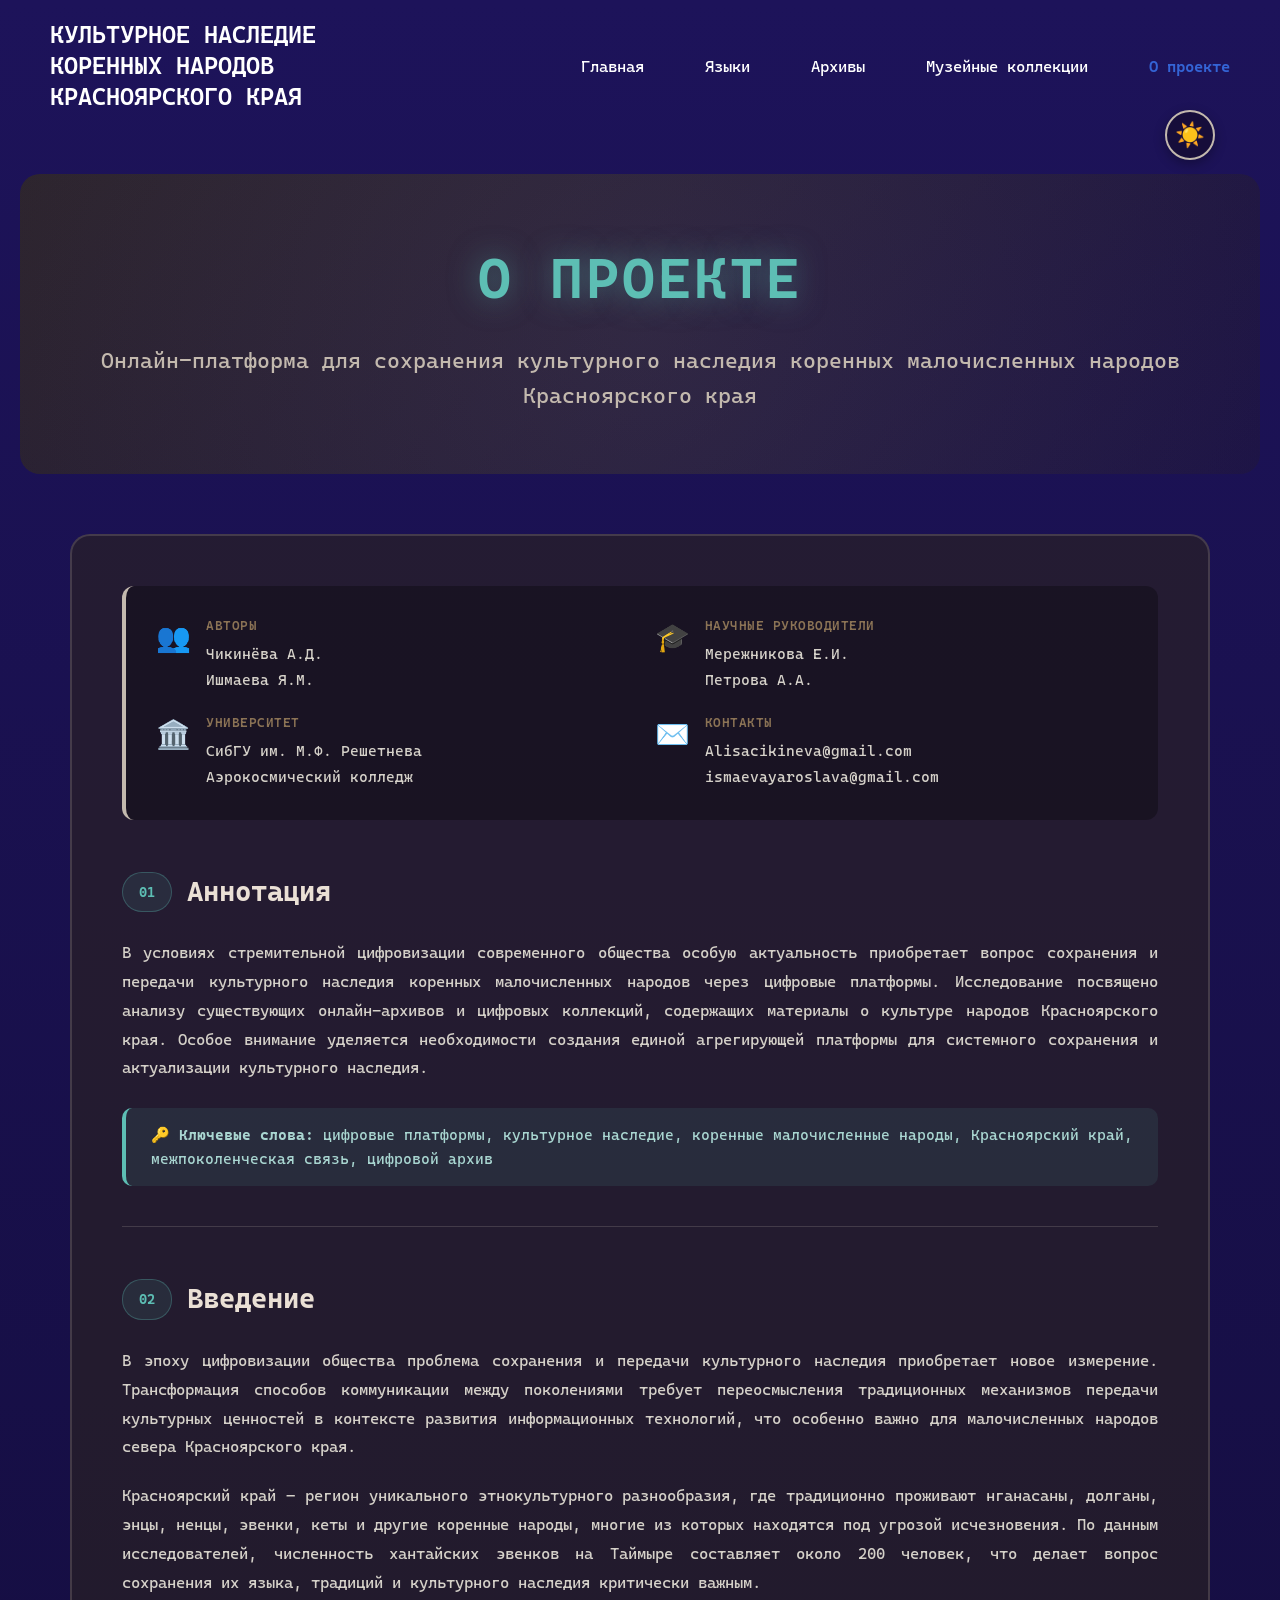
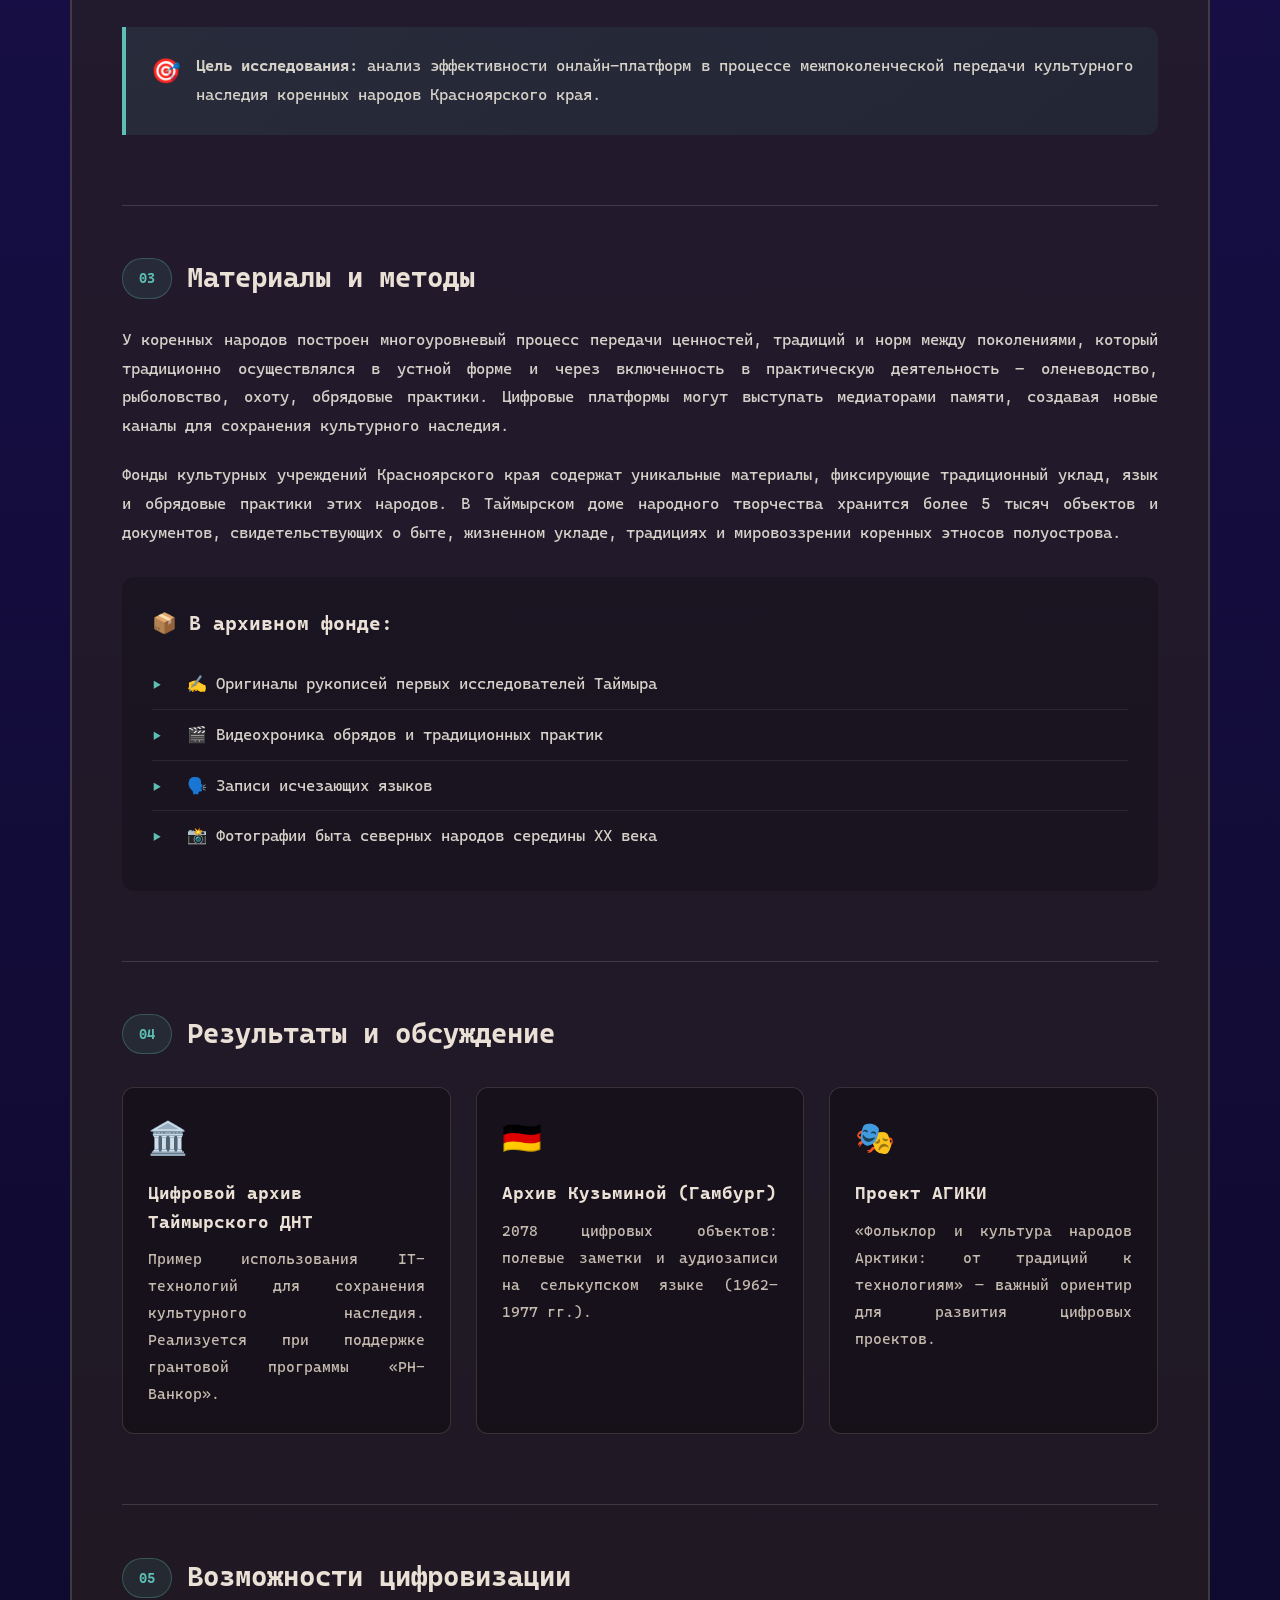
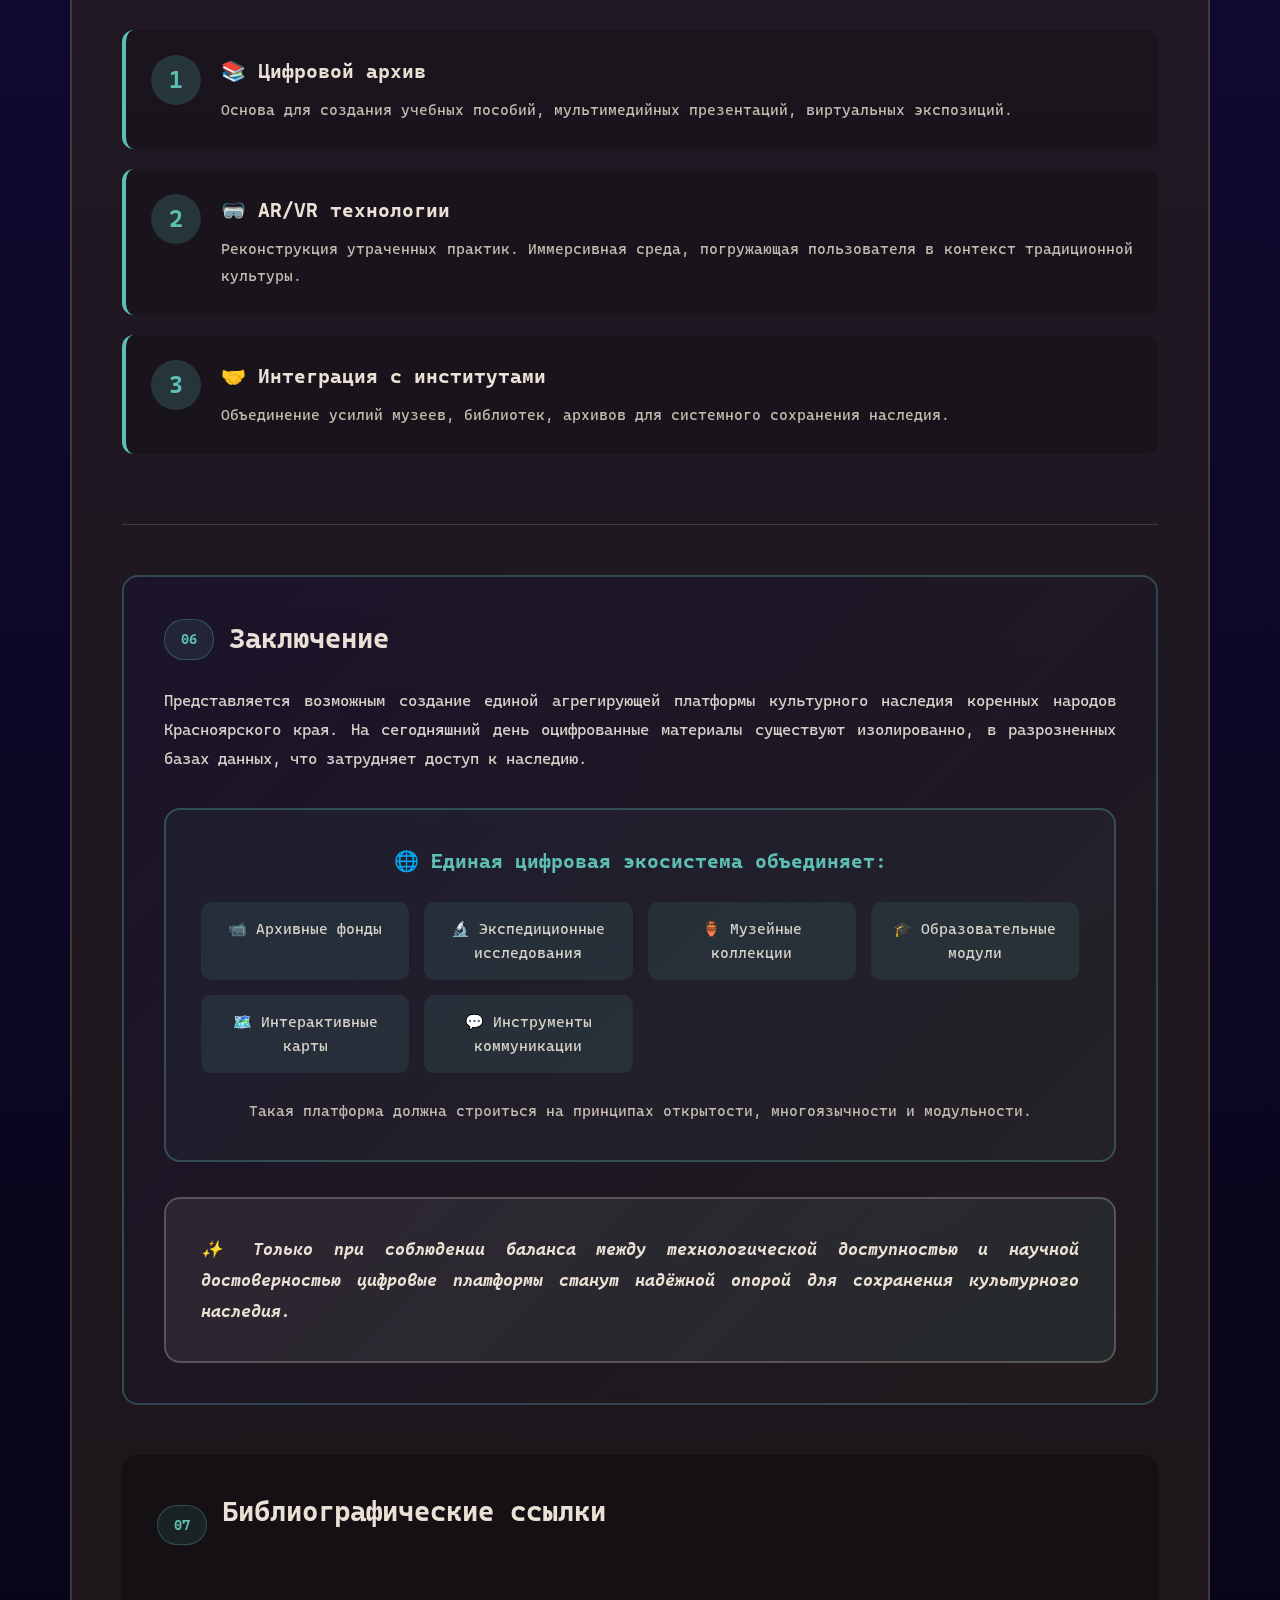
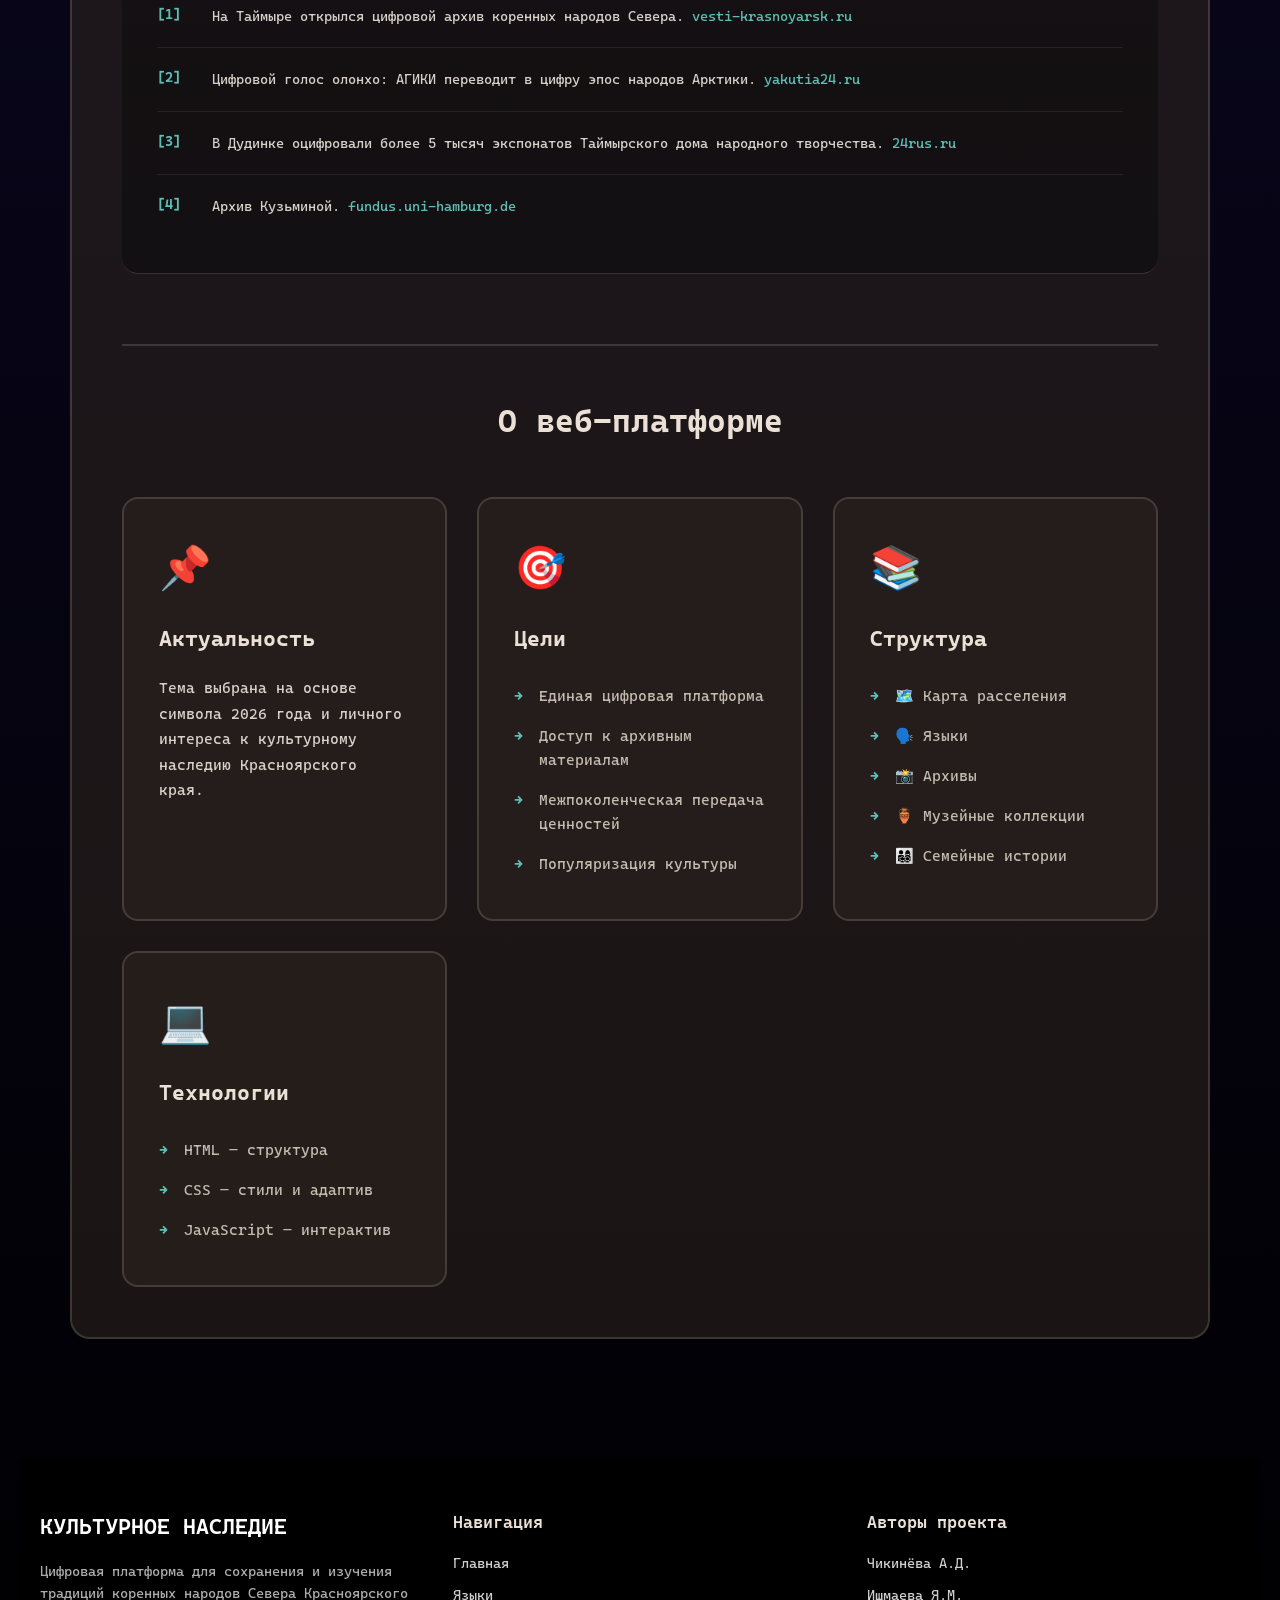
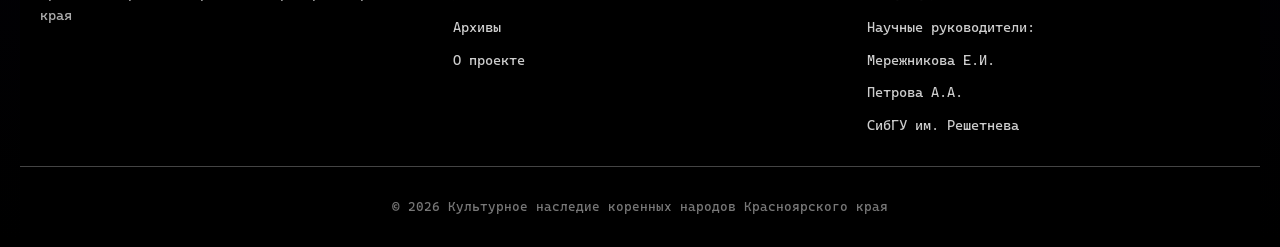
<file: about.html>
<!DOCTYPE html>
<html lang="ru">

<head>
    <meta charset="UTF-8">
    <meta name="viewport" content="width=device-width, initial-scale=1.0">
    <title>О проекте - Культурное наследие</title>
    <link rel="stylesheet" href="static/css/style.css">
    <link rel="stylesheet" href="static/css/about.css">
</head>

<body>
    <!-- Кнопка переключения темы -->
    <button class="theme-toggle" id="themeToggle" aria-label="Переключить тему">
        <span class="theme-icon">☀️</span>
    </button>

    <div class="wrapper">
        <div class="container">
            <!-- Шапка сайта -->
            <header>
                <div class="logo">
                    Культурное наследие<br>
                    коренных народов<br>
                    Красноярского края
                </div>
                <nav>
                    <ul>
                        <li><a href="index.html">Главная</a></li>
                        <li><a href="languages.html">Языки</a></li>
                        <li><a href="archives.html">Архивы</a></li>
                        <li><a href="museum.html">Музейные коллекции</a></li>
                        <li class="active"><a href="about.html">О проекте</a></li>
                    </ul>
                </nav>
            </header>

            <!-- Основной контент -->
            <main class="about-main">
                <!-- Заголовок с анимацией -->
                <section class="about-hero">
                    <h1 class="hero-title">
                        <span class="title-line highlight">О проекте</span>
                    </h1>
                    <p class="hero-subtitle">Онлайн-платформа для сохранения культурного наследия коренных малочисленных
                        народов Красноярского края</p>
                    <div class="hero-decoration"></div>
                </section>

                <!-- Контейнер со статьей -->
                <div class="article-container">
                    <article class="article-content">
                        <!-- Мета-информация с иконками -->
                        <div class="article-meta">
                            <div class="meta-row">
                                <div class="meta-item">
                                    <span class="meta-icon">👥</span>
                                    <div>
                                        <span class="meta-label">Авторы</span>
                                        <span class="meta-value">Чикинёва А.Д.<br>Ишмаева Я.М.</span>
                                    </div>
                                </div>
                                <div class="meta-item">
                                    <span class="meta-icon">🎓</span>
                                    <div>
                                        <span class="meta-label">Научные руководители</span>
                                        <span class="meta-value">Мережникова Е.И.<br>Петрова А.А.</span>
                                    </div>
                                </div>
                            </div>
                            <div class="meta-row">
                                <div class="meta-item">
                                    <span class="meta-icon">🏛️</span>
                                    <div>
                                        <span class="meta-label">Университет</span>
                                        <span class="meta-value">СибГУ им. М.Ф. Решетнева<br>Аэрокосмический
                                            колледж</span>
                                    </div>
                                </div>
                                <div class="meta-item">
                                    <span class="meta-icon">✉️</span>
                                    <div>
                                        <span class="meta-label">Контакты</span>
                                        <a href="mailto:Alisacikineva@gmail.com"
                                            class="meta-value">Alisacikineva@gmail.com</a>
                                        <a href="mailto:ismaevayaroslava@gmail.com"
                                            class="meta-value">ismaevayaroslava@gmail.com</a>
                                    </div>
                                </div>
                            </div>
                        </div>

                        <!-- Аннотация -->
                        <section class="article-section">
                            <div class="section-header">
                                <span class="section-number">01</span>
                                <h2>Аннотация</h2>
                            </div>
                            <p>В условиях стремительной цифровизации современного общества особую актуальность
                                приобретает вопрос сохранения и передачи культурного наследия коренных малочисленных
                                народов через цифровые платформы. Исследование посвящено анализу существующих
                                онлайн-архивов и цифровых коллекций, содержащих материалы о культуре народов
                                Красноярского края. Особое внимание уделяется необходимости создания единой агрегирующей
                                платформы для системного сохранения и актуализации культурного наследия.</p>

                            <div class="keywords">
                                <strong>🔑 Ключевые слова:</strong> цифровые платформы, культурное наследие, коренные
                                малочисленные народы, Красноярский край, межпоколенческая связь, цифровой архив
                            </div>
                        </section>

                        <!-- Введение -->
                        <section class="article-section">
                            <div class="section-header">
                                <span class="section-number">02</span>
                                <h2>Введение</h2>
                            </div>
                            <p>В эпоху цифровизации общества проблема сохранения и передачи культурного наследия
                                приобретает новое измерение. Трансформация способов коммуникации между поколениями
                                требует переосмысления традиционных механизмов передачи культурных ценностей в контексте
                                развития информационных технологий, что особенно важно для малочисленных народов севера
                                Красноярского края.</p>

                            <p>Красноярский край – регион уникального этнокультурного разнообразия, где традиционно
                                проживают нганасаны, долганы, энцы, ненцы, эвенки, кеты и другие коренные народы, многие
                                из которых находятся под угрозой исчезновения. По данным исследователей, численность
                                хантайских эвенков на Таймыре составляет около 200 человек, что делает вопрос сохранения
                                их языка, традиций и культурного наследия критически важным.</p>

                            <div class="highlight-box">
                                <span class="highlight-icon">🎯</span>
                                <p><strong>Цель исследования:</strong> анализ эффективности онлайн-платформ в процессе
                                    межпоколенческой передачи культурного наследия коренных народов Красноярского края.
                                </p>
                            </div>
                        </section>

                        <!-- Материалы и методы -->
                        <section class="article-section">
                            <div class="section-header">
                                <span class="section-number">03</span>
                                <h2>Материалы и методы</h2>
                            </div>
                            <p>У коренных народов построен многоуровневый процесс передачи ценностей, традиций и норм
                                между поколениями, который традиционно осуществлялся в устной форме и через включенность
                                в практическую деятельность – оленеводство, рыболовство, охоту, обрядовые практики.
                                Цифровые платформы могут выступать медиаторами памяти, создавая новые каналы для
                                сохранения культурного наследия.</p>

                            <p>Фонды культурных учреждений Красноярского края содержат уникальные материалы, фиксирующие
                                традиционный уклад, язык и обрядовые практики этих народов. В Таймырском доме народного
                                творчества хранится более 5 тысяч объектов и документов, свидетельствующих о быте,
                                жизненном укладе, традициях и мировоззрении коренных этносов полуострова.</p>

                            <div class="archive-list">
                                <h3>📦 В архивном фонде:</h3>
                                <ul>
                                    <li>✍️ Оригиналы рукописей первых исследователей Таймыра</li>
                                    <li>🎬 Видеохроника обрядов и традиционных практик</li>
                                    <li>🗣️ Записи исчезающих языков</li>
                                    <li>📸 Фотографии быта северных народов середины XX века</li>
                                </ul>
                            </div>
                        </section>

                        <!-- Результаты и обсуждение -->
                        <section class="article-section">
                            <div class="section-header">
                                <span class="section-number">04</span>
                                <h2>Результаты и обсуждение</h2>
                            </div>

                            <div class="examples-grid">
                                <div class="example-card">
                                    <div class="example-icon">🏛️</div>
                                    <h3>Цифровой архив Таймырского ДНТ</h3>
                                    <p>Пример использования IT-технологий для сохранения культурного наследия.
                                        Реализуется при поддержке грантовой программы «РН-Ванкор».</p>
                                </div>
                                <div class="example-card">
                                    <div class="example-icon">🇩🇪</div>
                                    <h3>Архив Кузьминой (Гамбург)</h3>
                                    <p>2078 цифровых объектов: полевые заметки и аудиозаписи на селькупском языке
                                        (1962–1977 гг.).</p>
                                </div>
                                <div class="example-card">
                                    <div class="example-icon">🎭</div>
                                    <h3>Проект АГИКИ</h3>
                                    <p>«Фольклор и культура народов Арктики: от традиций к технологиям» — важный
                                        ориентир для развития цифровых проектов.</p>
                                </div>
                            </div>
                        </section>

                        <!-- Возможности цифровизации -->
                        <section class="article-section">
                            <div class="section-header">
                                <span class="section-number">05</span>
                                <h2>Возможности цифровизации</h2>
                            </div>

                            <div class="opportunities-list">
                                <div class="opportunity-item">
                                    <div class="opportunity-number">1</div>
                                    <div class="opportunity-content">
                                        <h3>📚 Цифровой архив</h3>
                                        <p>Основа для создания учебных пособий, мультимедийных презентаций, виртуальных
                                            экспозиций.</p>
                                    </div>
                                </div>
                                <div class="opportunity-item">
                                    <div class="opportunity-number">2</div>
                                    <div class="opportunity-content">
                                        <h3>🥽 AR/VR технологии</h3>
                                        <p>Реконструкция утраченных практик. Иммерсивная среда, погружающая пользователя
                                            в контекст традиционной культуры.</p>
                                    </div>
                                </div>
                                <div class="opportunity-item">
                                    <div class="opportunity-number">3</div>
                                    <div class="opportunity-content">
                                        <h3>🤝 Интеграция с институтами</h3>
                                        <p>Объединение усилий музеев, библиотек, архивов для системного сохранения
                                            наследия.</p>
                                    </div>
                                </div>
                            </div>
                        </section>

                        <!-- Заключение -->
                        <section class="article-section conclusion">
                            <div class="section-header">
                                <span class="section-number">06</span>
                                <h2>Заключение</h2>
                            </div>

                            <p>Представляется возможным создание единой агрегирующей платформы культурного наследия
                                коренных народов Красноярского края. На сегодняшний день оцифрованные материалы
                                существуют изолированно, в разрозненных базах данных, что затрудняет доступ к наследию.
                            </p>

                            <div class="ecosystem-box">
                                <h3>🌐 Единая цифровая экосистема объединяет:</h3>
                                <div class="ecosystem-grid">
                                    <div class="ecosystem-item">📹 Архивные фонды</div>
                                    <div class="ecosystem-item">🔬 Экспедиционные исследования</div>
                                    <div class="ecosystem-item">🏺 Музейные коллекции</div>
                                    <div class="ecosystem-item">🎓 Образовательные модули</div>
                                    <div class="ecosystem-item">🗺️ Интерактивные карты</div>
                                    <div class="ecosystem-item">💬 Инструменты коммуникации</div>
                                </div>
                                <p>Такая платформа должна строиться на принципах открытости, многоязычности и
                                    модульности.</p>
                            </div>

                            <div class="final-thought">
                                <p><strong>✨ Только при соблюдении баланса между технологической доступностью и научной
                                        достоверностью цифровые платформы станут надёжной опорой для сохранения
                                        культурного наследия.</strong></p>
                            </div>
                        </section>

                        <!-- Библиография -->
                        <section class="article-section bibliography">
                            <div class="section-header">
                                <span class="section-number">07</span>
                                <h2>Библиографические ссылки</h2>
                            </div>
                            <ol>
                                <li>На Таймыре открылся цифровой архив коренных народов Севера. <a
                                        href="https://www.vesti-krasnoyarsk.ru/news/kyltyra/post-56971/"
                                        target="_blank">vesti-krasnoyarsk.ru</a></li>
                                <li>Цифровой голос олонхо: АГИКИ переводит в цифру эпос народов Арктики. <a
                                        href="https://www.yakutia24.ru/news/kultura/tsifrovoj-golos-olonkho-agiki-perevodit-v-tsifru-epos-narodov-arktiki"
                                        target="_blank">yakutia24.ru</a></li>
                                <li>В Дудинке оцифровали более 5 тысяч экспонатов Таймырского дома народного творчества.
                                    <a href="https://24rus.ru/news/economy/237227.html" target="_blank">24rus.ru</a>
                                </li>
                                <li>Архив Кузьминой. <a
                                        href="https://www.fundus.uni-hamburg.de/en/collections/kuzmina_archive?page=77"
                                        target="_blank">fundus.uni-hamburg.de</a></li>
                            </ol>
                        </section>

                        <!-- Информация о проекте -->
                        <section class="project-info">
                            <h2>О веб-платформе</h2>
                            <div class="info-cards">
                                <div class="info-card">
                                    <div class="info-icon">📌</div>
                                    <h3>Актуальность</h3>
                                    <p>Тема выбрана на основе символа 2026 года и личного интереса к культурному
                                        наследию Красноярского края.</p>
                                </div>
                                <div class="info-card">
                                    <div class="info-icon">🎯</div>
                                    <h3>Цели</h3>
                                    <ul>
                                        <li>Единая цифровая платформа</li>
                                        <li>Доступ к архивным материалам</li>
                                        <li>Межпоколенческая передача ценностей</li>
                                        <li>Популяризация культуры</li>
                                    </ul>
                                </div>
                                <div class="info-card">
                                    <div class="info-icon">📚</div>
                                    <h3>Структура</h3>
                                    <ul>
                                        <li>🗺️ Карта расселения</li>
                                        <li>🗣️ Языки</li>
                                        <li>📸 Архивы</li>
                                        <li>🏺 Музейные коллекции</li>
                                        <li>👨‍👩‍👧‍👦 Семейные истории</li>
                                    </ul>
                                </div>
                                <div class="info-card">
                                    <div class="info-icon">💻</div>
                                    <h3>Технологии</h3>
                                    <ul>
                                        <li>HTML — структура</li>
                                        <li>CSS — стили и адаптив</li>
                                        <li>JavaScript — интерактив</li>
                                    </ul>
                                </div>
                            </div>
                        </section>
                    </article>
                </div>
            </main>

            <!-- Подвал -->
            <footer>
                <div class="footer-content">
                    <div class="footer-block">
                        <div class="footer-logo">Культурное наследие</div>
                        <p>Цифровая платформа для сохранения и изучения традиций коренных народов Севера Красноярского
                            края</p>
                    </div>
                    <div class="footer-block">
                        <h4>Навигация</h4>
                        <ul>
                            <li><a href="index.html">Главная</a></li>
                            <li><a href="languages.html">Языки</a></li>
                            <li><a href="archives.html">Архивы</a></li>
                            <li><a href="about.html">О проекте</a></li>
                        </ul>
                    </div>
                    <div class="footer-block">
                        <h4>Авторы проекта</h4>
                        <ul>
                            <li>Чикинёва А.Д.</li>
                            <li>Ишмаева Я.М.</li>
                            <li>Научные руководители:</li>
                            <li>Мережникова Е.И.</li>
                            <li>Петрова А.А.</li>
                            <li>СибГУ им. Решетнева</li>
                        </ul>
                    </div>
                </div>
                <hr>
                <p class="copyright">© 2026 Культурное наследие коренных народов Красноярского края</p>
            </footer>
        </div>
    </div>

    <script>
        // АНИМАЦИЯ ПОЯВЛЕНИЯ ПРИ СКРОЛЛЕ
        document.addEventListener('DOMContentLoaded', function () {
            const observerOptions = {
                threshold: 0.1,
                rootMargin: '0px 0px -50px 0px'
            };

            const observer = new IntersectionObserver((entries) => {
                entries.forEach(entry => {
                    if (entry.isIntersecting) {
                        entry.target.style.opacity = '1';
                        entry.target.style.transform = 'translateY(0)';
                    }
                });
            }, observerOptions);

            document.querySelectorAll('.article-section, .info-card, .example-card, .opportunity-item').forEach((el, index) => {
                el.style.opacity = '0';
                el.style.transform = 'translateY(30px)';
                el.style.transition = `opacity 0.6s ease ${index * 0.1}s, transform 0.6s ease ${index * 0.1}s`;
                observer.observe(el);
            });

            // ПЕРЕКЛЮЧЕНИЕ ТЕМЫ
            const themeToggle = document.getElementById('themeToggle');
            const themeIcon = document.querySelector('.theme-icon');
            const body = document.body;

            const savedTheme = localStorage.getItem('theme');
            if (savedTheme === 'light') {
                body.classList.add('light-theme');
                if (themeIcon) themeIcon.textContent = '🌙';
            }

            if (themeToggle) {
                themeToggle.addEventListener('click', function () {
                    body.classList.toggle('light-theme');
                    if (body.classList.contains('light-theme')) {
                        if (themeIcon) themeIcon.textContent = '🌙';
                        localStorage.setItem('theme', 'light');
                    } else {
                        if (themeIcon) themeIcon.textContent = '☀️';
                        localStorage.setItem('theme', 'dark');
                    }
                });
            }
        });
    </script>
</body>

</html>
</file>
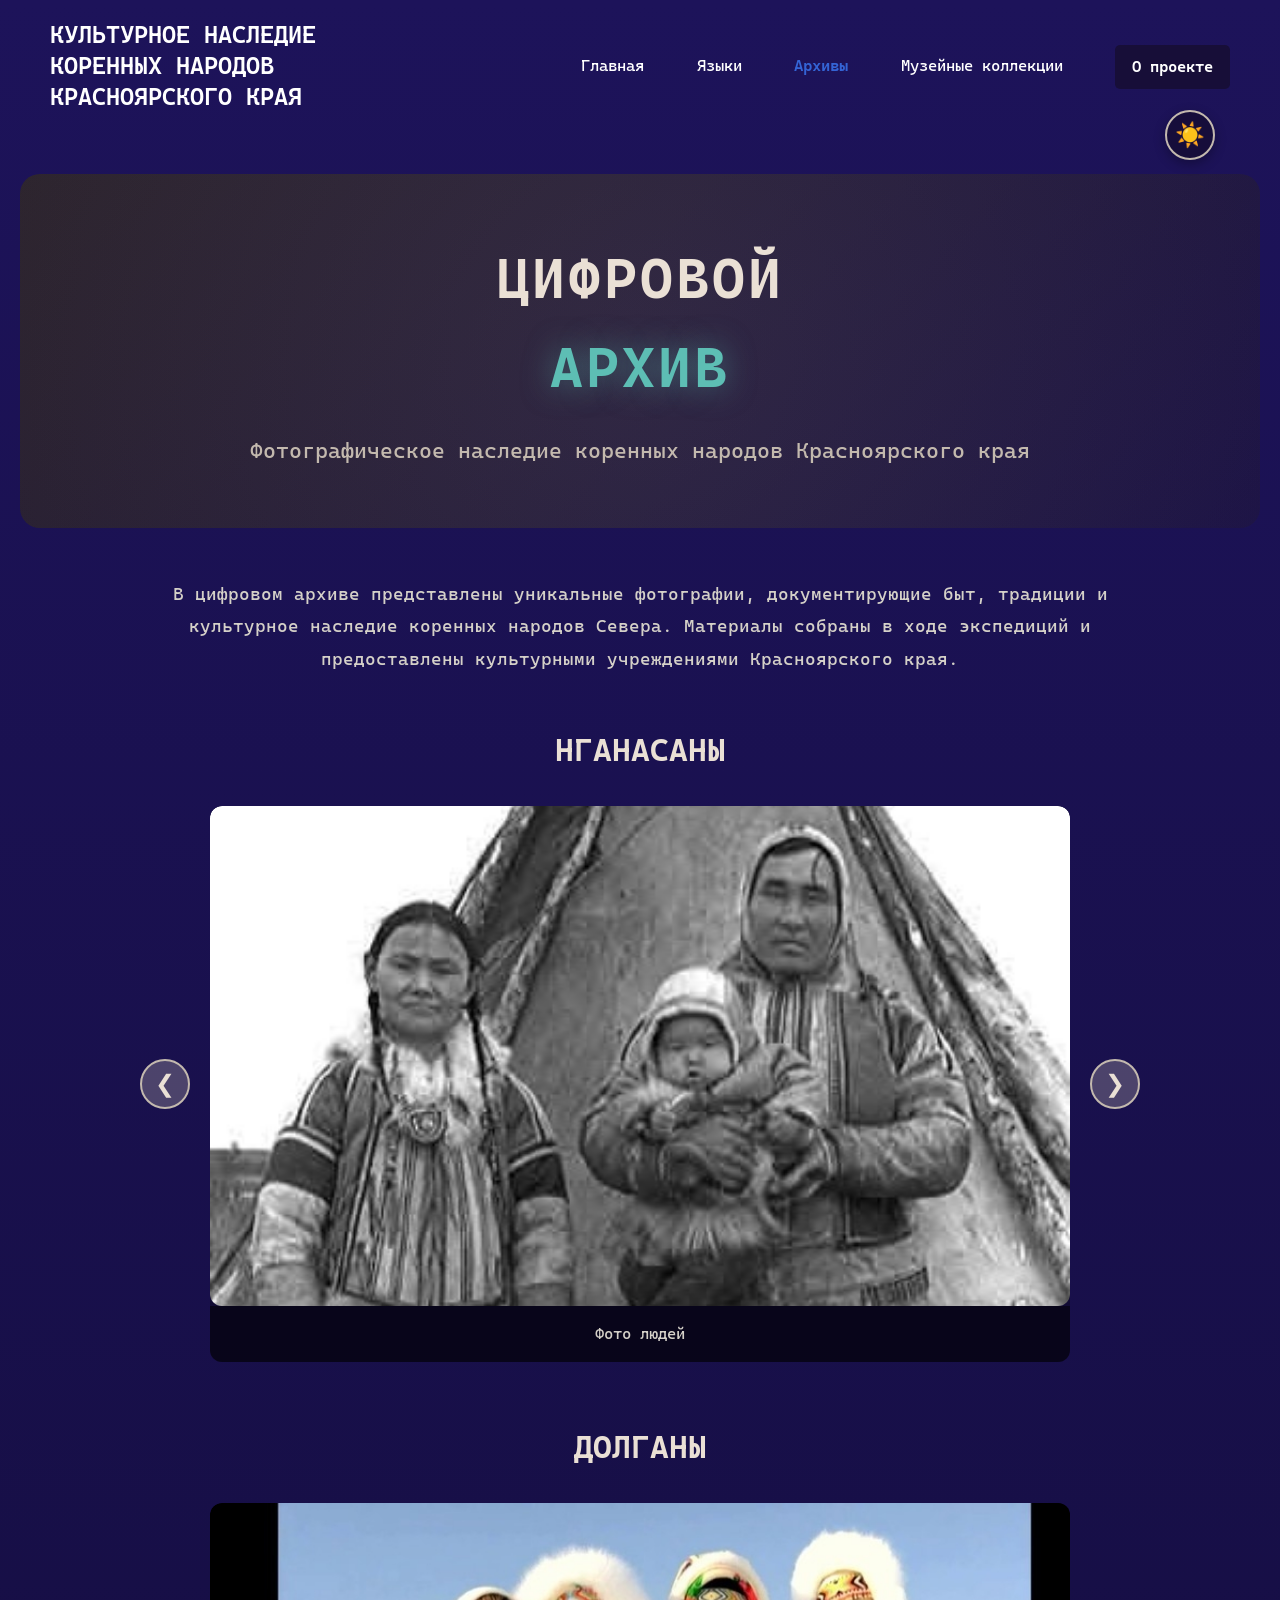
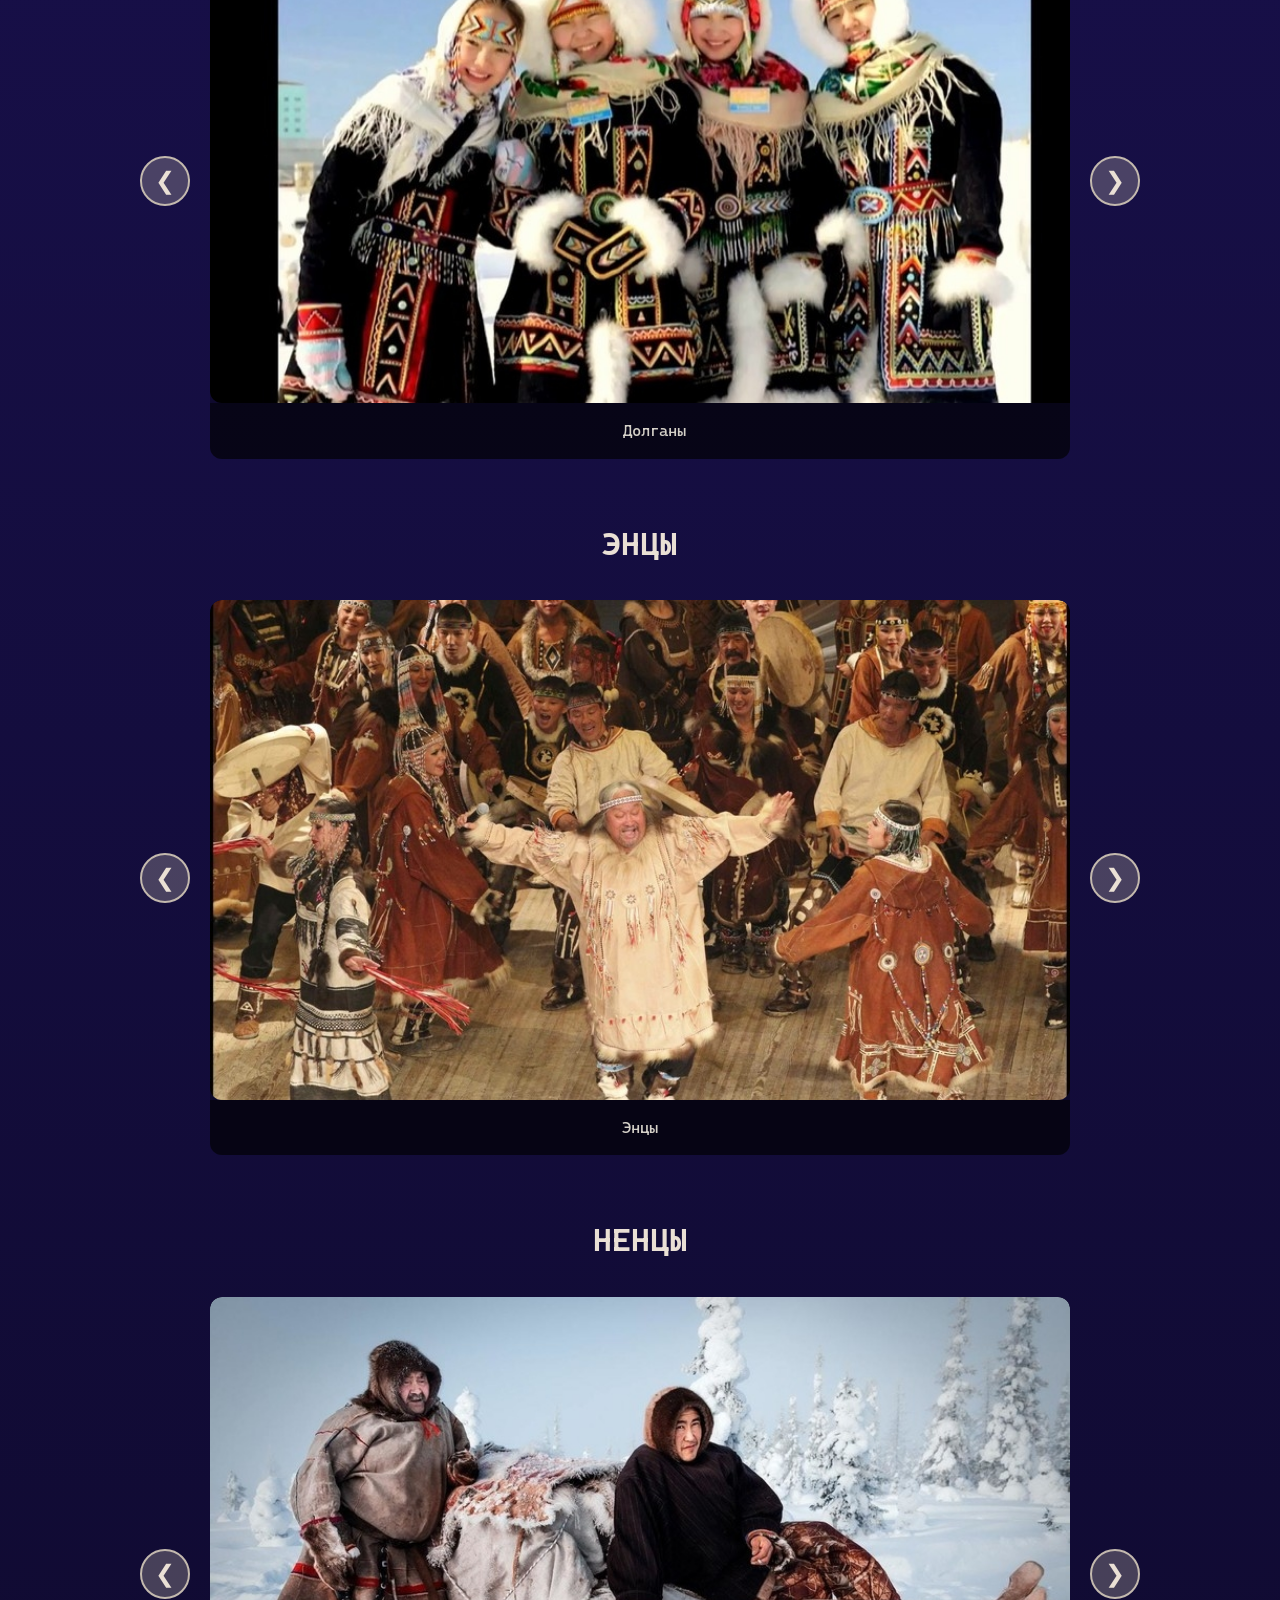
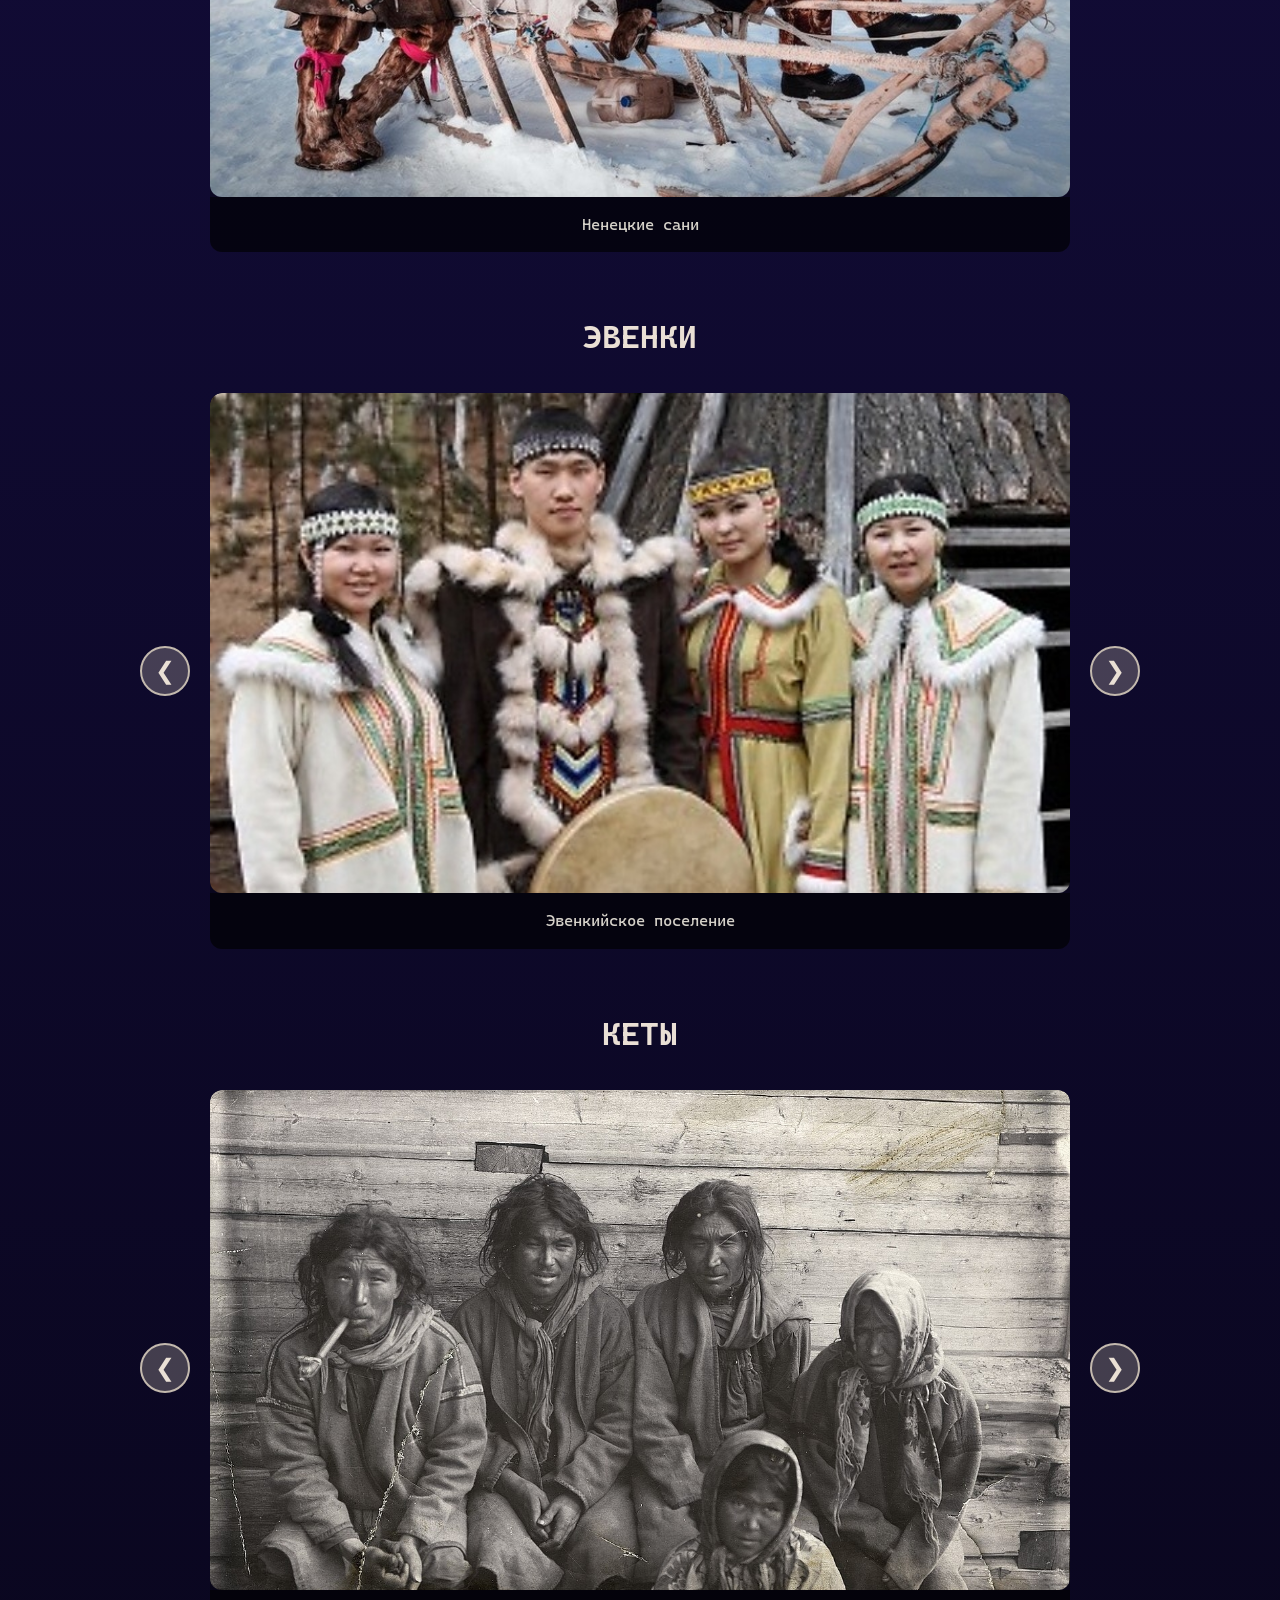
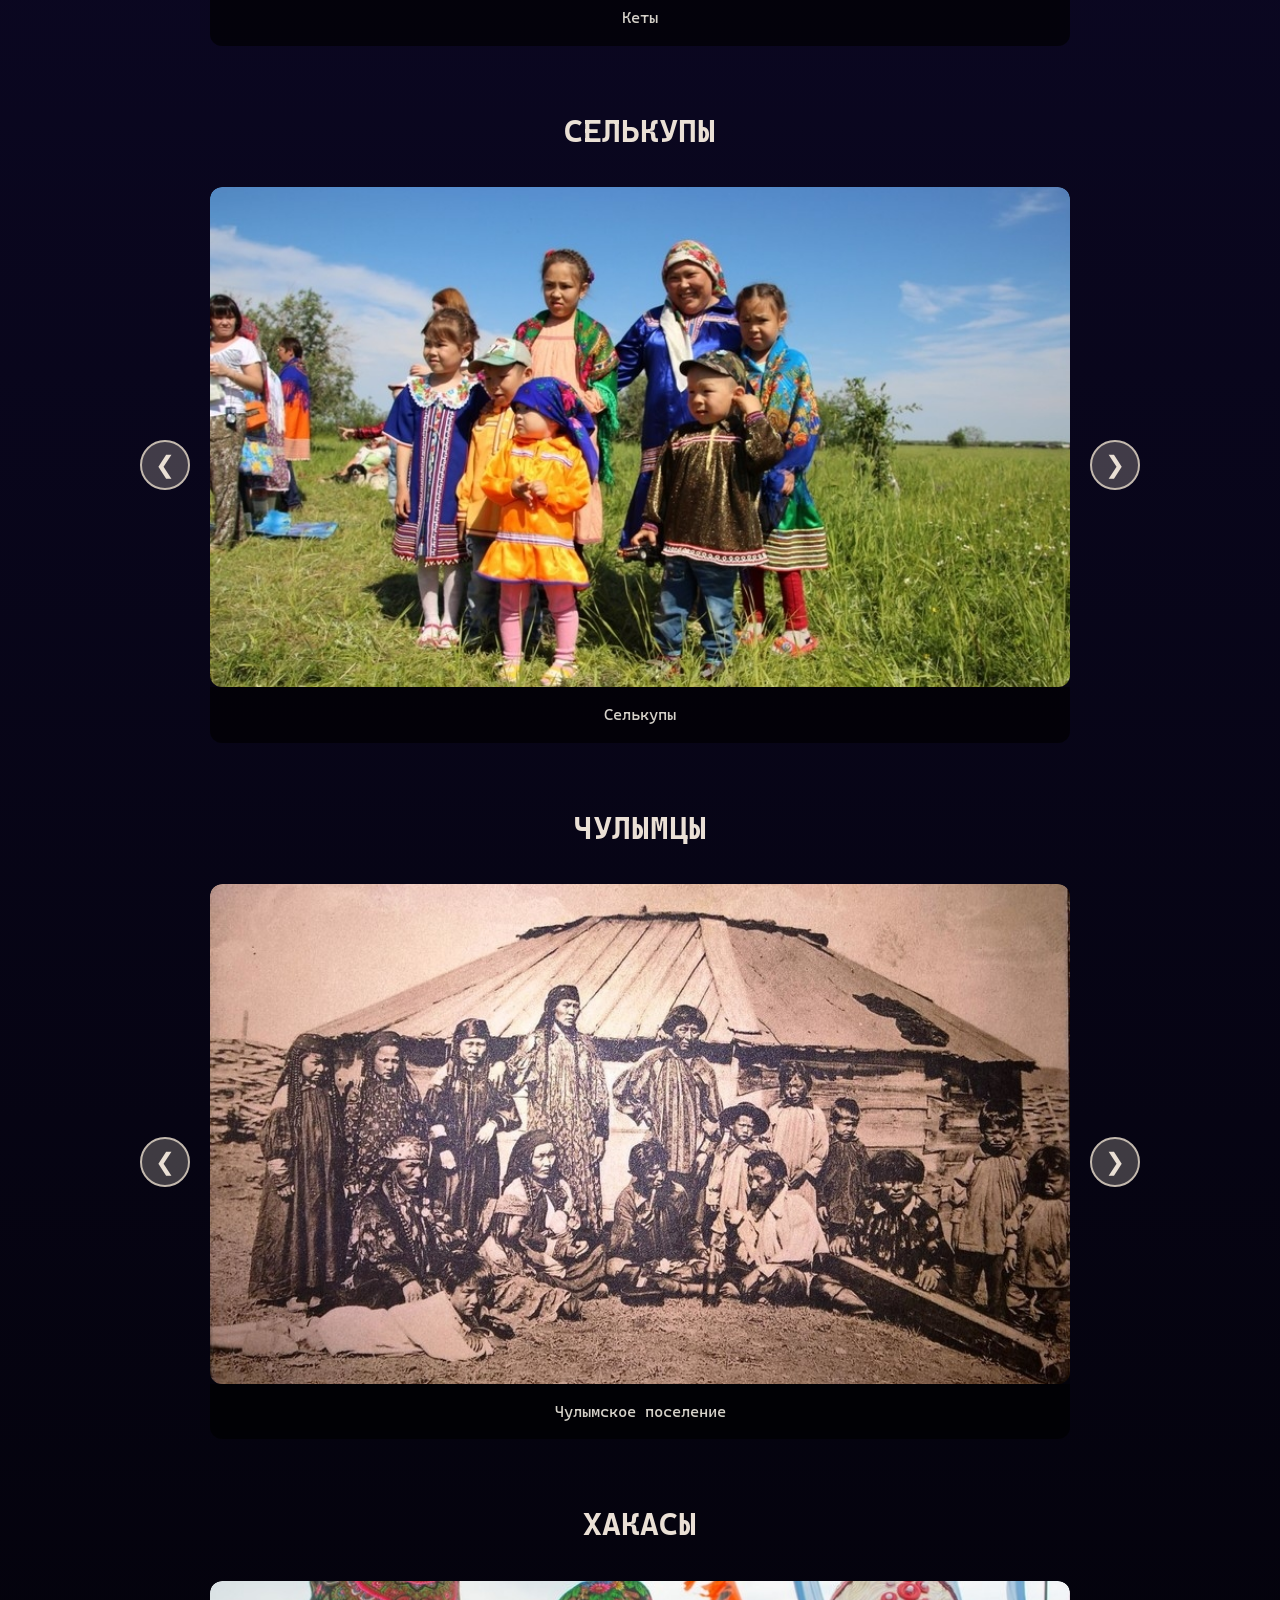
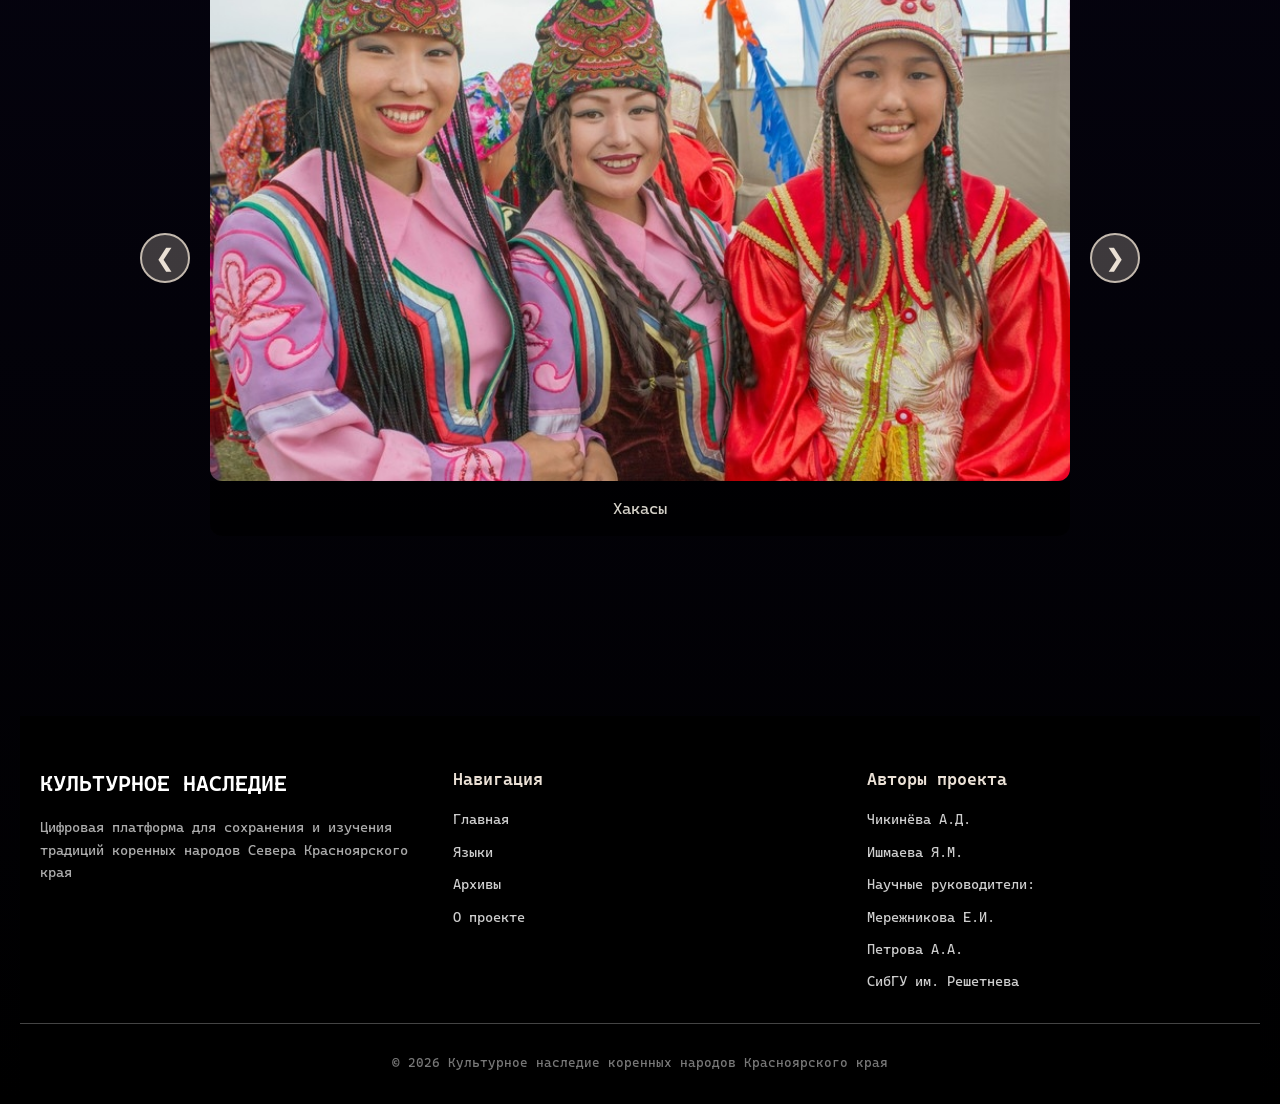
<file: archives.html>
<!DOCTYPE html>
<html lang="ru">

<head>
    <meta charset="UTF-8">
    <meta name="viewport" content="width=device-width, initial-scale=1.0">
    <title>Архивы - Культурное наследие</title>
    <link rel="stylesheet" href="static/css/style.css">
    <link rel="stylesheet" href="static/css/archives.css">
</head>

<body>
    <!-- Кнопка переключения темы -->
    <button class="theme-toggle" id="themeToggle" aria-label="Переключить тему">
        <span class="theme-icon">☀️</span>
    </button>

    <div class="wrapper">
        <div class="container">
            <!-- Шапка сайта -->
            <header>
                <div class="logo">
                    Культурное наследие<br>
                    коренных народов<br>
                    Красноярского края
                </div>
                <nav>
                    <ul>
                        <li><a href="index.html">Главная</a></li>
                        <li><a href="languages.html">Языки</a></li>
                        <li class="active"><a href="archives.html">Архивы</a></li>
                        <li><a href="museum.html">Музейные коллекции</a></li>
                        <li class="bth"><a href="about.html">О проекте</a></li>
                    </ul>
                </nav>
            </header>

            <!-- Основной контент -->
            <main class="archives-main">
                <!-- Заголовок с анимацией -->
                <section class="archives-hero">
                    <h1 class="hero-title">
                        <span class="title-line">Цифровой</span>
                        <span class="title-line highlight">архив</span>
                    </h1>
                    <p class="hero-subtitle">Фотографическое наследие коренных народов Красноярского края</p>
                </section>

                <section class="archives-intro">
                    <div class="intro-text">
                        <p>В цифровом архиве представлены уникальные фотографии, документирующие быт, традиции и
                            культурное наследие коренных народов Севера. Материалы собраны в ходе экспедиций и
                            предоставлены культурными учреждениями Красноярского края.</p>
                    </div>
                </section>

                <!-- Нганасаны -->
                <section class="people-carousel">
                    <h2>Нганасаны</h2>
                    <div class="carousel-container">
                        <button class="carousel-btn prev" data-carousel="nganasany">&#10094;</button>
                        <div class="carousel-wrapper">
                            <div class="carousel-track" id="nganasany-track">
                                <div class="carousel-slide">
                                    <img src="static/images/archives/nganasany/nganasany-1.jpg"
                                        alt="Нганасаны - фото 1">
                                    <p class="photo-caption">Фото людей</p>
                                </div>
                                <div class="carousel-slide">
                                    <img src="static/images/archives/nganasany/nganasany-2.jpg"
                                        alt="Нганасаны - фото 2">
                                    <p class="photo-caption">Нганасанские солнцезащитные очки</p>
                                </div>
                                <div class="carousel-slide">
                                    <img src="static/images/archives/nganasany/nganasany-3.jpg"
                                        alt="Нганасаны - фото 3">
                                    <p class="photo-caption">Нганасанская этно-фольклорная группа «Дентедиэ», 2018 год
                                    </p>
                                </div>
                            </div>
                        </div>
                        <button class="carousel-btn next" data-carousel="nganasany">&#10095;</button>
                    </div>
                </section>

                <!-- Долганы -->
                <section class="people-carousel">
                    <h2>Долганы</h2>
                    <div class="carousel-container">
                        <button class="carousel-btn prev" data-carousel="dolgany">&#10094;</button>
                        <div class="carousel-wrapper">
                            <div class="carousel-track" id="dolgany-track">
                                <div class="carousel-slide">
                                    <img src="static/images/archives/dolgany/dolgany-1.jpg" alt="Долганы - фото 1">
                                    <p class="photo-caption">Долганы</p>
                                </div>
                                <div class="carousel-slide">
                                    <img src="static/images/archives/dolgany/dolgany-2.jpg" alt="Долганы - фото 2">
                                    <p class="photo-caption">Национальная одежда долган</p>
                                </div>
                                <div class="carousel-slide">
                                    <img src="static/images/archives/dolgany/dolgany-3.jpg" alt="Долганы - фото 3">
                                    <p class="photo-caption">Традиционное блюдо</p>
                                </div>
                                <div class="carousel-slide">
                                    <img src="static/images/archives/dolgany/dolgany-4.jpg" alt="Долганы - фото 4">
                                    <p class="photo-caption">Рисунок национальной одежды</p>
                                </div>
                                <div class="carousel-slide">
                                    <img src="static/images/archives/dolgany/dolgany-5.jpg" alt="Долганы - фото 5">
                                    <p class="photo-caption">Долганская семья и дом</p>
                                </div>
                            </div>
                        </div>
                        <button class="carousel-btn next" data-carousel="dolgany">&#10095;</button>
                    </div>
                </section>

                <!-- Энцы -->
                <section class="people-carousel">
                    <h2>Энцы</h2>
                    <div class="carousel-container">
                        <button class="carousel-btn prev" data-carousel="entsy">&#10094;</button>
                        <div class="carousel-wrapper">
                            <div class="carousel-track" id="entsy-track">
                                <div class="carousel-slide">
                                    <img src="static/images/archives/entsy/entsy-1.jpg" alt="Энцы - фото 1">
                                    <p class="photo-caption">Энцы</p>
                                </div>
                                <div class="carousel-slide">
                                    <img src="static/images/archives/entsy/entsy-2.jpg" alt="Энцы - фото 2">
                                    <p class="photo-caption">Быт энцев</p>
                                </div>
                                <div class="carousel-slide">
                                    <img src="static/images/archives/entsy/entsy-3.jpg" alt="Энцы - фото 3">
                                    <p class="photo-caption">Быт энцев</p>
                                </div>
                                <div class="carousel-slide">
                                    <img src="static/images/archives/entsy/entsy-4.jpg" alt="Энцы - фото 4">
                                    <p class="photo-caption">Быт энцев</p>
                                </div>

                            </div>
                        </div>
                        <button class="carousel-btn next" data-carousel="entsy">&#10095;</button>
                    </div>
                </section>

                <!-- Ненцы -->
                <section class="people-carousel">
                    <h2>Ненцы</h2>
                    <div class="carousel-container">
                        <button class="carousel-btn prev" data-carousel="nentsy">&#10094;</button>
                        <div class="carousel-wrapper">
                            <div class="carousel-track" id="nentsy-track">
                                <div class="carousel-slide">
                                    <img src="static/images/archives/nentsy/nentsy-1.jpg" alt="Ненцы - фото 1">
                                    <p class="photo-caption">Ненецкие сани</p>
                                </div>
                                <div class="carousel-slide">
                                    <img src="static/images/archives/nentsy/nentsy-2.jpg" alt="Ненцы - фото 2">
                                    <p class="photo-caption">Старшее поколение</p>
                                </div>
                                <div class="carousel-slide">
                                    <img src="static/images/archives/nentsy/nentsy-3.jpg" alt="Ненцы - фото 3">
                                    <p class="photo-caption">Оленеводство</p>
                                </div>
                                <div class="carousel-slide">
                                    <img src="static/images/archives/nentsy/nentsy-4.jpg" alt="Ненцы - фото 4">
                                    <p class="photo-caption">Соревнования на оленях</p>
                                </div>
                                <div class="carousel-slide">
                                    <img src="static/images/archives/nentsy/nentsy-5.jpg" alt="Ненцы - фото 5">
                                    <p class="photo-caption">Дом ненцев</p>
                                </div>
                            </div>
                        </div>
                        <button class="carousel-btn next" data-carousel="nentsy">&#10095;</button>
                    </div>
                </section>

                <!-- Эвенки -->
                <section class="people-carousel">
                    <h2>Эвенки</h2>
                    <div class="carousel-container">
                        <button class="carousel-btn prev" data-carousel="evenki">&#10094;</button>
                        <div class="carousel-wrapper">
                            <div class="carousel-track" id="evenki-track">
                                <div class="carousel-slide">
                                    <img src="static/images/archives/evenki/evenki-1.jpg" alt="Эвенки - фото 1">
                                    <p class="photo-caption">Эвенкийское поселение</p>
                                </div>
                                <div class="carousel-slide">
                                    <img src="static/images/archives/evenki/evenki-2.jpg" alt="Эвенки - фото 2">
                                    <p class="photo-caption">Эвенки</p>
                                </div>
                                <div class="carousel-slide">
                                    <img src="static/images/archives/evenki/evenki-3.jpg" alt="Эвенки - фото 3">
                                    <p class="photo-caption">Традиционный костюм</p>
                                </div>
                                <div class="carousel-slide">
                                    <img src="static/images/archives/evenki/evenki-4.jpg" alt="Эвенки - фото 4">
                                    <p class="photo-caption">Оленеводство и быт</p>
                                </div>

                            </div>
                        </div>
                        <button class="carousel-btn next" data-carousel="evenki">&#10095;</button>
                    </div>
                </section>

                <!-- Кеты -->
                <section class="people-carousel">
                    <h2>Кеты</h2>
                    <div class="carousel-container">
                        <button class="carousel-btn prev" data-carousel="kety">&#10094;</button>
                        <div class="carousel-wrapper">
                            <div class="carousel-track" id="kety-track">
                                <div class="carousel-slide">
                                    <img src="static/images/archives/kety/kety-1.jpg" alt="Кеты - фото 1">
                                    <p class="photo-caption">Кеты</p>
                                </div>
                                <div class="carousel-slide">
                                    <img src="static/images/archives/kety/kety-2.jpg" alt="Кеты - фото 2">
                                </div>
                                <div class="carousel-slide">
                                    <img src="static/images/archives/kety/kety-3.jpg" alt="Кеты - фото 3">
                                    <p class="photo-caption">Традиционная одежда</p>
                                </div>
                                <div class="carousel-slide">
                                    <img src="static/images/archives/kety/kety-4.jpg" alt="Кеты - фото 4">
                                </div>
                                <div class="carousel-slide">
                                    <img src="static/images/archives/kety/kety-5.jpg" alt="Кеты - фото 5">
                                </div>
                                <div class="carousel-slide">
                                    <img src="static/images/archives/kety/kety-6.jpg" alt="Кеты - фото 6">
                                </div>
                                <div class="carousel-slide">
                                    <img src="static/images/archives/kety/kety-7.jpg" alt="Кеты - фото 7">
                                    <p class="photo-caption">Жилье</p>
                                </div>
                                <div class="carousel-slide">
                                    <img src="static/images/archives/kety/kety-8.jpg" alt="Кеты - фото 8">
                                </div>
                            </div>
                        </div>
                        <button class="carousel-btn next" data-carousel="kety">&#10095;</button>
                    </div>
                </section>

                <!-- Селькупы -->
                <section class="people-carousel">
                    <h2>Селькупы</h2>
                    <div class="carousel-container">
                        <button class="carousel-btn prev" data-carousel="selkupy">&#10094;</button>
                        <div class="carousel-wrapper">
                            <div class="carousel-track" id="selkupy-track">
                                <div class="carousel-slide">
                                    <img src="static/images/archives/selkupy/selkupy-1.jpg" alt="Селькупы - фото 1">
                                    <p class="photo-caption">Селькупы</p>
                                </div>
                                <div class="carousel-slide">
                                    <img src="static/images/archives/selkupy/selkupy-2.jpg" alt="Селькупы - фото 2">
                                    <p class="photo-caption">Национальные костюмы</p>
                                </div>
                                <div class="carousel-slide">
                                    <img src="static/images/archives/selkupy/selkupy-3.jpg" alt="Селькупы - фото 3">
                                    <p class="photo-caption">Дом</p>
                                </div>
                            
                            </div>
                        </div>
                        <button class="carousel-btn next" data-carousel="selkupy">&#10095;</button>
                    </div>
                </section>

                <!-- Чулымцы -->
                <section class="people-carousel">
                    <h2>Чулымцы</h2>
                    <div class="carousel-container">
                        <button class="carousel-btn prev" data-carousel="chulymtsy">&#10094;</button>
                        <div class="carousel-wrapper">
                            <div class="carousel-track" id="chulymtsy-track">
                                <div class="carousel-slide">
                                    <img src="static/images/archives/chulymtsy/chulymtsy-1.jpg" alt="Чулымцы - фото 1">
                                    <p class="photo-caption">Чулымское поселение</p>
                                </div>
                                <div class="carousel-slide">
                                    <img src="static/images/archives/chulymtsy/chulymtsy-2.jpg" alt="Чулымцы - фото 2">
                                    <p class="photo-caption">Традиционная одежда</p>
                                </div>
                                <div class="carousel-slide">
                                    <img src="static/images/archives/chulymtsy/chulymtsy-3.jpg" alt="Чулымцы - фото 3">
                                    <p class="photo-caption">Быт чулымцев</p>
                                </div>
                            </div>
                        </div>
                        <button class="carousel-btn next" data-carousel="chulymtsy">&#10095;</button>
                    </div>
                </section>

                <!-- Хакасы -->
                <section class="people-carousel">
                    <h2>Хакасы</h2>
                    <div class="carousel-container">
                        <button class="carousel-btn prev" data-carousel="khakases">&#10094;</button>
                        <div class="carousel-wrapper">
                            <div class="carousel-track" id="khakases-track">
                                <div class="carousel-slide">
                                    <img src="static/images/archives/khakases/khakases-1.jpg" alt="Хакасы - фото 1">
                                    <p class="photo-caption">Хакасы</p>
                                </div>
                                <div class="carousel-slide">
                                    <img src="static/images/archives/khakases/khakases-2.jpg" alt="Хакасы - фото 2">
                                    <p class="photo-caption">Национальный костюм</p>
                                </div>
                                <div class="carousel-slide">
                                    <img src="static/images/archives/khakases/khakases-3.jpg" alt="Хакасы - фото 3">
                                </div>
                                <div class="carousel-slide">
                                    <img src="static/images/archives/khakases/khakases-4.jpg" alt="Хакасы - фото 4">
                                    <p class="photo-caption">Традиционные жилье</p>
                                </div>
                                <div class="carousel-slide">
                                    <img src="static/images/archives/khakases/khakases-5.jpg" alt="Хакасы - фото 5">
                                    <p class="photo-caption">Культурное наследие</p>
                                </div>
                                <div class="carousel-slide">
                                    <img src="static/images/archives/khakases/khakases-6.jpg" alt="Хакасы - фото 6">
                                    <p class="photo-caption">Семья</p>
                                </div>
                            </div>
                        </div>
                        <button class="carousel-btn next" data-carousel="khakases">&#10095;</button>
                    </div>
                </section>

            </main>

            <!-- Подвал -->
            <footer>
                <div class="footer-content">
                    <div class="footer-block">
                        <div class="footer-logo">Культурное наследие</div>
                        <p>Цифровая платформа для сохранения и изучения традиций коренных народов Севера Красноярского
                            края</p>
                    </div>
                    <div class="footer-block">
                        <h4>Навигация</h4>
                        <ul>
                            <li><a href="index.html">Главная</a></li>
                            <li><a href="languages.html">Языки</a></li>
                            <li><a href="archives.html">Архивы</a></li>
                            <li><a href="about.html">О проекте</a></li>
                        </ul>
                    </div>
                    <div class="footer-block">
                        <h4>Авторы проекта</h4>
                        <ul>
                            <li>Чикинёва А.Д.</li>
                            <li>Ишмаева Я.М.</li>
                            <li>Научные руководители:</li>
                            <li>Мережникова Е.И.</li>
                            <li>Петрова А.А.</li>
                            <li>СибГУ им. Решетнева</li>
                        </ul>
                    </div>
                </div>
                <hr>
                <p class="copyright">© 2026 Культурное наследие коренных народов Красноярского края</p>
            </footer>
        </div>
    </div>

    <script>
        // ========================================
        // КАРУСЕЛИ ДЛЯ СТРАНИЦЫ АРХИВЫ
        // ========================================
        document.addEventListener('DOMContentLoaded', function () {
            // Инициализация всех каруселей
            const carousels = document.querySelectorAll('.carousel-container');

            carousels.forEach(carousel => {
                const track = carousel.querySelector('.carousel-track');
                const slides = carousel.querySelectorAll('.carousel-slide');
                const prevBtn = carousel.querySelector('.carousel-btn.prev');
                const nextBtn = carousel.querySelector('.carousel-btn.next');
                const counter = carousel.querySelector('.carousel-counter');

                let currentIndex = 0;
                const totalSlides = slides.length;

                // Обновление счетчика
                function updateCounter() {
                    if (counter) {
                        counter.textContent = `${currentIndex + 1} / ${totalSlides}`;
                    }
                }

                // Переход к слайду
                function goToSlide(index) {
                    if (index < 0) {
                        currentIndex = totalSlides - 1;
                    } else if (index >= totalSlides) {
                        currentIndex = 0;
                    } else {
                        currentIndex = index;
                    }

                    const offset = -currentIndex * 100;
                    track.style.transform = `translateX(${offset}%)`;
                    updateCounter();
                }

                // Следующий слайд
                function nextSlide() {
                    goToSlide(currentIndex + 1);
                }

                // Предыдущий слайд
                function prevSlide() {
                    goToSlide(currentIndex - 1);
                }

                // Обработчики событий
                if (nextBtn) {
                    nextBtn.addEventListener('click', function (e) {
                        e.preventDefault();
                        nextSlide();
                    });
                }

                if (prevBtn) {
                    prevBtn.addEventListener('click', function (e) {
                        e.preventDefault();
                        prevSlide();
                    });
                }

                // Инициализация счетчика
                updateCounter();
            });

            // ========================================
            // АНИМАЦИЯ ПОЯВЛЕНИЯ ПРИ СКРОЛЛЕ
            // ========================================
            const observerOptions = {
                threshold: 0.1,
                rootMargin: '0px 0px -50px 0px'
            };

            const observer = new IntersectionObserver((entries) => {
                entries.forEach(entry => {
                    if (entry.isIntersecting) {
                        entry.target.style.opacity = '1';
                        entry.target.style.transform = 'translateY(0)';
                    }
                });
            }, observerOptions);

            document.querySelectorAll('.people-carousel').forEach((carousel, index) => {
                carousel.style.opacity = '0';
                carousel.style.transform = 'translateY(30px)';
                carousel.style.transition = `opacity 0.6s ease ${index * 0.1}s, transform 0.6s ease ${index * 0.1}s`;
                observer.observe(carousel);
            });

            // ========================================
            // ПЕРЕКЛЮЧЕНИЕ ТЕМЫ
            // ========================================
            const themeToggle = document.getElementById('themeToggle');
            const themeIcon = document.querySelector('.theme-icon');
            const body = document.body;

            // Проверяем сохраненную тему
            const savedTheme = localStorage.getItem('theme');
            if (savedTheme === 'light') {
                body.classList.add('light-theme');
                if (themeIcon) {
                    themeIcon.textContent = '🌙';
                }
            }

            // Переключение темы
            if (themeToggle) {
                themeToggle.addEventListener('click', function () {
                    body.classList.toggle('light-theme');

                    if (body.classList.contains('light-theme')) {
                        if (themeIcon) {
                            themeIcon.textContent = '🌙';
                        }
                        localStorage.setItem('theme', 'light');
                    } else {
                        if (themeIcon) {
                            themeIcon.textContent = '☀️';
                        }
                        localStorage.setItem('theme', 'dark');
                    }
                });
            }
        });
    </script>
</body>

</html>
</file>
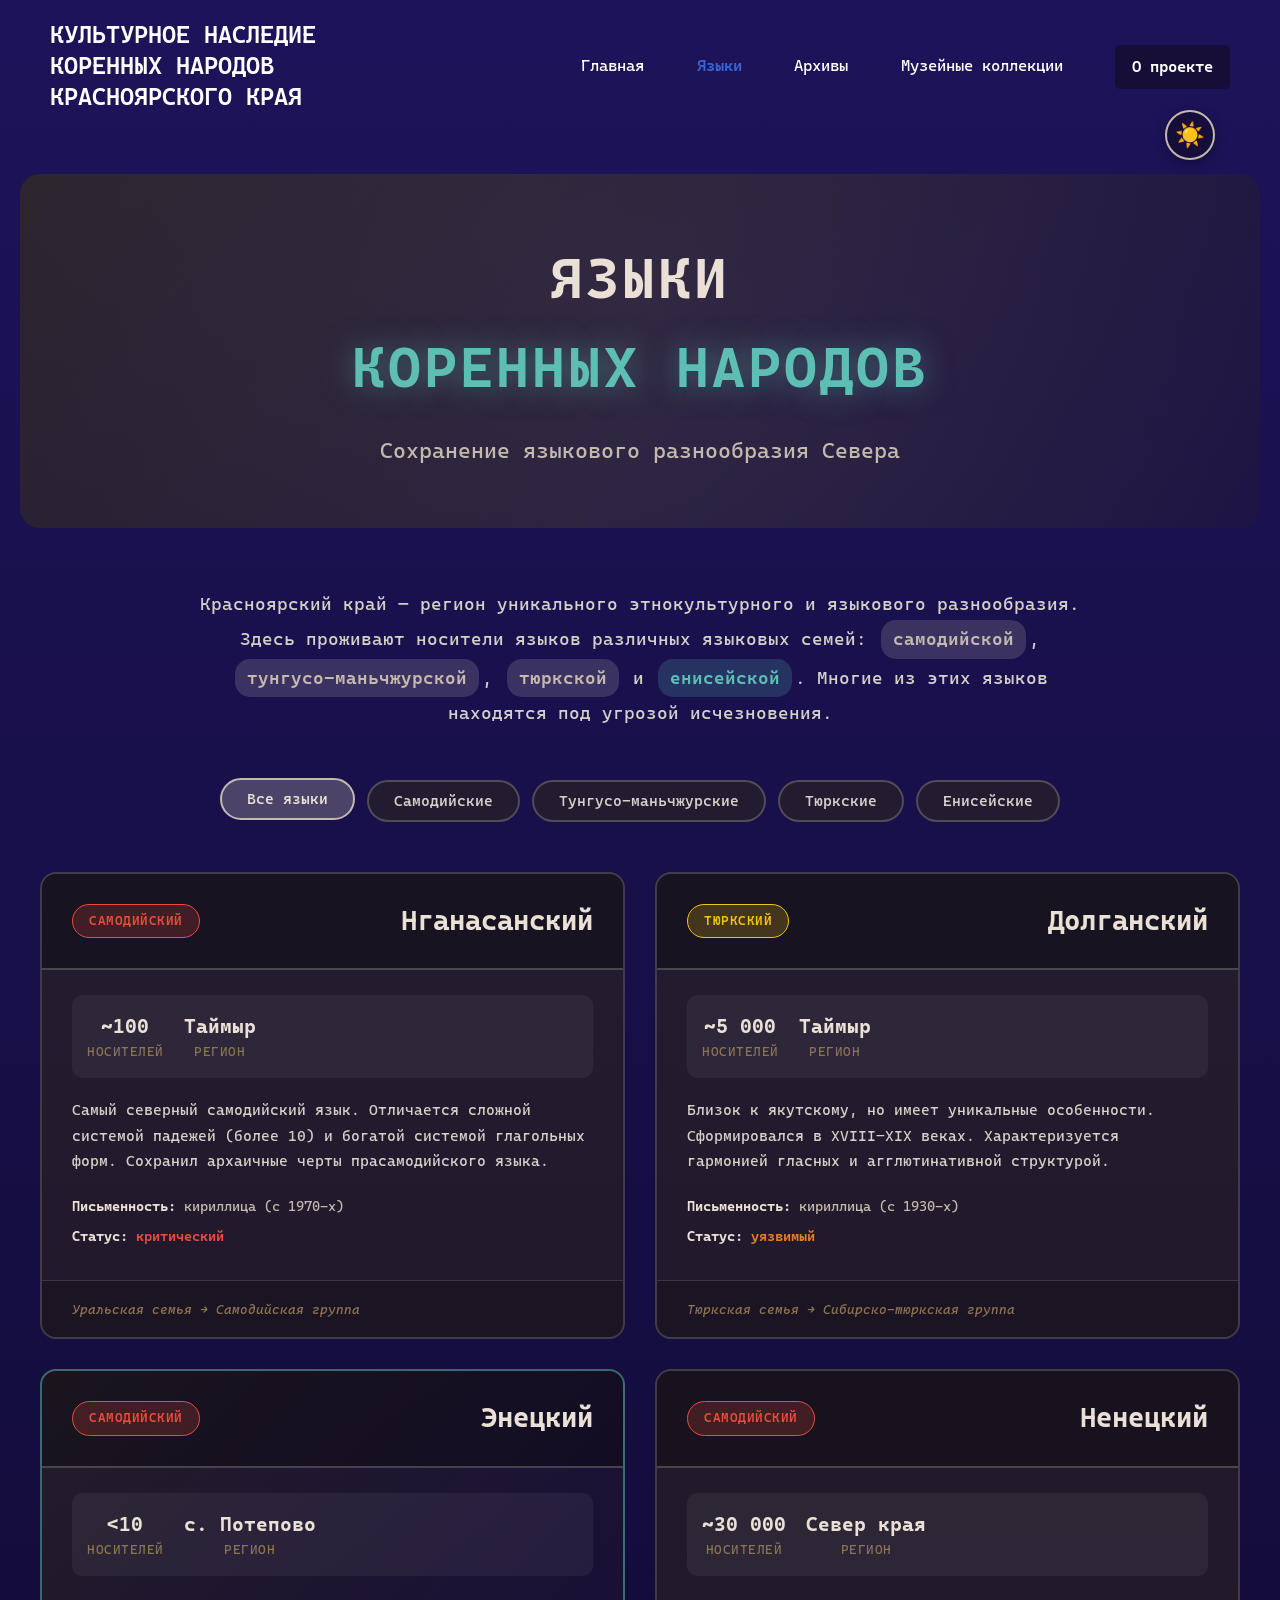
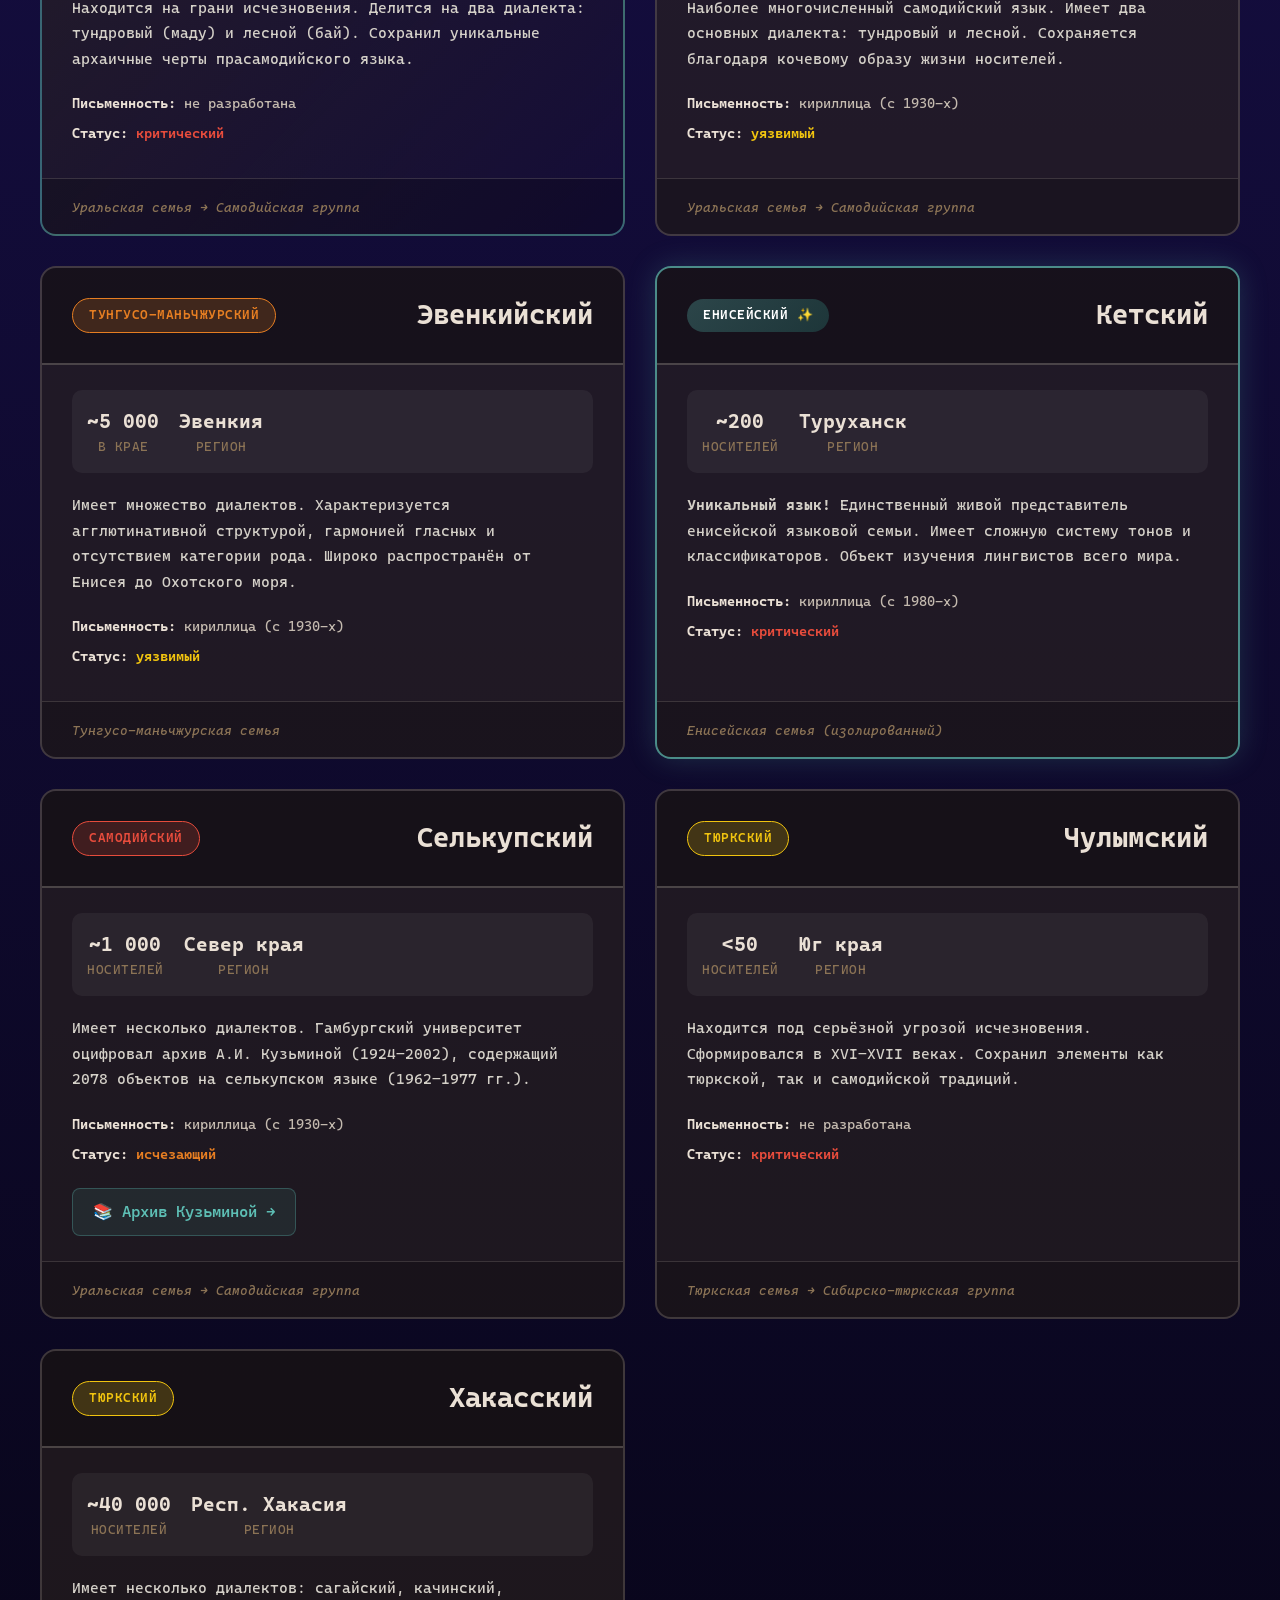
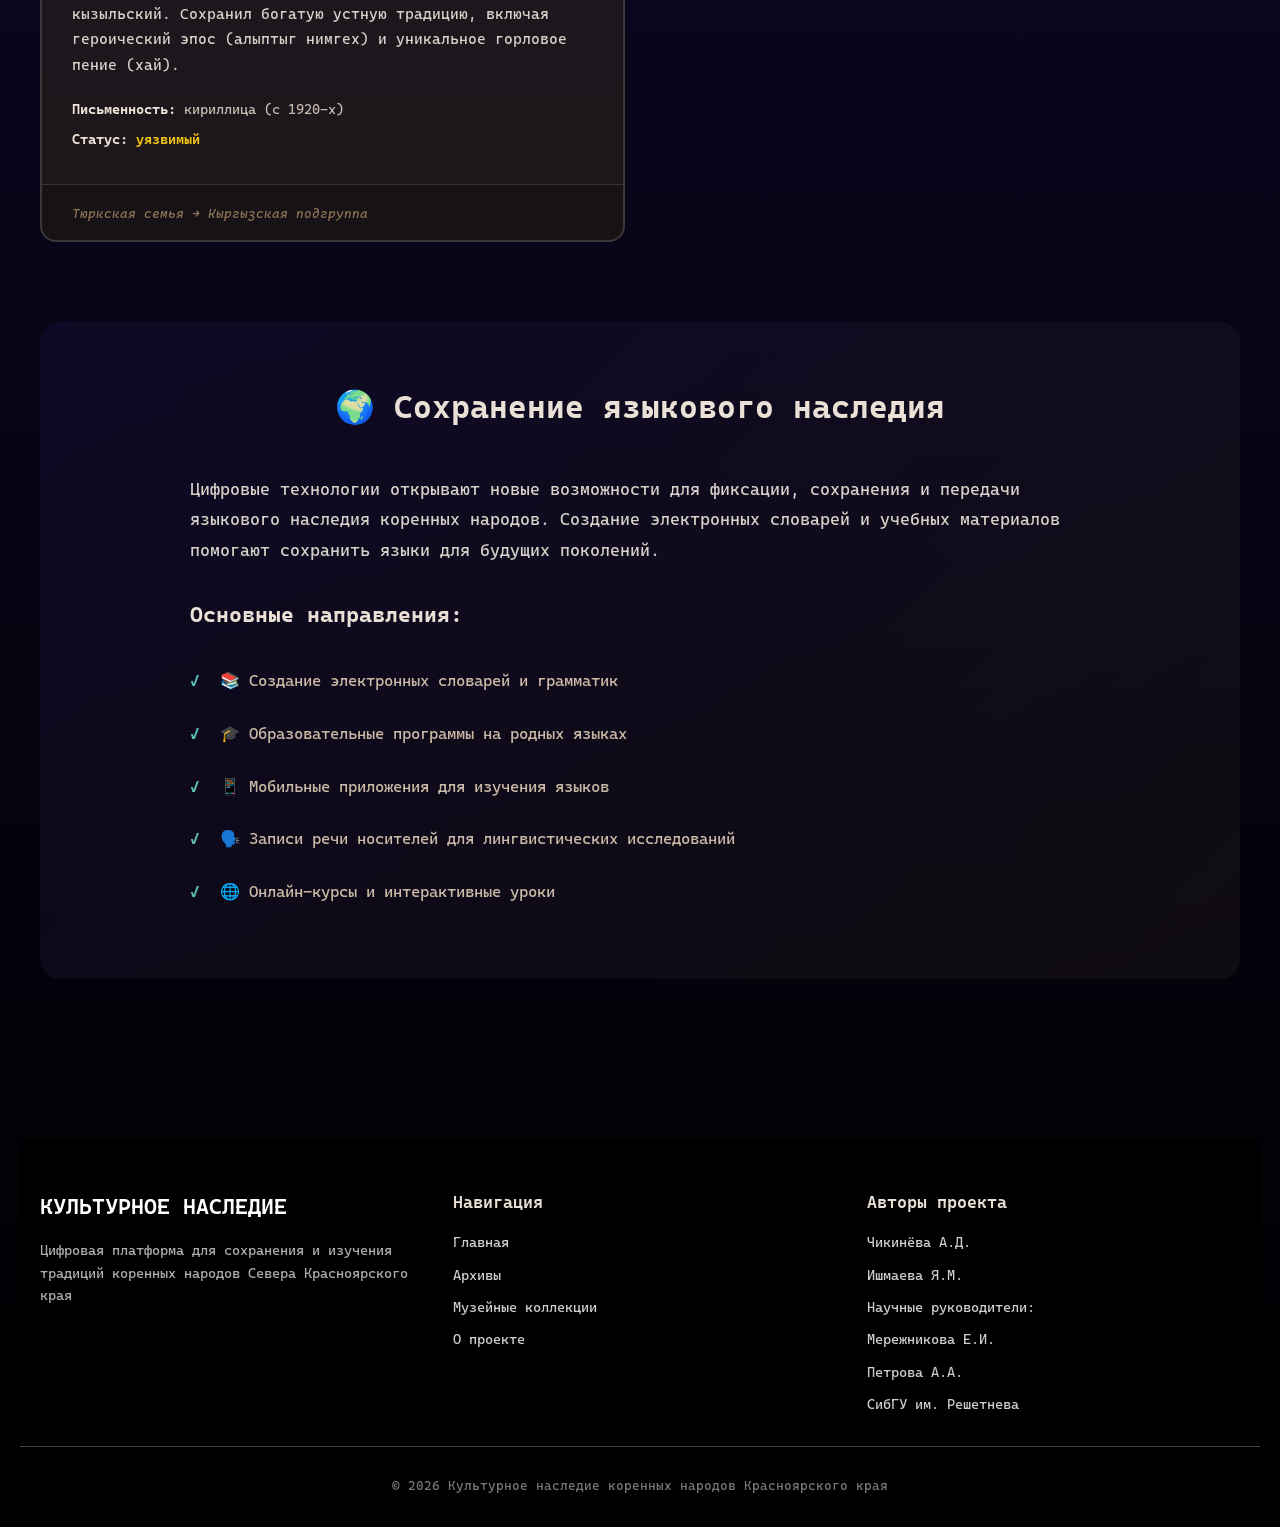
<file: languages.html>
<!DOCTYPE html>
<html lang="ru">

<head>
    <meta charset="UTF-8">
    <meta name="viewport" content="width=device-width, initial-scale=1.0">
    <title>Языки коренных народов - Культурное наследие</title>
    <link rel="stylesheet" href="static/css/style.css">
    <link rel="stylesheet" href="static/css/languages.css">
</head>

<body>
    <!-- Кнопка переключения темы -->
    <button class="theme-toggle" id="themeToggle" aria-label="Переключить тему">
        <span class="theme-icon">☀️</span>
    </button>

    <div class="wrapper">
        <div class="container">
            <!-- Шапка сайта -->
            <header>
                <div class="logo">
                    Культурное наследие<br>
                    коренных народов<br>
                    Красноярского края
                </div>
                <nav>
                    <ul>
                        <li><a href="index.html">Главная</a></li>
                        <li class="active"><a href="languages.html">Языки</a></li>
                        <li><a href="archives.html">Архивы</a></li>
                        <li><a href="museum.html">Музейные коллекции</a></li>
                        <li class="bth"><a href="about.html">О проекте</a></li>
                    </ul>
                </nav>
            </header>

            <!-- Основной контент -->
            <main class="languages-main">
                <!-- Заголовок с анимацией -->
                <section class="languages-hero">
                    <h1 class="hero-title">
                        <span class="title-line">Языки</span>
                        <span class="title-line highlight">коренных народов</span>
                    </h1>
                    <p class="hero-subtitle">Сохранение языкового разнообразия Севера</p>
                    <div class="hero-decoration"></div>
                </section>

                <!-- Вводный текст -->
                <section class="languages-intro">
                    <div class="intro-text">
                        <p>Красноярский край — регион уникального этнокультурного и языкового разнообразия.
                            Здесь проживают носители языков различных языковых семей: <span class="family-tag">самодийской</span>, 
                            <span class="family-tag">тунгусо-маньчжурской</span>, <span class="family-tag">тюркской</span>
                            и <span class="family-tag unique">енисейской</span>. Многие из этих языков находятся под угрозой исчезновения.</p>
                    </div>
                </section>

                <!-- Фильтр по языковым семьям -->
                <section class="languages-filter">
                    <button class="filter-btn active" data-filter="all">Все языки</button>
                    <button class="filter-btn" data-filter="samoyedic">Самодийские</button>
                    <button class="filter-btn" data-filter="tungusic">Тунгусо-маньчжурские</button>
                    <button class="filter-btn" data-filter="turkic">Тюркские</button>
                    <button class="filter-btn" data-filter="yeniseian">Енисейские</button>
                </section>

                <!-- Карточки языков -->
                <section class="languages-grid">
                    <!-- Нганасанский язык -->
                    <div class="language-card" data-family="samoyedic">
                        <div class="card-header">
                            <div class="language-badge samoyedic">Самодийский</div>
                            <h2>Нганасанский</h2>
                        </div>
                        <div class="card-body">
                            <div class="language-stats">
                                <div class="stat">
                                    <span class="stat-value">~100</span>
                                    <span class="stat-label">носителей</span>
                                </div>
                                <div class="stat">
                                    <span class="stat-value">Таймыр</span>
                                    <span class="stat-label">регион</span>
                                </div>
                            </div>
                            <p class="language-description">
                                Самый северный самодийский язык. Отличается сложной системой падежей (более 10) 
                                и богатой системой глагольных форм. Сохранил архаичные черты прасамодийского языка.
                            </p>
                            <div class="language-meta">
                                <p><strong>Письменность:</strong> кириллица (с 1970-х)</p>
                                <p><strong>Статус:</strong> <span class="status-critical">критический</span></p>
                            </div>
                        </div>
                        <div class="card-footer">
                            <span class="language-family">Уральская семья → Самодийская группа</span>
                        </div>
                    </div>

                    <!-- Долганский язык -->
                    <div class="language-card" data-family="turkic">
                        <div class="card-header">
                            <div class="language-badge turkic">Тюркский</div>
                            <h2>Долганский</h2>
                        </div>
                        <div class="card-body">
                            <div class="language-stats">
                                <div class="stat">
                                    <span class="stat-value">~5 000</span>
                                    <span class="stat-label">носителей</span>
                                </div>
                                <div class="stat">
                                    <span class="stat-value">Таймыр</span>
                                    <span class="stat-label">регион</span>
                                </div>
                            </div>
                            <p class="language-description">
                                Близок к якутскому, но имеет уникальные особенности. Сформировался в XVIII–XIX веках. 
                                Характеризуется гармонией гласных и агглютинативной структурой.
                            </p>
                            <div class="language-meta">
                                <p><strong>Письменность:</strong> кириллица (с 1930-х)</p>
                                <p><strong>Статус:</strong> <span class="status-endangered">уязвимый</span></p>
                            </div>
                        </div>
                        <div class="card-footer">
                            <span class="language-family">Тюркская семья → Сибирско-тюркская группа</span>
                        </div>
                    </div>

                    <!-- Энецкий язык -->
                    <div class="language-card featured" data-family="samoyedic">
                        <div class="card-header">
                            <div class="language-badge samoyedic">Самодийский</div>
                            <h2>Энецкий</h2>
                        </div>
                        <div class="card-body">
                            <div class="language-stats">
                                <div class="stat">
                                    <span class="stat-value">&lt;10</span>
                                    <span class="stat-label">носителей</span>
                                </div>
                                <div class="stat">
                                    <span class="stat-value">с. Потепово</span>
                                    <span class="stat-label">регион</span>
                                </div>
                            </div>
                            <p class="language-description">
                                Находится на грани исчезновения. Делится на два диалекта: тундровый (маду) и лесной (бай). 
                                Сохранил уникальные архаичные черты прасамодийского языка.
                            </p>
                            <div class="language-meta">
                                <p><strong>Письменность:</strong> не разработана</p>
                                <p><strong>Статус:</strong> <span class="status-critical">критический</span></p>
                            </div>
                        </div>
                        <div class="card-footer">
                            <span class="language-family">Уральская семья → Самодийская группа</span>
                        </div>
                    </div>

                    <!-- Ненецкий язык -->
                    <div class="language-card" data-family="samoyedic">
                        <div class="card-header">
                            <div class="language-badge samoyedic">Самодийский</div>
                            <h2>Ненецкий</h2>
                        </div>
                        <div class="card-body">
                            <div class="language-stats">
                                <div class="stat">
                                    <span class="stat-value">~30 000</span>
                                    <span class="stat-label">носителей</span>
                                </div>
                                <div class="stat">
                                    <span class="stat-value">Север края</span>
                                    <span class="stat-label">регион</span>
                                </div>
                            </div>
                            <p class="language-description">
                                Наиболее многочисленный самодийский язык. Имеет два основных диалекта: тундровый и лесной. 
                                Сохраняется благодаря кочевому образу жизни носителей.
                            </p>
                            <div class="language-meta">
                                <p><strong>Письменность:</strong> кириллица (с 1930-х)</p>
                                <p><strong>Статус:</strong> <span class="status-vulnerable">уязвимый</span></p>
                            </div>
                        </div>
                        <div class="card-footer">
                            <span class="language-family">Уральская семья → Самодийская группа</span>
                        </div>
                    </div>

                    <!-- Эвенкийский язык -->
                    <div class="language-card" data-family="tungusic">
                        <div class="card-header">
                            <div class="language-badge tungusic">Тунгусо-маньчжурский</div>
                            <h2>Эвенкийский</h2>
                        </div>
                        <div class="card-body">
                            <div class="language-stats">
                                <div class="stat">
                                    <span class="stat-value">~5 000</span>
                                    <span class="stat-label">в крае</span>
                                </div>
                                <div class="stat">
                                    <span class="stat-value">Эвенкия</span>
                                    <span class="stat-label">регион</span>
                                </div>
                            </div>
                            <p class="language-description">
                                Имеет множество диалектов. Характеризуется агглютинативной структурой, гармонией гласных 
                                и отсутствием категории рода. Широко распространён от Енисея до Охотского моря.
                            </p>
                            <div class="language-meta">
                                <p><strong>Письменность:</strong> кириллица (с 1930-х)</p>
                                <p><strong>Статус:</strong> <span class="status-vulnerable">уязвимый</span></p>
                            </div>
                        </div>
                        <div class="card-footer">
                            <span class="language-family">Тунгусо-маньчжурская семья</span>
                        </div>
                    </div>

                    <!-- Кетский язык -->
                    <div class="language-card unique" data-family="yeniseian">
                        <div class="card-header">
                            <div class="language-badge yeniseian unique">Енисейский ✨</div>
                            <h2>Кетский</h2>
                        </div>
                        <div class="card-body">
                            <div class="language-stats">
                                <div class="stat">
                                    <span class="stat-value">~200</span>
                                    <span class="stat-label">носителей</span>
                                </div>
                                <div class="stat">
                                    <span class="stat-value">Туруханск</span>
                                    <span class="stat-label">регион</span>
                                </div>
                            </div>
                            <p class="language-description">
                                <strong>Уникальный язык!</strong> Единственный живой представитель енисейской языковой семьи. 
                                Имеет сложную систему тонов и классификаторов. Объект изучения лингвистов всего мира.
                            </p>
                            <div class="language-meta">
                                <p><strong>Письменность:</strong> кириллица (с 1980-х)</p>
                                <p><strong>Статус:</strong> <span class="status-critical">критический</span></p>
                            </div>
                        </div>
                        <div class="card-footer">
                            <span class="language-family">Енисейская семья (изолированный)</span>
                        </div>
                    </div>

                    <!-- Селькупский язык -->
                    <div class="language-card" data-family="samoyedic">
                        <div class="card-header">
                            <div class="language-badge samoyedic">Самодийский</div>
                            <h2>Селькупский</h2>
                        </div>
                        <div class="card-body">
                            <div class="language-stats">
                                <div class="stat">
                                    <span class="stat-value">~1 000</span>
                                    <span class="stat-label">носителей</span>
                                </div>
                                <div class="stat">
                                    <span class="stat-value">Север края</span>
                                    <span class="stat-label">регион</span>
                                </div>
                            </div>
                            <p class="language-description">
                                Имеет несколько диалектов. Гамбургский университет оцифровал архив А.И. Кузьминой (1924–2002), 
                                содержащий 2078 объектов на селькупском языке (1962–1977 гг.).
                            </p>
                            <div class="language-meta">
                                <p><strong>Письменность:</strong> кириллица (с 1930-х)</p>
                                <p><strong>Статус:</strong> <span class="status-endangered">исчезающий</span></p>
                            </div>
                            <a href="https://www.fundus.uni-hamburg.de/en/collections/kuzmina_archive" target="_blank" class="archive-link">
                                📚 Архив Кузьминой →
                            </a>
                        </div>
                        <div class="card-footer">
                            <span class="language-family">Уральская семья → Самодийская группа</span>
                        </div>
                    </div>

                    <!-- Чулымский язык -->
                    <div class="language-card" data-family="turkic">
                        <div class="card-header">
                            <div class="language-badge turkic">Тюркский</div>
                            <h2>Чулымский</h2>
                        </div>
                        <div class="card-body">
                            <div class="language-stats">
                                <div class="stat">
                                    <span class="stat-value">&lt;50</span>
                                    <span class="stat-label">носителей</span>
                                </div>
                                <div class="stat">
                                    <span class="stat-value">Юг края</span>
                                    <span class="stat-label">регион</span>
                                </div>
                            </div>
                            <p class="language-description">
                                Находится под серьёзной угрозой исчезновения. Сформировался в XVI–XVII веках. 
                                Сохранил элементы как тюркской, так и самодийской традиций.
                            </p>
                            <div class="language-meta">
                                <p><strong>Письменность:</strong> не разработана</p>
                                <p><strong>Статус:</strong> <span class="status-critical">критический</span></p>
                            </div>
                        </div>
                        <div class="card-footer">
                            <span class="language-family">Тюркская семья → Сибирско-тюркская группа</span>
                        </div>
                    </div>

                    <!-- Хакасский язык -->
                    <div class="language-card" data-family="turkic">
                        <div class="card-header">
                            <div class="language-badge turkic">Тюркский</div>
                            <h2>Хакасский</h2>
                        </div>
                        <div class="card-body">
                            <div class="language-stats">
                                <div class="stat">
                                    <span class="stat-value">~40 000</span>
                                    <span class="stat-label">носителей</span>
                                </div>
                                <div class="stat">
                                    <span class="stat-value">Респ. Хакасия</span>
                                    <span class="stat-label">регион</span>
                                </div>
                            </div>
                            <p class="language-description">
                                Имеет несколько диалектов: сагайский, качинский, кызыльский. Сохранил богатую устную традицию, 
                                включая героический эпос (алыптыг нимгех) и уникальное горловое пение (хай).
                            </p>
                            <div class="language-meta">
                                <p><strong>Письменность:</strong> кириллица (с 1920-х)</p>
                                <p><strong>Статус:</strong> <span class="status-vulnerable">уязвимый</span></p>
                            </div>
                        </div>
                        <div class="card-footer">
                            <span class="language-family">Тюркская семья → Кыргызская подгруппа</span>
                        </div>
                    </div>
                </section>

                <!-- Секция о сохранении -->
                <section class="preservation-info">
                    <h2>🌍 Сохранение языкового наследия</h2>
                    <div class="preservation-content">
                        <div class="preservation-text">
                            <p>Цифровые технологии открывают новые возможности для фиксации, сохранения и передачи 
                            языкового наследия коренных народов. Создание электронных словарей и учебных материалов 
                            помогают сохранить языки для будущих поколений.</p>
                            
                            <h3>Основные направления:</h3>
                            <ul class="preservation-list">
                                <li>📚 Создание электронных словарей и грамматик</li>
                                <li>🎓 Образовательные программы на родных языках</li>
                                <li>📱 Мобильные приложения для изучения языков</li>
                                <li>🗣️ Записи речи носителей для лингвистических исследований</li>
                                <li>🌐 Онлайн-курсы и интерактивные уроки</li>
                            </ul>
                        </div>
                    </div>
                </section>
            </main>

            <!-- Подвал -->
            <footer>
                <div class="footer-content">
                    <div class="footer-block">
                        <div class="footer-logo">Культурное наследие</div>
                        <p>Цифровая платформа для сохранения и изучения традиций коренных народов Севера Красноярского края</p>
                    </div>
                    <div class="footer-block">
                        <h4>Навигация</h4>
                        <ul>
                            <li><a href="index.html">Главная</a></li>
                            <li><a href="archives.html">Архивы</a></li>
                            <li><a href="museum.html">Музейные коллекции</a></li>
                            <li><a href="about.html">О проекте</a></li>
                        </ul>
                    </div>
                    <div class="footer-block">
                        <h4>Авторы проекта</h4>
                        <ul>
                            <li>Чикинёва А.Д.</li>
                            <li>Ишмаева Я.М.</li>
                            <li>Научные руководители:</li>
                            <li>Мережникова Е.И.</li>
                            <li>Петрова А.А.</li>
                            <li>СибГУ им. Решетнева</li>
                        </ul>
                    </div>
                </div>
                <hr>
                <p class="copyright">© 2026 Культурное наследие коренных народов Красноярского края</p>
            </footer>
        </div>
    </div>

    <script>
        // ФИЛЬТР ЯЗЫКОВ ПО СЕМЬЯМ
        document.addEventListener('DOMContentLoaded', function() {
            const filterBtns = document.querySelectorAll('.filter-btn');
            const languageCards = document.querySelectorAll('.language-card');
            
            filterBtns.forEach(btn => {
                btn.addEventListener('click', function() {
                    // Убираем активный класс у всех кнопок
                    filterBtns.forEach(b => b.classList.remove('active'));
                    // Добавляем активный класс к нажатой
                    this.classList.add('active');
                    
                    const filter = this.getAttribute('data-filter');
                    
                    languageCards.forEach(card => {
                        if (filter === 'all' || card.getAttribute('data-family') === filter) {
                            card.style.display = 'block';
                            setTimeout(() => {
                                card.style.opacity = '1';
                                card.style.transform = 'translateY(0)';
                            }, 100);
                        } else {
                            card.style.opacity = '0';
                            card.style.transform = 'translateY(20px)';
                            setTimeout(() => {
                                card.style.display = 'none';
                            }, 300);
                        }
                    });
                });
            });
            
            // ПЕРЕКЛЮЧЕНИЕ ТЕМЫ
            const themeToggle = document.getElementById('themeToggle');
            const themeIcon = document.querySelector('.theme-icon');
            const body = document.body;

            const savedTheme = localStorage.getItem('theme');
            if (savedTheme === 'light') {
                body.classList.add('light-theme');
                if (themeIcon) themeIcon.textContent = '🌙';
            }

            if (themeToggle) {
                themeToggle.addEventListener('click', function() {
                    body.classList.toggle('light-theme');
                    if (body.classList.contains('light-theme')) {
                        if (themeIcon) themeIcon.textContent = '🌙';
                        localStorage.setItem('theme', 'light');
                    } else {
                        if (themeIcon) themeIcon.textContent = '☀️';
                        localStorage.setItem('theme', 'dark');
                    }
                });
            }
            
            // АНИМАЦИЯ ПОЯВЛЕНИЯ ПРИ СКРОЛЛЕ
            const observerOptions = {
                threshold: 0.1,
                rootMargin: '0px 0px -50px 0px'
            };

            const observer = new IntersectionObserver((entries) => {
                entries.forEach(entry => {
                    if (entry.isIntersecting) {
                        entry.target.style.opacity = '1';
                        entry.target.style.transform = 'translateY(0)';
                    }
                });
            }, observerOptions);

            document.querySelectorAll('.language-card').forEach((card, index) => {
                card.style.opacity = '0';
                card.style.transform = 'translateY(30px)';
                card.style.transition = `opacity 0.5s ease ${index * 0.1}s, transform 0.5s ease ${index * 0.1}s`;
                observer.observe(card);
            });
        });
    </script>
</body>

</html>
</file>
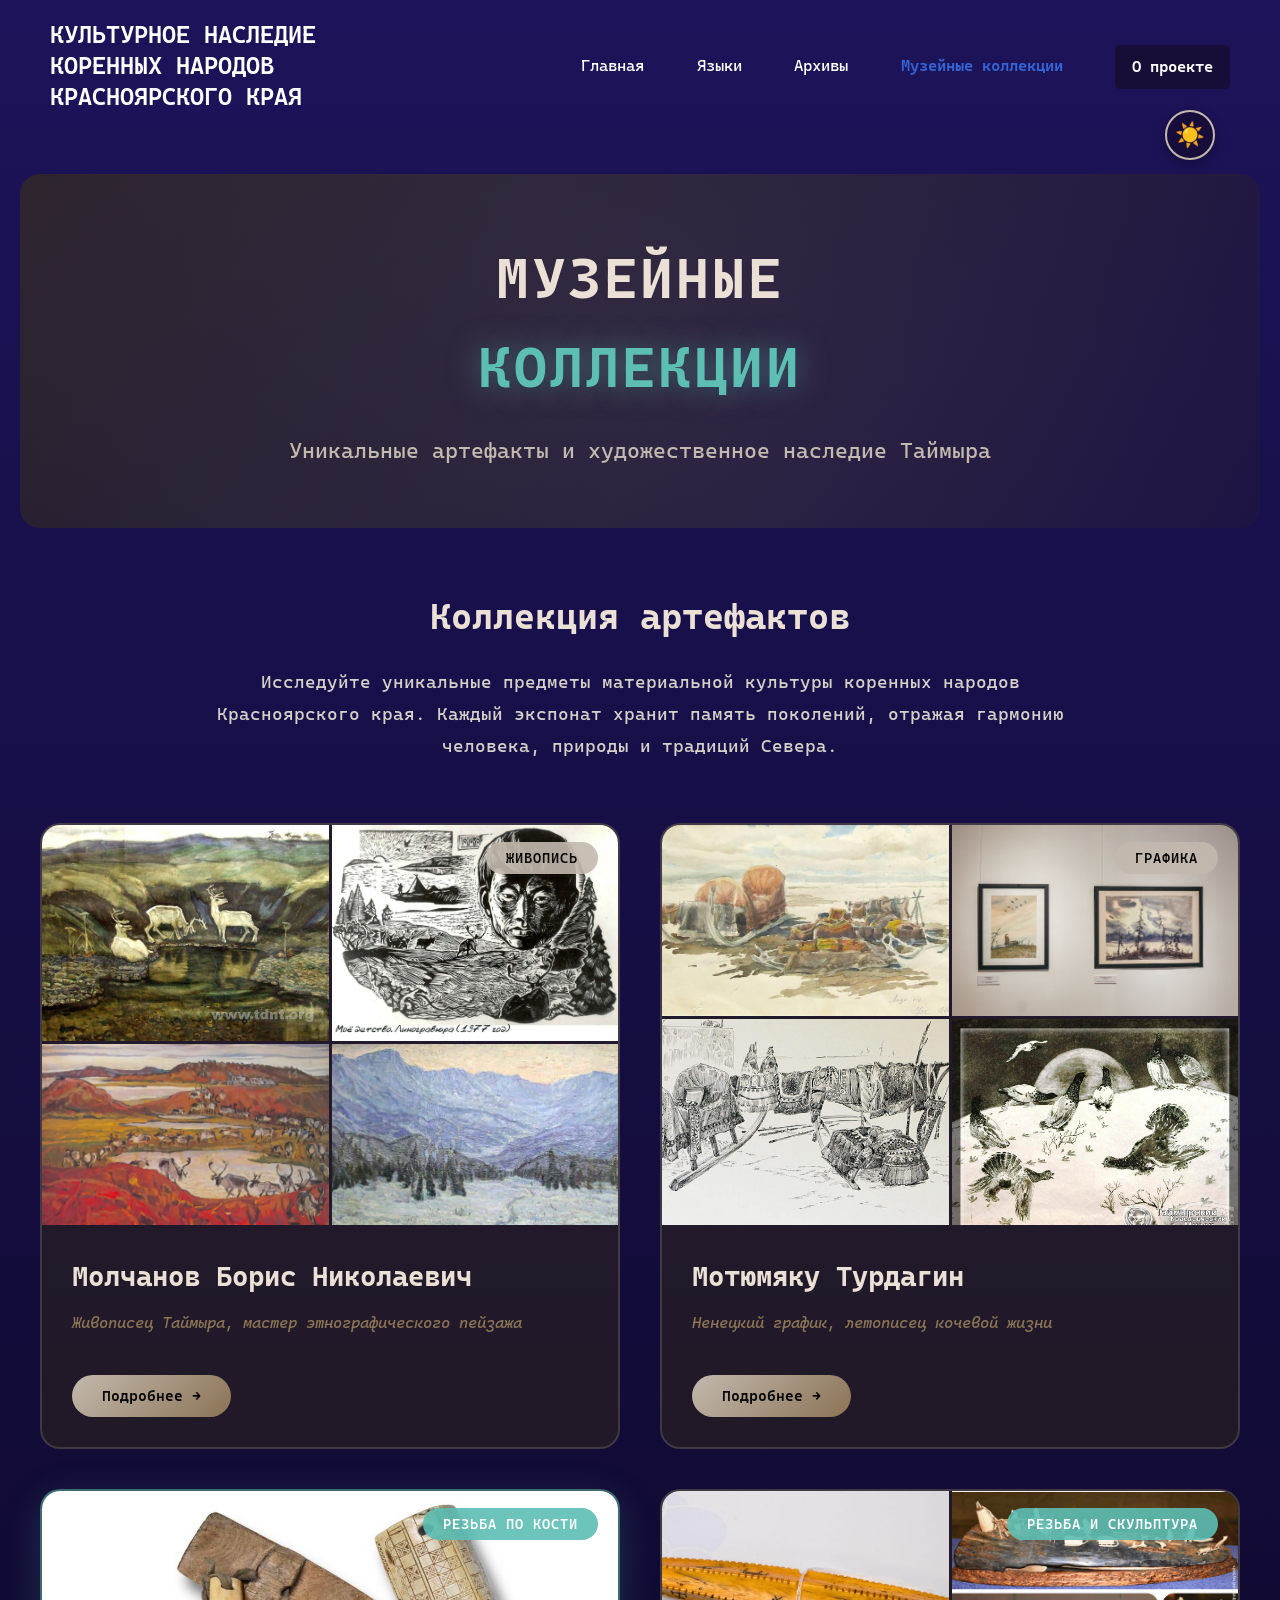
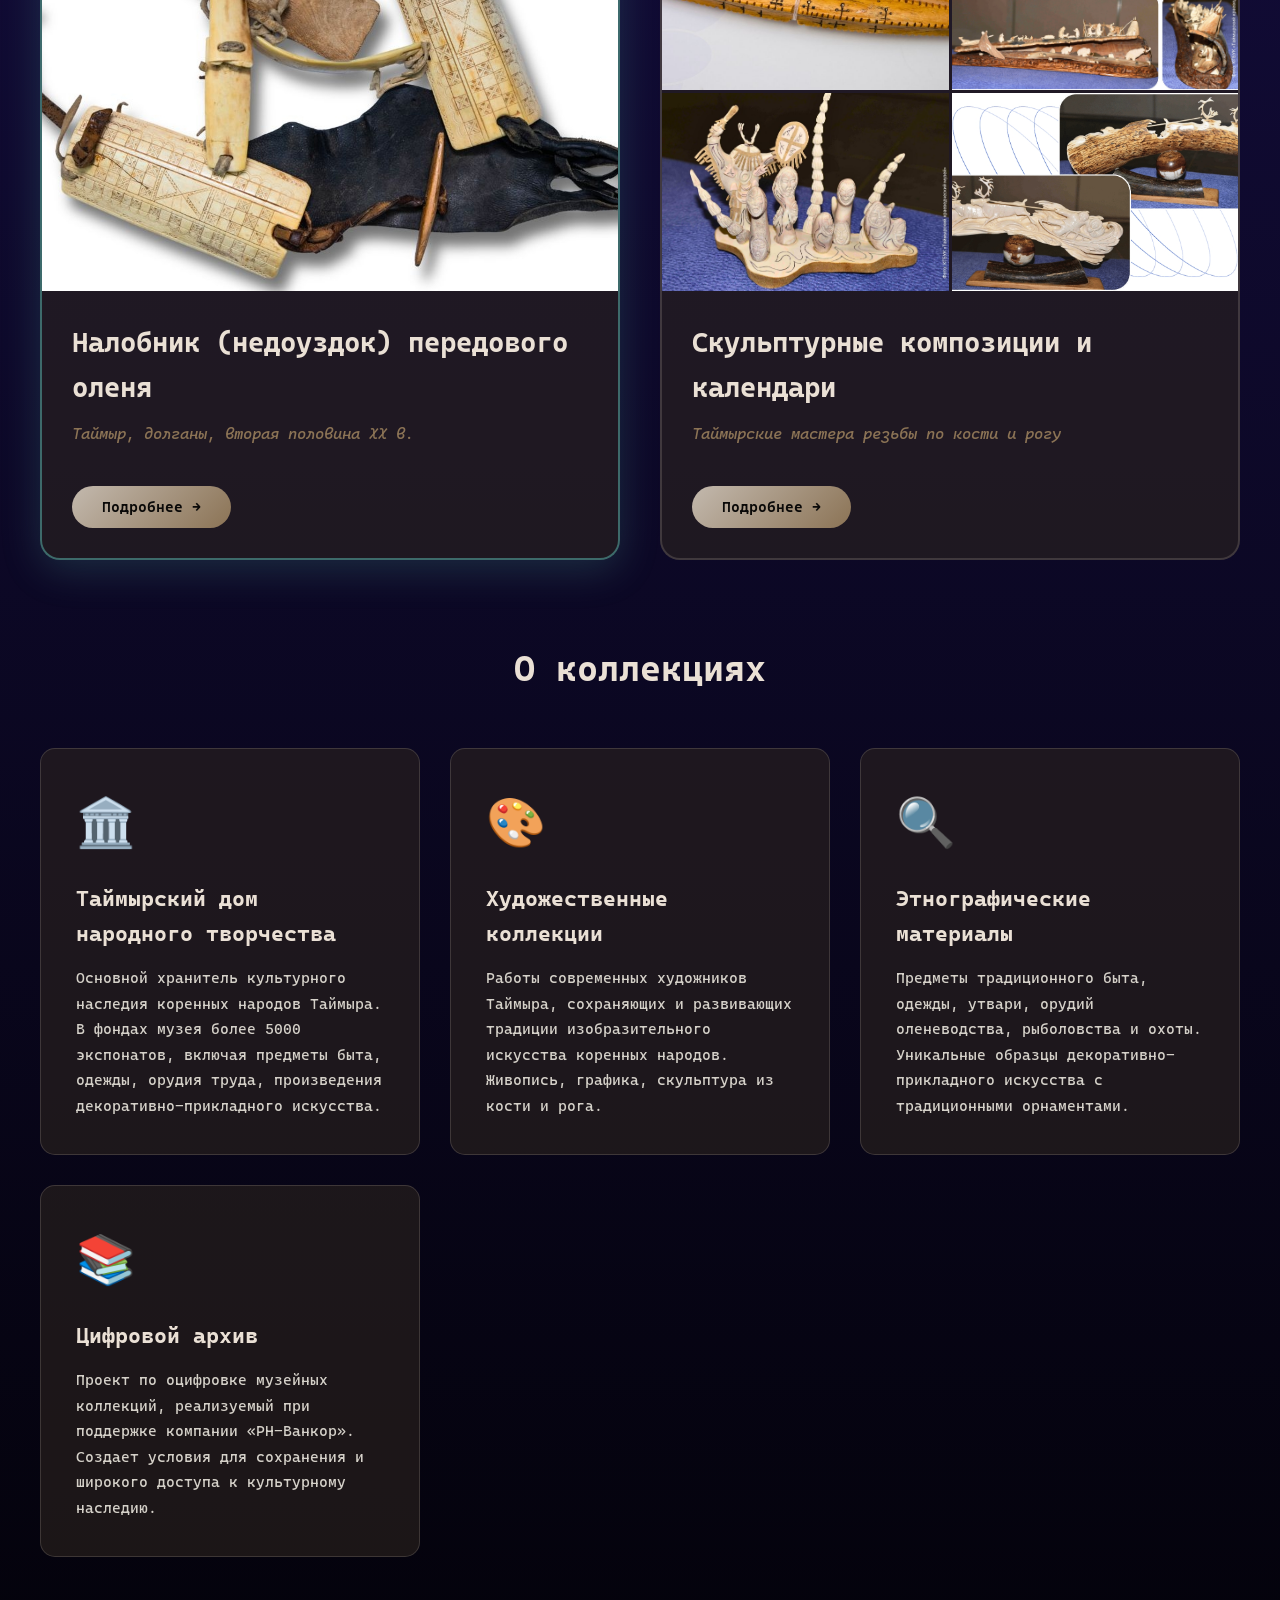
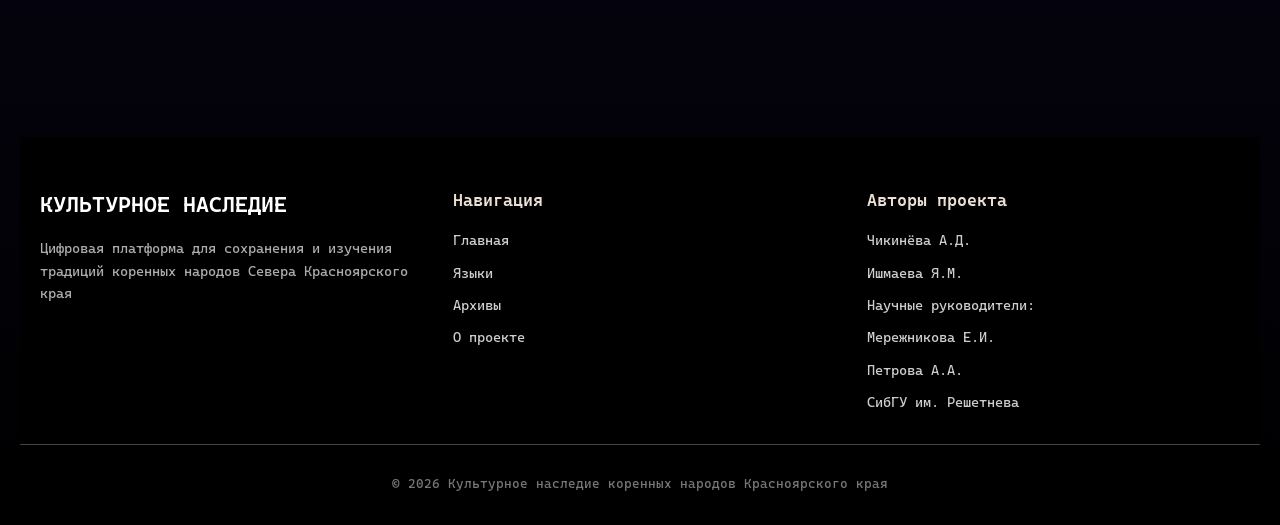
<file: museum.html>
<!DOCTYPE html>
<html lang="ru">

<head>
    <meta charset="UTF-8">
    <meta name="viewport" content="width=device-width, initial-scale=1.0">
    <title>Музейные коллекции - Культурное наследие</title>
    <link rel="stylesheet" href="static/css/style.css">
    <link rel="stylesheet" href="static/css/museum.css">
</head>

<body>
    <!-- Кнопка переключения темы -->
    <button class="theme-toggle" id="themeToggle" aria-label="Переключить тему">
        <span class="theme-icon">☀️</span>
    </button>

    <div class="wrapper">
        <div class="container">
            <!-- Шапка сайта -->
            <header>
                <div class="logo">
                    Культурное наследие<br>
                    коренных народов<br>
                    Красноярского края
                </div>
                <nav>
                    <ul>
                        <li><a href="index.html">Главная</a></li>
                        <li><a href="languages.html">Языки</a></li>
                        <li><a href="archives.html">Архивы</a></li>
                        <li class="active"><a href="museum.html">Музейные коллекции</a></li>
                        <li class="bth"><a href="about.html">О проекте</a></li>
                    </ul>
                </nav>
            </header>

            <!-- Основной контент -->
            <main class="museum-main">
                <!-- Заголовок с анимацией -->
                <section class="museum-hero">
                    <h1 class="hero-title">
                        <span class="title-line">Музейные</span>
                        <span class="title-line highlight">коллекции</span>
                    </h1>
                    <p class="hero-subtitle">Уникальные артефакты и художественное наследие Таймыра</p>
                </section>

                <!-- Интерактивная галерея -->
                <section class="gallery-section">
                    <div class="gallery-intro">
                        <h2>Коллекция артефактов</h2>
                        <p>Исследуйте уникальные предметы материальной культуры коренных народов Красноярского края.
                            Каждый экспонат хранит память поколений, отражая гармонию человека, природы и традиций
                            Севера.</p>
                    </div>

                    <!-- Галерея с карточками -->
                    <div class="museum-grid">
                        <!-- Карточка 1: Молчанов Борис Николаевич -->
                        <div class="museum-card" data-category="art">
                            <div class="card-image-wrapper">
                                <div class="image-grid">
                                    <img src="static/images/museum/molchanov-1.jpg" alt="Картина с оленями"
                                        class="gallery-img" onclick="openLightbox(this)">
                                    <img src="static/images/museum/molchanov-2.jpg" alt="Портрет" class="gallery-img"
                                        onclick="openLightbox(this)">
                                    <img src="static/images/museum/molchanov-3.jpg" alt="Пейзаж с оленями"
                                        class="gallery-img" onclick="openLightbox(this)">
                                    <img src="static/images/museum/molchanov-4.jpg" alt="Горный пейзаж"
                                        class="gallery-img" onclick="openLightbox(this)">
                                </div>
                                <div class="card-overlay">
                                    <span class="category-tag">Живопись</span>
                                </div>
                            </div>
                            <div class="card-content">
                                <h3>Молчанов Борис Николаевич</h3>
                                <p class="artist-info">Живописец Таймыра, мастер этнографического пейзажа</p>
                                <div class="expander">
                                    <p>Борис Николаевич Молчанов — выдающийся художник, посвятивший своё творчество
                                        документированию жизни и ландшафтов Таймыра. Его работы отличаются глубоким
                                        пониманием северной природы и духовной связи между коренными народами и их
                                        окружающей средой.</p>

                                    <div class="history-note">
                                        📜 <strong>Историческая справка:</strong> Творческий путь Молчанова начался в
                                        середине XX века, когда он переехал на Таймыр и погрузился в жизнь коренных
                                        общин. Его картины стали не только художественными произведениями, но и ценными
                                        этнографическими документами, зафиксировавшими уходящие традиции оленеводства и
                                        кочевья.
                                    </div>

                                    <div class="fact-box">
                                        💡 <strong>Интересный факт:</strong> Молчанов часто использовал натуральные
                                        пигменты, смешивая их с оленьим жиром и смолами лиственницы, что придавало его
                                        работам особую фактуру и долговечность, характерную для северных мастеров.
                                    </div>

                                    <ul class="artwork-list">
                                        <li>🦌 «Северные олени на водопое» (холст, масло)</li>
                                        <li>👤 «Портрет представителя коренного народа» (акварель)</li>
                                        <li>🏔️ «Таймырские горы на закате» (масло)</li>
                                        <li>🌅 «Стойбище в тундре» (смешанная техника)</li>
                                    </ul>
                                    <p class="materials"><strong>Период творчества:</strong> 1950–1990-е гг.</p>
                                    <p class="region"><strong>Место хранения:</strong> Таймырский краеведческий музей
                                    </p>
                                </div>
                                <button class="expand-btn">Подробнее →</button>
                            </div>
                        </div>

                        <!-- Карточка 2: Мотюмяку Турдагин -->
                        <div class="museum-card" data-category="art">
                            <div class="card-image-wrapper">
                                <div class="image-grid">
                                    <img src="static/images/museum/turdagin-1.jpg" alt="Чумы" class="gallery-img"
                                        onclick="openLightbox(this)">
                                    <img src="static/images/museum/turdagin-2.jpg" alt="Выставка" class="gallery-img"
                                        onclick="openLightbox(this)">
                                    <img src="static/images/museum/turdagin-3.jpg" alt="Оленеводческая сцена"
                                        class="gallery-img" onclick="openLightbox(this)">
                                    <img src="static/images/museum/turdagin-4.jpg" alt="Сцена из жизни"
                                        class="gallery-img" onclick="openLightbox(this)">
                                </div>
                                <div class="card-overlay">
                                    <span class="category-tag">Графика</span>
                                </div>
                            </div>
                            <div class="card-content">
                                <h3>Мотюмяку Турдагин</h3>
                                <p class="artist-info">Ненецкий график, летописец кочевой жизни</p>
                                <div class="expander">
                                    <p>Мотюмяку Турдагин — один из первых профессиональных художников из числа коренных
                                        народов Севера. Его графические работы отличаются документальной точностью и
                                        глубокой любовью к традиционному укладу ненецкого народа.</p>

                                    <div class="history-note">
                                        📜 <strong>Происхождение и путь:</strong> Родился в семье оленеводов на Ямале, с
                                        детства наблюдал за жизнью стойбищ. В 1930-е годы поступил в художественное
                                        училище, но вернулся на родину, чтобы запечатлеть исчезающий мир тундры. Его
                                        работы выставлялись в Москве, Ленинграде и за рубежом.
                                    </div>

                                    <div class="fact-box">
                                        💡 <strong>Интересный факт:</strong> Турдагин создал уникальную серию зарисовок
                                        «Оленья упряжка в движении», где с анатомической точностью передал пластику
                                        оленей и динамику кочёвки. Эти работы до сих пор используются учёными при
                                        изучении традиционных методов транспорта.
                                    </div>

                                    <ul class="artwork-list">
                                        <li>⛺ «Чумы на весенней стоянке» (тушь, перо)</li>
                                        <li>🎨 «Выставка в Дудинке, 1968 г.» (фотографическая фиксация)</li>
                                        <li>🦌 «Перекочёвка через реку» (карандаш, акварель)</li>
                                        <li>🏕️ «Семейный очаг» (смешанная техника)</li>
                                    </ul>
                                    <p class="materials"><strong>Техники:</strong> Тушь, перо, карандаш, акварель</p>
                                    <p class="period"><strong>Активный период:</strong> 1930–1970-е гг.</p>
                                </div>
                                <button class="expand-btn">Подробнее →</button>
                            </div>
                        </div>

                        <!-- Карточка 3: Налобник оленя -->
                        <div class="museum-card featured" data-category="crafts">
                            <div class="card-image-wrapper">
                                <div class="main-image">
                                    <img src="static/images/museum/olenenok-1.jpg" alt="Налобник оленя"
                                        class="gallery-img main" onclick="openLightbox(this)">
                                </div>
                                <div class="card-overlay">
                                    <span class="category-tag featured-tag">Резьба по кости</span>
                                </div>
                            </div>
                            <div class="card-content">
                                <h3>Налобник (недоуздок) передового оленя</h3>
                                <p class="artifact-info">Таймыр, долганы, вторая половина XX в.</p>
                                <div class="expander">
                                    <p>Уникальный предмет упряжи передового оленя, выполненный в технике сквозной и
                                        рельефной резьбы. Передовой олень (нарта) занимал особое положение в стаде: он
                                        задавал ритм движения, знал маршруты кочёвок и обладал высоким статусом среди
                                        сородичей.</p>

                                    <div class="history-note">
                                        📜 <strong>Культурное значение:</strong> У долган и ненцев передовой олень часто
                                        получал имя, участвовал в праздниках и считался духовным проводником стада.
                                        Налобник не только украшал животное, но и выполнял обережную функцию, защищая от
                                        злых духов тундры.
                                    </div>

                                    <div class="fact-box">
                                        💡 <strong>Технология изготовления:</strong> Основа вырезана из бивня мамонта,
                                        найденного в вечной мерзлоте. Кожа сыромятная выделывалась вручную с
                                        использованием мозговой ткани и дыма. Ровдуга (замша) пропитывалась оленьим
                                        жиром для влагостойкости. Каждый узор имел символическое значение: спирали
                                        обозначали путь, ромбы — плодородие, волны — реки Таймыра.
                                    </div>

                                    <ul class="artwork-list">
                                        <li>🦴 Кость мамонта (основа)</li>
                                        <li>🌲 Дерево лиственницы (вставки)</li>
                                        <li>🐾 Кожа сыромятная (ремни)</li>
                                        <li>🎨 Ровдуга (декоративные накладки)</li>
                                        <li>🧵 Оленьи сухожилия (нити)</li>
                                    </ul>
                                    <p class="materials"><strong>Размеры:</strong> 45 × 12 × 8 см</p>
                                    <p class="technique"><strong>Техника:</strong> Резьба, гравировка, плетение</p>
                                    <p class="region"><strong>Место создания:</strong> Посёлок Хатанга, Таймыр</p>
                                </div>
                                <button class="expand-btn">Подробнее →</button>
                            </div>
                        </div>

                        <!-- Карточка 4: Список экспонатов с фото -->
                        <div class="museum-card" data-category="sculpture">
                            <div class="card-image-wrapper">
                                <div class="image-grid">
                                    <img src="static/images/museum/paskaal-kalendar.jpg"
                                        alt="Долганский календарь Паскаал" class="gallery-img"
                                        onclick="openLightbox(this)">
                                    <img src="static/images/museum/kirgizov-taimyr.jpg" alt="Киргизов Н.М. — Таймыр"
                                        class="gallery-img" onclick="openLightbox(this)">
                                    <img src="static/images/museum/molchanov-kamlanie.jpg"
                                        alt="Молчанов Б.Б. — Камлание шамана" class="gallery-img"
                                        onclick="openLightbox(this)">
                                    <img src="static/images/museum/taranec-krylya.jpg" alt="Таранец В.С. — Крылья любви"
                                        class="gallery-img" onclick="openLightbox(this)">
                                </div>
                                <div class="card-overlay">
                                    <span class="category-tag featured-tag">Резьба и скульптура</span>
                                </div>
                            </div>
                            <div class="card-content">
                                <h3>Скульптурные композиции и календари</h3>
                                <p class="artist-info">Таймырские мастера резьбы по кости и рогу</p>
                                <div class="expander">
                                    <div class="exhibit-item">
                                        <h4>🎨 Киргизов Н.М. — «Таймыр»</h4>
                                        <p>Композиция, посвященная природе и жизни Таймыра. Художественная интерпретация
                                            северного края через призму традиционного искусства.</p>
                                        <p><strong>Материалы:</strong> Дерево, кость мамонта</p>
                                        <p><strong>Год:</strong> 2013</p>
                                        <p><strong>Регион:</strong> Таймыр</p>
                                    </div>

                                    <div class="exhibit-item">
                                        <h4>💫 Таранец В.С. — «Крылья любви»</h4>
                                        <p>Романтическая композиция, символизирующая любовь и верность. Выполнена в
                                            технике резьбы по кости с использованием оникса.</p>
                                        <p><strong>Материалы:</strong> Бивень мамонта, оникс, дерево</p>
                                        <p><strong>Техника:</strong> Резьба</p>
                                        <p><strong>Год:</strong> 2016</p>
                                        <p><strong>Регион:</strong> Таймыр</p>
                                    </div>

                                    <div class="exhibit-item">
                                        <h4>🔮 Молчанов Б.Б. — «Камлание шамана»</h4>
                                        <p>Скульптурная композиция, изображающая шаманский обряд. Детальная проработка
                                            элементов ритуала и атрибутики шамана.</p>
                                        <p><strong>Материал:</strong> Рог оленя</p>
                                        <p><strong>Техника:</strong> Резьба по рогу</p>
                                        <p><strong>Год:</strong> 2009</p>
                                        <p><strong>Регион:</strong> Таймыр</p>
                                    </div>

                                    <div class="exhibit-item featured-item">
                                        <h4>📅 Паскаал (долганский календарь)</h4>
                                        <p>Традиционный долганский календарь, вырезанный на бивне мамонта. Уникальный
                                            памятник материальной культуры, отражающий систему временных представлений
                                            долган. Гравировка включает обозначения месяцев, природных явлений и важных
                                            событий.</p>
                                        <p><strong>Материал:</strong> Бивень мамонта</p>
                                        <p><strong>Техника:</strong> Резьба, гравировка</p>
                                        <p><strong>Период:</strong> Конец XIX - XX вв.</p>
                                        <p><strong>Регион:</strong> Таймыр</p>
                                        <p><strong>Народ:</strong> Долганы</p>
                                    </div>
                                </div>
                                <button class="expand-btn">Подробнее →</button>
                            </div>
                        </div>
                    </div>
                </section>

                <!-- Дополнительная информация -->
                <section class="museum-info">
                    <h2>О коллекциях</h2>
                    <div class="info-cards">
                        <div class="info-card">
                            <div class="info-icon">🏛️</div>
                            <h3>Таймырский дом народного творчества</h3>
                            <p>Основной хранитель культурного наследия коренных народов Таймыра.
                                В фондах музея более 5000 экспонатов, включая предметы быта, одежды,
                                орудия труда, произведения декоративно-прикладного искусства.</p>
                        </div>

                        <div class="info-card">
                            <div class="info-icon">🎨</div>
                            <h3>Художественные коллекции</h3>
                            <p>Работы современных художников Таймыра, сохраняющих и развивающих
                                традиции изобразительного искусства коренных народов. Живопись, графика,
                                скульптура из кости и рога.</p>
                        </div>

                        <div class="info-card">
                            <div class="info-icon">🔍</div>
                            <h3>Этнографические материалы</h3>
                            <p>Предметы традиционного быта, одежды, утвари, орудий оленеводства,
                                рыболовства и охоты. Уникальные образцы декоративно-прикладного искусства
                                с традиционными орнаментами.</p>
                        </div>

                        <div class="info-card">
                            <div class="info-icon">📚</div>
                            <h3>Цифровой архив</h3>
                            <p>Проект по оцифровке музейных коллекций, реализуемый при поддержке
                                компании «РН-Ванкор». Создает условия для сохранения и широкого доступа
                                к культурному наследию.</p>
                        </div>
                    </div>
                </section>
            </main>

            <!-- Подвал -->
            <footer>
                <div class="footer-content">
                    <div class="footer-block">
                        <div class="footer-logo">Культурное наследие</div>
                        <p>Цифровая платформа для сохранения и изучения традиций коренных народов Севера Красноярского
                            края</p>
                    </div>
                    <div class="footer-block">
                        <h4>Навигация</h4>
                        <ul>
                            <li><a href="index.html">Главная</a></li>
                            <li><a href="languages.html">Языки</a></li>
                            <li><a href="archives.html">Архивы</a></li>
                            <li><a href="about.html">О проекте</a></li>
                        </ul>
                    </div>
                    <div class="footer-block">
                        <h4>Авторы проекта</h4>
                        <ul>
                            <li>Чикинёва А.Д.</li>
                            <li>Ишмаева Я.М.</li>
                            <li>Научные руководители:</li>
                            <li>Мережникова Е.И.</li>
                            <li>Петрова А.А.</li>
                            <li>СибГУ им. Решетнева</li>
                        </ul>
                    </div>
                </div>
                <hr>
                <p class="copyright">© 2026 Культурное наследие коренных народов Красноярского края</p>
            </footer>
        </div>
    </div>

    <div id="lightbox" class="lightbox" onclick="closeLightbox()">
        <span class="lightbox-close">&times;</span>
        <img class="lightbox-content" id="lightbox-img">
    </div>

    <script>
        // РАСШИРЕНИЕ КАРТОЧЕК
        document.addEventListener('DOMContentLoaded', function () {
            const expandBtns = document.querySelectorAll('.expand-btn');

            expandBtns.forEach(btn => {
                btn.addEventListener('click', function () {
                    const card = this.closest('.museum-card');
                    const expander = card.querySelector('.expander');

                    card.classList.toggle('expanded');

                    if (card.classList.contains('expanded')) {
                        this.textContent = 'Свернуть ←';
                        expander.style.maxHeight = expander.scrollHeight + 'px';
                    } else {
                        this.textContent = 'Подробнее →';
                        expander.style.maxHeight = '0';
                    }
                });
            });

            // (ПРОСМОТР ФОТО)
            window.openLightbox = function (img) {
                const lightbox = document.getElementById('lightbox');
                const lightboxImg = document.getElementById('lightbox-img');
                lightbox.style.display = 'flex';
                lightboxImg.src = img.src;
                document.body.style.overflow = 'hidden';
            };

            window.closeLightbox = function () {
                document.getElementById('lightbox').style.display = 'none';
                document.body.style.overflow = 'auto';
            };

            // АНИМАЦИЯ ПОЯВЛЕНИЯ ПРИ СКРОЛЛЕ
            const observerOptions = {
                threshold: 0.1,
                rootMargin: '0px 0px -50px 0px'
            };

            const observer = new IntersectionObserver((entries) => {
                entries.forEach(entry => {
                    if (entry.isIntersecting) {
                        entry.target.style.opacity = '1';
                        entry.target.style.transform = 'translateY(0)';
                    }
                });
            }, observerOptions);

            document.querySelectorAll('.museum-card, .info-card').forEach(card => {
                card.style.opacity = '0';
                card.style.transform = 'translateY(30px)';
                card.style.transition = 'opacity 0.6s ease, transform 0.6s ease';
                observer.observe(card);
            });

            // ПЕРЕКЛЮЧЕНИЕ ТЕМЫ
            const themeToggle = document.getElementById('themeToggle');
            const themeIcon = document.querySelector('.theme-icon');
            const body = document.body;

            const savedTheme = localStorage.getItem('theme');
            if (savedTheme === 'light') {
                body.classList.add('light-theme');
                if (themeIcon) themeIcon.textContent = '🌙';
            }

            if (themeToggle) {
                themeToggle.addEventListener('click', function () {
                    body.classList.toggle('light-theme');
                    if (body.classList.contains('light-theme')) {
                        if (themeIcon) themeIcon.textContent = '🌙';
                        localStorage.setItem('theme', 'light');
                    } else {
                        if (themeIcon) themeIcon.textContent = '☀️';
                        localStorage.setItem('theme', 'dark');
                    }
                });
            }
        });
    </script>
</body>

</html>
</file>
<file: static/css/style.css>
@import url('https://fonts.googleapis.com/css2?family=Cascadia+Mono:ital,wght@0,200..700;1,200..700&display=swap');

/*    ОБЩИЕ СТИЛИ */
* {
    margin: 0;
    padding: 0;
    box-sizing: border-box;
}

body {
    font-family: 'Cascadia Mono', monospace;
    font-weight: 400;
    color: #fff;
    font-size: 16px;
    background: #0A0908;
    line-height: 1.6;
}

a {
    text-decoration: none;
    color: #ffffff;
    transition: color 0.3s ease;
}

a:hover {
    color: #EAE0D5;
}

.img {
    max-width: 100%;
}

/* ОСНОВНАЯ ОБЕРТКА САЙТА */
.wrapper {
    display: flex;
    flex-wrap: wrap;
    background: linear-gradient(180deg, rgb(29, 19, 90) 0%, rgb(0, 0, 0) 100%);
    width: 100%;
    min-height: 100vh;
}

.container {
    width: 100%;
    margin: 0 auto;

}

/* ШАПКА САЙТА */
header {
    padding: 35px 0;
    display: flex;
    justify-content: space-between;
    align-items: center;
    padding: 20px 30px;
}

header .logo {
    text-transform: uppercase;
    font-size: 24px;
    font-weight: 650;
    color: #ffffff;
    line-height: 1.3;
}

header nav {
    width: 55%;
}

header nav ul {
    list-style: none;
    display: flex;
    justify-content: space-between;
    gap: 25px;

    flex-wrap: wrap;
}

header nav ul li {
    display: inline-block;
}

header nav ul li a {
    color: #fff;
    padding: 8px 0;
    display: block;
}

/* Активный пункт меню */
header nav ul li.active a {
    color: #3464d5;
    font-weight: 600;
}

header nav ul li.active::after {
    display: none;

}

/* Эффект при наведении */
header nav ul li:not(.active):not(.bth) a:hover {
    color: #EAE0D5;
}

/* Кнопка "О проекте" */
header nav ul li.bth a {
    background: #170e38;
    color: #ffffff;
    padding: 9px 17px;
    border-radius: 5px;
    transition: all 500ms ease;
    font-weight: 600;
}

header nav ul li.bth a:hover {
    background: #6a635c;
    color: #fff;
}

/* КАРТА */
.map-main {
    padding: 40px 0 40px;
    display: flex;
    gap: 30px;
    align-items: flex-start;
}

/* Боковая панель с фильтрами */
.filters {
    width: 250px;
    background: rgba(255, 255, 255, 0.05);
    padding: 25px;
    border-radius: 8px;
    border: 1px solid rgba(255, 255, 255, 0.1);
    margin-left: 30px;
    /* ДОБАВЛЕНО: отступ слева 10px */
}

.filter-group {
    margin-bottom: 25px;
}

.filter-group:last-child {
    margin-bottom: 0;
}

.filter-group label {
    display: block;
    margin-bottom: 12px;
    font-weight: 600;
    color: #EAE0D5;
    font-size: 14px;
}

.filter-select {
    width: 100%;
    padding: 12px;
    background: #1a1814;
    color: #fff;
    border: 1px solid #c3b9ae;
    border-radius: 5px;
    font-family: inherit;
    cursor: pointer;
    outline: none;
    font-size: 14px;
}

.filter-select:focus {
    border-color: #EAE0D5;
}

/* КОНТЕЙНЕР КАРТЫ */
.map-wrapper {
    flex: 1;
    width: 100%;
    display: flex;
    justify-content: center;
}

.map-container {
    position: relative;
    width: 700px;
    height: 1500px;
    background: rgba(0, 0, 0, 0.3);
    border-radius: 12px;
    padding: 60px;
    border: 1px solid rgba(255, 255, 255, 0.08);
    overflow: hidden;
}

.krai-map-image {
    width: 100%;
    height: 100%;
    object-fit: contain;
    display: block;
    border-radius: 8px;
}

/* МАРКЕРЫ НА КАРТЕ */
.marker {
    position: absolute;
    cursor: pointer;
    z-index: 10;
    transition: all 0.4s ease;
}

.marker-pulse {
    position: absolute;
    top: 50%;
    left: 50%;
    transform: translate(-50%, -50%);
    width: 70px;
    height: 70px;
    border-radius: 50%;
    background: rgba(231, 76, 60, 0.5);
    animation: pulse 2.5s infinite ease-out;
    pointer-events: none;
}

@keyframes pulse {
    0% {
        width: 70px;
        height: 70px;
        opacity: 0.5;
    }

    50% {
        width: 100px;
        height: 100px;
        opacity: 0.2;
    }

    100% {
        width: 70px;
        height: 70px;
        opacity: 0.5;
    }
}

.marker-dot {
    position: absolute;
    top: 50%;
    left: 50%;
    transform: translate(-50%, -50%);
    width: 28px;
    height: 28px;
    border-radius: 50%;
    background: #e74c3c;
    border: 4px solid #fff;
    transition: all 0.4s ease;
}

.marker:hover .marker-dot {
    background: #ff6b6b;
    border-color: #EAE0D5;
    box-shadow: 0 0 25px rgba(255, 107, 107, 0.8);
}

.marker:hover .marker-pulse {
    background: rgba(255, 107, 107, 0.4);
}

.marker-label {
    position: absolute;
    top: 50%;
    left: 45px;
    transform: translateY(-50%);
    color: #fff;
    font-size: 16px;
    font-weight: 600;
    white-space: nowrap;
    text-shadow: 0 2px 4px rgba(0, 0, 0, 0.9);
    pointer-events: none;
    transition: color 0.3s ease;
}

.marker:hover .marker-label {
    color: #EAE0D5;
}

/* МОДАЛЬНОЕ ОКНО */
.modal {
    display: none;
    position: fixed;
    top: 0;
    left: 0;
    width: 100%;
    height: 100%;
    background: rgba(0, 0, 0, 0.75);
    z-index: 1000;
    justify-content: center;
    align-items: center;
    backdrop-filter: blur(4px);
}

.modal-content {
    background: #1c1915;
    width: 90%;
    max-width: 700px;
    max-height: 80vh;
    overflow-y: auto;
    padding: 35px;
    border-radius: 10px;
    position: relative;
    border: 1px solid #c3b9ae;
    box-shadow: 0 10px 30px rgba(0, 0, 0, 0.5);
    animation: modalOpen 0.3s ease;
}

@keyframes modalOpen {
    from {
        opacity: 0;
        transform: translateY(20px);
    }

    to {
        opacity: 1;
        transform: translateY(0);
    }
}

.close {
    position: absolute;
    top: 15px;
    right: 20px;
    font-size: 28px;
    cursor: pointer;
    color: #aaa;
    transition: color 0.2s;
}

.close:hover {
    color: #fff;
}

.modal-content h2 {
    color: #EAE0D5;
    font-size: 28px;
    margin-bottom: 15px;
}

.modal-divider {
    height: 2px;
    background: #c3b9ae;
    margin: 15px 0 20px;
    border-radius: 2px;
}

#modalBody {
    color: #d4d0c8;
    font-size: 15px;
    line-height: 1.8;
}

#modalBody h3 {
    color: #EAE0D5;
    margin: 20px 0 10px;
    font-size: 18px;
}

#modalBody p {
    margin-bottom: 15px;
}

#modalBody ul {
    margin: 10px 0;
    padding-left: 20px;
}

#modalBody li {
    margin-bottom: 8px;
}

.modal-footer {
    margin-top: 25px;
    text-align: center;
}

.modal-hint {
    color: #888;
    font-size: 13px;
}

/* подвал */
footer {
    background: #000000;
    padding: 50px 0 30px;
    margin-top: 40px;
    width: 100%;
    position: relative;
    left: 0;
    right: 0;
}

.footer-content {
    display: flex;
    justify-content: space-between;
    gap: 40px;
    max-width: 1427px;
    margin: 0 auto;
    padding: 0 20px;
}

.footer-block {
    flex: 1;
}

.footer-logo {
    text-transform: uppercase;
    font-size: 22px;
    font-weight: 650;
    color: #ffffff;
    margin-bottom: 15px;
}

.footer-block p {
    color: #aaa;
    font-size: 14px;
    line-height: 1.6;
}

.footer-block h4 {
    font-weight: 600;
    font-size: 17px;
    margin-bottom: 15px;
    color: #EAE0D5;
}

.footer-block ul {
    list-style: none;
}

.footer-block ul li {
    margin-top: 10px;
    opacity: 0.8;
    font-size: 14px;
}

footer hr {
    margin: 30px 0;
    border: 0;
    height: 0.6px;
    background-color: #444;
    width: 100%;
    /* НА ВЕСЬ ПОДВАЛ */
    max-width: 1427px;
    margin-left: auto;
    margin-right: auto;
}

.copyright {
    text-align: center;
    color: #777;
    font-size: 13px;
}

/* АДАПТИВНОСТЬ */

@media (max-width: 1427px) {
    .container {
        width: 100%;
        padding: 0 20px;
    }
}

@media (max-width: 1200px) {
    header nav {
        width: 60%;
    }

    .map-main {
        flex-direction: column;
    }

    .filters {
        width: 100%;
    }
}

@media (max-width: 992px) {
    header {
        padding: 25px 0;
    }

    header .logo {
        font-size: 20px;
    }

    header nav {
        width: 100%;
        margin-top: 20px;
    }

    header nav ul {
        flex-direction: column;
        align-items: center;
        gap: 15px;
    }

    .footer-content {
        flex-direction: column;
        gap: 30px;
    }

    .map-container {
        height: 1050px;
        padding: 45px;
    }
}

@media (max-width: 768px) {
    .modal-content {
        padding: 25px;
        width: 95%;
    }

    .modal-content h2 {
        font-size: 22px;
    }

    .map-container {
        height: 900px;
        padding: 30px;
    }

    .marker-label {
        font-size: 13px;
        left: 40px;
    }

    .marker-pulse {
        width: 50px;
        height: 50px;
    }

    .marker-dot {
        width: 20px;
        height: 20px;
    }
}

@media (max-width: 576px) {
    header .logo {
        font-size: 18px;
    }

    .filters {
        padding: 15px;
    }

    .map-wrapper {
        padding: 15px;
    }

    .map-container {
        height: 750px;
        padding: 23px;
    }

    .marker-pulse {
        width: 40px;
        height: 40px;
    }

    .marker-dot {
        width: 16px;
        height: 16px;
    }

    .marker-label {
        font-size: 12px;
        left: 35px;
    }
}

/* ПЕРЕКЛЮЧАТЕЛЬ ТЕМЫ */
.theme-toggle {
    position: fixed;
    top: 110px;
    right: 65px;
    width: 50px;
    height: 50px;
    border-radius: 50%;
    border: 2px solid #c3b9ae;
    background: rgba(23, 14, 56, 0.9);
    color: #fff;
    font-size: 24px;
    cursor: pointer;
    z-index: 9999;
    transition: all 0.3s ease;
    display: flex;
    align-items: center;
    justify-content: center;
    box-shadow: 0 4px 12px rgba(0, 0, 0, 0.3);
}

.theme-toggle:hover {
    transform: scale(1.1) rotate(15deg);
    box-shadow: 0 6px 16px rgba(0, 0, 0, 0.4);
}

/* СВЕТЛАЯ ТЕМА */
body.light-theme {
    background: #F5F1E8;
    color: #2C241F;
}

body.light-theme .wrapper {
    background: linear-gradient(180deg, rgb(245, 241, 232) 0%, rgb(230, 220, 205) 100%);
}

body.light-theme header {
    background: rgba(255, 255, 255, 0.95);
    box-shadow: 0 2px 10px rgba(0, 0, 0, 0.1);
}

body.light-theme header .logo {
    color: #2C241F;
}

body.light-theme header nav ul li a {
    color: #2C241F;
}

body.light-theme header nav ul li.active a {
    color: #ff8c00;
}

body.light-theme header nav ul li:not(.active):not(.bth) a:hover {
    color: #8B7355;
}

body.light-theme header nav ul li.bth a {
    background: #8B7355;
    color: #F5F1E8;
}

body.light-theme header nav ul li.bth a:hover {
    background: #5D4E3D;
}

body.light-theme .filters {
    background: rgba(255, 255, 255, 0.9);
    border: 1px solid rgba(139, 115, 85, 0.2);
}

body.light-theme .filter-group label {
    color: #8B7355;
}

body.light-theme .filter-select {
    background: #FAF7F0;
    color: #2C241F;
    border: 1px solid #c3b9ae;
}

body.light-theme .map-container {
    background: rgba(130, 186, 133, 0.6);
    border: 1px solid rgba(139, 115, 85, 0.2);
}

body.light-theme .marker-label {
    color: #2C241F;
    text-shadow: 0 1px 3px rgba(255, 255, 255, 0.9);
}

body.light-theme .marker:hover .marker-label {
    color: #8B7355;
}

body.light-theme .modal-content {
    background: #FAF7F0;
    border: 1px solid #c3b9ae;
    color: #2C241F;
}

body.light-theme .modal-content h2 {
    color: #8B7355;
}

body.light-theme #modalBody {
    color: #5D4E3D;
}

body.light-theme #modalBody h3 {
    color: #8B7355;
}

body.light-theme footer {
    background: #2C241F;
}

body.light-theme footer .footer-logo {
    color: #F5F1E8;
}

body.light-theme footer .footer-block p {
    color: #C9B8A5;
}

body.light-theme footer .footer-block h4 {
    color: #E0D5C5;
}

body.light-theme footer .footer-block ul li {
    color: #C9B8A5;
}

body.light-theme footer hr {
    background-color: #5D4E3D;
}

body.light-theme footer .copyright {
    color: #8B7D6B;
}

body.light-theme .theme-toggle {
    background: rgba(139, 115, 85, 0.9);
    border-color: #5D4E3D;
    color: #F5F1E8;
}

/* Адаптивность для кнопки темы */
@media (max-width: 768px) {
    .theme-toggle {
        top: 15px;
        right: 15px;
        width: 45px;
        height: 45px;
        font-size: 20px;
    }
}
</file>
<file: static/css/about.css>
/*  СТРАНИЦА "О ПРОЕКТЕ" - ОБНОВЛЁННЫЙ ДИЗАЙН */

.about-main {
    padding: 40px 0 80px;
}

.about-hero {
    text-align: center;
    margin-bottom: 60px;
    padding: 60px 20px;
    background: linear-gradient(135deg, rgba(44, 36, 31, 0.8) 0%, rgba(23, 14, 56, 0.6) 100%);
    border-radius: 20px;
    position: relative;
    overflow: hidden;
}

.about-hero::before {
    content: '';
    position: absolute;
    top: -50%;
    left: -50%;
    width: 200%;
    height: 200%;
    background: radial-gradient(circle, rgba(195, 185, 174, 0.1) 0%, transparent 70%);
    animation: pulse 8s ease-in-out infinite;
}

@keyframes pulse {

    0%,
    100% {
        transform: scale(1);
        opacity: 0.5;
    }

    50% {
        transform: scale(1.1);
        opacity: 0.8;
    }
}

.hero-title {
    position: relative;
    z-index: 1;
    margin-bottom: 20px;
}

.title-line {
    display: block;
    font-size: 56px;
    font-weight: 700;
    color: #EAE0D5;
    text-transform: uppercase;
    letter-spacing: 3px;
    animation: fadeInUp 1s ease;
}

.title-line.highlight {
    color: #5dbeb4;
    text-shadow: 0 0 30px rgba(93, 190, 180, 0.5);
}

@keyframes fadeInUp {
    from {
        opacity: 0;
        transform: translateY(30px);
    }

    to {
        opacity: 1;
        transform: translateY(0);
    }
}

.hero-subtitle {
    position: relative;
    z-index: 1;
    font-size: 22px;
    color: #c3b9ae;
    font-weight: 400;
    animation: fadeInUp 1s ease 0.3s both;
}

.hero-decoration {
    position: absolute;
    bottom: -20px;
    left: 50%;
    transform: translateX(-50%);
    width: 100px;
    height: 4px;
    background: linear-gradient(90deg, transparent, #5dbeb4, transparent);
    border-radius: 2px;
}

/* Контейнер статьи */
.article-container {
    max-width: 1200px;
    margin: 0 auto;
    padding: 0 30px;
}

.article-content {
    background: rgba(44, 36, 31, 0.6);
    border-radius: 20px;
    padding: 50px;
    border: 2px solid rgba(195, 185, 174, 0.2);
}

/* Мета-информация */
.article-meta {
    margin-bottom: 50px;
    padding: 30px;
    background: rgba(0, 0, 0, 0.3);
    border-radius: 12px;
    border-left: 4px solid #c3b9ae;
}

.meta-row {
    display: grid;
    grid-template-columns: repeat(auto-fit, minmax(250px, 1fr));
    gap: 25px;
    margin-bottom: 20px;
}

.meta-row:last-child {
    margin-bottom: 0;
}

.meta-item {
    display: flex;
    align-items: flex-start;
    gap: 15px;
}

.meta-icon {
    font-size: 28px;
    flex-shrink: 0;
}

.meta-label {
    display: block;
    font-size: 13px;
    color: #8b7355;
    font-weight: 600;
    text-transform: uppercase;
    letter-spacing: 0.5px;
    margin-bottom: 5px;
}

.meta-value {
    font-size: 15px;
    color: #d4d0c8;
    line-height: 1.5;
}

.meta-value a {
    display: block;
    color: #5dbeb4;
    text-decoration: none;
    transition: color 0.3s ease;
}

.meta-value a:hover {
    color: #7dd3c9;
}

/* Секции статьи */
.article-section {
    margin-bottom: 50px;
    padding-bottom: 40px;
    border-bottom: 1px solid rgba(195, 185, 174, 0.2);
}

.article-section:last-child {
    border-bottom: none;
    margin-bottom: 0;
    padding-bottom: 0;
}

.section-header {
    display: flex;
    align-items: center;
    gap: 15px;
    margin-bottom: 25px;
}

.section-number {
    font-size: 14px;
    font-weight: 700;
    color: #5dbeb4;
    background: rgba(93, 190, 180, 0.1);
    padding: 8px 16px;
    border-radius: 20px;
    border: 1px solid rgba(93, 190, 180, 0.3);
}

.article-section h2 {
    color: #EAE0D5;
    font-size: 28px;
    margin: 0;
}

.article-section p {
    color: #d4d0c8;
    font-size: 16px;
    line-height: 1.8;
    margin-bottom: 20px;
    text-align: justify;
}

/* Выделенные блоки */
.highlight-box {
    background: linear-gradient(135deg, rgba(93, 190, 180, 0.1) 0%, rgba(46, 139, 127, 0.1) 100%);
    border-left: 4px solid #5dbeb4;
    padding: 25px;
    margin: 30px 0;
    border-radius: 0 12px 12px 0;
    display: flex;
    align-items: flex-start;
    gap: 15px;
}

.highlight-icon {
    font-size: 24px;
    flex-shrink: 0;
}

.highlight-box p {
    margin: 0;
    font-size: 16px;
}

/* Ключевые слова */
.keywords {
    background: rgba(93, 190, 180, 0.1);
    padding: 15px 25px;
    border-radius: 10px;
    margin-top: 25px;
    font-size: 15px;
    color: #a8d5d0;
    border-left: 4px solid #5dbeb4;
}

/* Список архива */
.archive-list {
    background: rgba(0, 0, 0, 0.2);
    padding: 30px;
    border-radius: 12px;
    margin: 30px 0;
}

.archive-list h3 {
    color: #EAE0D5;
    font-size: 20px;
    margin: 0 0 20px 0;
}

.archive-list ul {
    list-style: none;
    padding: 0;
    margin: 0;
}

.archive-list li {
    padding: 12px 0 12px 35px;
    position: relative;
    color: #d4d0c8;
    font-size: 16px;
    line-height: 1.6;
    border-bottom: 1px solid rgba(195, 185, 174, 0.1);
}

.archive-list li:last-child {
    border-bottom: none;
}

.archive-list li::before {
    content: '▸';
    position: absolute;
    left: 0;
    color: #5dbeb4;
    font-weight: bold;
    font-size: 18px;
}

/* Сетка примеров */
.examples-grid {
    display: grid;
    grid-template-columns: repeat(auto-fit, minmax(300px, 1fr));
    gap: 25px;
    margin: 30px 0;
}

.example-card {
    background: rgba(0, 0, 0, 0.3);
    padding: 25px;
    border-radius: 12px;
    border: 1px solid rgba(195, 185, 174, 0.2);
    transition: all 0.3s ease;
}

.example-card:hover {
    transform: translateY(-5px);
    border-color: rgba(93, 190, 180, 0.4);
    box-shadow: 0 10px 30px rgba(0, 0, 0, 0.3);
}

.example-icon {
    font-size: 32px;
    margin-bottom: 15px;
}

.example-card h3 {
    color: #EAE0D5;
    font-size: 18px;
    margin: 0 0 10px 0;
}

.example-card p {
    margin: 0;
    font-size: 15px;
    color: #c3b9ae;
}

/* Список возможностей */
.opportunities-list {
    margin: 30px 0;
}

.opportunity-item {
    display: flex;
    gap: 20px;
    padding: 25px;
    background: rgba(0, 0, 0, 0.2);
    border-radius: 12px;
    margin-bottom: 20px;
    border-left: 4px solid #5dbeb4;
    transition: all 0.3s ease;
}

.opportunity-item:hover {
    background: rgba(93, 190, 180, 0.1);
    transform: translateX(5px);
}

.opportunity-item:last-child {
    margin-bottom: 0;
}

.opportunity-number {
    font-size: 24px;
    font-weight: 700;
    color: #5dbeb4;
    background: rgba(93, 190, 180, 0.2);
    width: 50px;
    height: 50px;
    border-radius: 50%;
    display: flex;
    align-items: center;
    justify-content: center;
    flex-shrink: 0;
}

.opportunity-content h3 {
    color: #EAE0D5;
    font-size: 20px;
    margin: 0 0 10px 0;
}

.opportunity-content p {
    margin: 0;
    font-size: 15px;
    color: #c3b9ae;
}

/* Заключение */
.conclusion {
    background: linear-gradient(135deg, rgba(23, 14, 56, 0.4) 0%, rgba(44, 36, 31, 0.3) 100%);
    padding: 40px;
    border-radius: 16px;
    border: 2px solid rgba(93, 190, 180, 0.3);
}

/* Экосистема */
.ecosystem-box {
    background: rgba(93, 190, 180, 0.05);
    border: 2px solid rgba(93, 190, 180, 0.3);
    border-radius: 16px;
    padding: 35px;
    margin: 35px 0;
}

.ecosystem-box h3 {
    color: #5dbeb4;
    font-size: 20px;
    margin: 0 0 25px 0;
    text-align: center;
}

.ecosystem-grid {
    display: grid;
    grid-template-columns: repeat(auto-fit, minmax(200px, 1fr));
    gap: 15px;
    margin-bottom: 25px;
}

.ecosystem-item {
    background: rgba(93, 190, 180, 0.1);
    padding: 15px 20px;
    border-radius: 10px;
    text-align: center;
    font-size: 15px;
    color: #d4d0c8;
    transition: all 0.3s ease;
}

.ecosystem-item:hover {
    background: rgba(93, 190, 180, 0.2);
    transform: translateY(-3px);
}

.ecosystem-box p {
    margin: 0;
    text-align: center;
    font-size: 15px;
    color: #c3b9ae;
}

/* Финальная мысль */
.final-thought {
    background: linear-gradient(135deg, rgba(195, 185, 174, 0.1) 0%, rgba(93, 190, 180, 0.1) 100%);
    border: 2px solid rgba(195, 185, 174, 0.3);
    border-radius: 16px;
    padding: 35px;
    margin: 35px 0 0 0;
    text-align: center;
}

.final-thought p {
    margin: 0;
    font-size: 17px;
    font-style: italic;
    color: #EAE0D5;
}

/* Библиография */
.bibliography {
    background: rgba(0, 0, 0, 0.3);
    padding: 35px;
    border-radius: 16px;
}

.bibliography h2 {
    color: #EAE0D5;
    margin-bottom: 25px;
}

.bibliography ol {
    list-style: none;
    counter-reset: biblio;
    padding: 0;
    margin: 0;
}

.bibliography li {
    counter-increment: biblio;
    padding: 20px 0 20px 55px;
    position: relative;
    color: #d4d0c8;
    font-size: 14px;
    line-height: 1.6;
    border-bottom: 1px solid rgba(195, 185, 174, 0.1);
}

.bibliography li:last-child {
    border-bottom: none;
}

.bibliography li::before {
    content: "[" counter(biblio) "]";
    position: absolute;
    left: 0;
    top: 18px;
    color: #5dbeb4;
    font-weight: bold;
    font-size: 14px;
}

.bibliography a {
    color: #5dbeb4;
    text-decoration: none;
    word-break: break-all;
    transition: color 0.3s ease;
}

.bibliography a:hover {
    color: #7dd3c9;
    text-decoration: underline;
}

/* Информация о проекте */
.project-info {
    margin-top: 70px;
    padding-top: 50px;
    border-top: 2px solid rgba(195, 185, 174, 0.2);
}

.project-info h2 {
    text-align: center;
    color: #EAE0D5;
    font-size: 32px;
    margin-bottom: 50px;
}

.info-cards {
    display: grid;
    grid-template-columns: repeat(auto-fit, minmax(280px, 1fr));
    gap: 30px;
}

.info-card {
    background: rgba(44, 36, 31, 0.6);
    padding: 35px;
    border-radius: 16px;
    border: 2px solid rgba(195, 185, 174, 0.2);
    transition: all 0.4s ease;
}

.info-card:hover {
    transform: translateY(-8px);
    box-shadow: 0 20px 50px rgba(0, 0, 0, 0.4);
    border-color: rgba(195, 185, 174, 0.5);
}

.info-icon {
    font-size: 42px;
    margin-bottom: 20px;
}

.info-card h3 {
    color: #EAE0D5;
    font-size: 22px;
    margin-bottom: 20px;
}

.info-card p {
    color: #d4d0c8;
    font-size: 15px;
    line-height: 1.7;
    margin: 0 0 15px 0;
}

.info-card ul {
    list-style: none;
    padding: 0;
    margin: 0;
}

.info-card li {
    color: #c3b9ae;
    font-size: 15px;
    padding: 8px 0;
    padding-left: 25px;
    position: relative;
}

.info-card li::before {
    content: '→';
    position: absolute;
    left: 0;
    color: #5dbeb4;
    font-weight: bold;
}

/* Светлая тема */
body.light-theme .about-hero {
    background: linear-gradient(135deg, rgba(139, 115, 85, 0.1) 0%, rgba(139, 115, 85, 0.2) 100%);
}

body.light-theme .title-line {
    color: #8B7355;
}

body.light-theme .title-line.highlight {
    color: #2E8B7F;
    text-shadow: 0 0 30px rgba(46, 139, 127, 0.3);
}

body.light-theme .hero-subtitle {
    color: #5D4E3D;
}

body.light-theme .article-content {
    background: rgba(250, 247, 240, 0.9);
    border-color: rgba(139, 115, 85, 0.2);
}

body.light-theme .article-meta {
    background: rgba(139, 115, 85, 0.1);
    border-left-color: #8B7355;
}

body.light-theme .meta-label {
    color: #8B7355;
}

body.light-theme .meta-value {
    color: #5D4E3D;
}

body.light-theme .article-section h2 {
    color: #8B7355;
}

body.light-theme .article-section p {
    color: #5D4E3D;
}

body.light-theme .highlight-box {
    background: linear-gradient(135deg, rgba(46, 139, 127, 0.1) 0%, rgba(46, 139, 127, 0.05) 100%);
    border-left-color: #2E8B7F;
}

body.light-theme .keywords {
    background: rgba(46, 139, 127, 0.1);
    color: #2E8B7F;
    border-left-color: #2E8B7F;
}

body.light-theme .archive-list {
    background: rgba(139, 115, 85, 0.05);
}

body.light-theme .archive-list h3 {
    color: #8B7355;
}

body.light-theme .archive-list li {
    color: #5D4E3D;
    border-bottom-color: rgba(139, 115, 85, 0.1);
}

body.light-theme .archive-list li::before {
    color: #2E8B7F;
}

body.light-theme .example-card {
    background: rgba(139, 115, 85, 0.05);
    border-color: rgba(139, 115, 85, 0.2);
}

body.light-theme .example-card h3 {
    color: #8B7355;
}

body.light-theme .example-card p {
    color: #5D4E3D;
}

body.light-theme .opportunity-item {
    background: rgba(139, 115, 85, 0.05);
    border-left-color: #2E8B7F;
}

body.light-theme .opportunity-item:hover {
    background: rgba(46, 139, 127, 0.1);
}

body.light-theme .opportunity-number {
    background: rgba(46, 139, 127, 0.2);
    color: #2E8B7F;
}

body.light-theme .opportunity-content h3 {
    color: #8B7355;
}

body.light-theme .opportunity-content p {
    color: #5D4E3D;
}

body.light-theme .conclusion {
    background: linear-gradient(135deg, rgba(139, 115, 85, 0.1) 0%, rgba(139, 115, 85, 0.05) 100%);
    border-color: rgba(46, 139, 127, 0.3);
}

body.light-theme .ecosystem-box {
    background: rgba(46, 139, 127, 0.05);
    border-color: rgba(46, 139, 127, 0.3);
}

body.light-theme .ecosystem-box h3 {
    color: #2E8B7F;
}

body.light-theme .ecosystem-item {
    background: rgba(46, 139, 127, 0.1);
    color: #5D4E3D;
}

body.light-theme .ecosystem-item:hover {
    background: rgba(46, 139, 127, 0.2);
}

body.light-theme .final-thought {
    background: linear-gradient(135deg, rgba(139, 115, 85, 0.1) 0%, rgba(46, 139, 127, 0.1) 100%);
    border-color: rgba(139, 115, 85, 0.3);
}

body.light-theme .final-thought p {
    color: #8B7355;
}

body.light-theme .bibliography {
    background: rgba(139, 115, 85, 0.1);
}

body.light-theme .bibliography h2 {
    color: #8B7355;
}

body.light-theme .bibliography li {
    color: #5D4E3D;
    border-bottom-color: rgba(139, 115, 85, 0.1);
}

body.light-theme .bibliography li::before {
    color: #2E8B7F;
}

body.light-theme .bibliography a {
    color: #2E8B7F;
}

body.light-theme .info-card {
    background: rgba(250, 247, 240, 0.9);
    border-color: rgba(139, 115, 85, 0.2);
}

body.light-theme .info-card h3 {
    color: #8B7355;
}

body.light-theme .info-card p {
    color: #5D4E3D;
}

body.light-theme .info-card li {
    color: #5D4E3D;
}

body.light-theme .info-card li::before {
    color: #2E8B7F;
}

/* Адаптивность */
@media (max-width: 992px) {
    .article-container {
        padding: 0 20px;
    }

    .article-content {
        padding: 35px 25px;
    }

    .meta-row {
        grid-template-columns: 1fr;
    }

    .examples-grid {
        grid-template-columns: 1fr;
    }

    .ecosystem-grid {
        grid-template-columns: repeat(2, 1fr);
    }

    .info-cards {
        grid-template-columns: 1fr;
    }

    .article-section h2 {
        font-size: 24px;
    }
}

@media (max-width: 768px) {
    .title-line {
        font-size: 42px;
    }

    .hero-subtitle {
        font-size: 18px;
    }

    .article-content {
        padding: 30px 20px;
    }

    .section-header {
        flex-direction: column;
        align-items: flex-start;
        gap: 10px;
    }

    .section-number {
        font-size: 13px;
        padding: 6px 14px;
    }

    .article-section h2 {
        font-size: 22px;
    }

    .article-section p {
        font-size: 15px;
    }

    .opportunity-item {
        flex-direction: column;
        text-align: center;
    }

    .opportunity-number {
        margin: 0 auto;
    }

    .ecosystem-grid {
        grid-template-columns: 1fr;
    }

    .project-info h2 {
        font-size: 26px;
    }

    .info-card {
        padding: 25px;
    }
}

@media (max-width: 576px) {
    .title-line {
        font-size: 32px;
    }

    .hero-subtitle {
        font-size: 16px;
    }

    .article-content {
        padding: 25px 15px;
    }

    .article-meta {
        padding: 20px;
    }

    .meta-icon {
        font-size: 24px;
    }

    .meta-value {
        font-size: 14px;
    }

    .article-section {
        padding-bottom: 30px;
    }

    .highlight-box,
    .archive-list,
    .ecosystem-box,
    .final-thought,
    .bibliography {
        padding: 25px 20px;
    }

    .section-number {
        font-size: 12px;
        padding: 5px 12px;
    }

    .article-section h2 {
        font-size: 20px;
    }

    .opportunity-number {
        width: 45px;
        height: 45px;
        font-size: 20px;
    }

    .info-icon {
        font-size: 36px;
    }
}
</file>
<file: static/css/archives.css>
/* ========================================
   СТРАНИЦА АРХИВЫ
   ======================================== */

.archives-main {
    padding: 40px 0 80px;
}

/* Герой секция с анимацией */
.archives-hero {
    text-align: center;
    margin-bottom: 50px;
    padding: 60px 20px;
    background: linear-gradient(135deg, rgba(44, 36, 31, 0.8) 0%, rgba(23, 14, 56, 0.6) 100%);
    border-radius: 20px;
    position: relative;
    overflow: hidden;
}

.archives-hero::before {
    content: '';
    position: absolute;
    top: -50%;
    left: -50%;
    width: 200%;
    height: 200%;
    background: radial-gradient(circle, rgba(195, 185, 174, 0.1) 0%, transparent 70%);
    animation: pulse 8s ease-in-out infinite;
}

@keyframes pulse {
    0%, 100% { transform: scale(1); opacity: 0.5; }
    50% { transform: scale(1.1); opacity: 0.8; }
}

.hero-title {
    position: relative;
    z-index: 1;
    margin-bottom: 20px;
}

.title-line {
    display: block;
    font-size: 56px;
    font-weight: 700;
    color: #EAE0D5;
    text-transform: uppercase;
    letter-spacing: 3px;
    animation: fadeInUp 1s ease;
}

.title-line.highlight {
    color: #5dbeb4;
    text-shadow: 0 0 30px rgba(93, 190, 180, 0.5);
}

@keyframes fadeInUp {
    from {
        opacity: 0;
        transform: translateY(30px);
    }
    to {
        opacity: 1;
        transform: translateY(0);
    }
}

.hero-subtitle {
    position: relative;
    z-index: 1;
    font-size: 22px;
    color: #c3b9ae;
    font-weight: 400;
    animation: fadeInUp 1s ease 0.3s both;
}

/* Вводный текст */
.archives-intro {
    margin-bottom: 50px;
    padding: 0 20px;
}

.intro-text {
    max-width: 1000px;
    margin: 0 auto;
    font-size: 18px;
    line-height: 1.8;
    color: #d4d0c8;
    text-align: center;
}

/* Карусель для каждого народа */
.people-carousel {
    margin-bottom: 60px;
    padding: 0 20px;
}

.people-carousel h2 {
    color: #EAE0D5;
    font-size: 32px;
    margin-bottom: 30px;
    text-align: center;
    text-transform: uppercase;
}

/* Контейнер карусели */
.carousel-container {
    position: relative;
    max-width: 1000px;
    margin: 0 auto;
    display: flex;
    align-items: center;
    gap: 20px;
}

.carousel-wrapper {
    flex: 1;
    overflow: hidden;
    border-radius: 12px;
    background: rgba(0, 0, 0, 0.3);
}

.carousel-track {
    display: flex;
    transition: transform 0.5s ease;
}

.carousel-slide {
    min-width: 100%;
    flex-shrink: 0;
}

.carousel-slide img {
    width: 100%;
    height: 500px;
    object-fit: cover;
    display: block;
    border-radius: 12px;
}

.photo-caption {
    padding: 15px;
    text-align: center;
    color: #d4d0c8;
    font-size: 16px;
    background: rgba(0, 0, 0, 0.5);
    margin: 0;
}

/* Кнопки навигации */
.carousel-btn {
    background: rgba(195, 185, 174, 0.3);
    border: 2px solid #c3b9ae;
    color: #EAE0D5;
    width: 50px;
    height: 50px;
    border-radius: 50%;
    cursor: pointer;
    font-size: 24px;
    display: flex;
    align-items: center;
    justify-content: center;
    transition: all 0.3s ease;
    flex-shrink: 0;
}

.carousel-btn:hover {
    background: rgba(195, 185, 174, 0.6);
    transform: scale(1.1);
}

.carousel-btn:active {
    transform: scale(0.95);
}

/* Счетчик слайдов */
.carousel-counter {
    text-align: center;
    margin-top: 15px;
    color: #c3b9ae;
    font-size: 16px;
    font-weight: 600;
}

/* ========================================
   СВЕТЛАЯ ТЕМА ДЛЯ АРХИВОВ
   ======================================== */

body.light-theme .archives-hero {
    background: linear-gradient(135deg, rgba(139, 115, 85, 0.1) 0%, rgba(139, 115, 85, 0.2) 100%);
}

body.light-theme .title-line {
    color: #8B7355;
}

body.light-theme .title-line.highlight {
    color: #2E8B7F;
    text-shadow: 0 0 30px rgba(46, 139, 127, 0.3);
}

body.light-theme .hero-subtitle {
    color: #5D4E3D;
}

body.light-theme .intro-text {
    color: #5D4E3D;
}

body.light-theme .people-carousel h2 {
    color: #8B7355;
}

body.light-theme .carousel-wrapper {
    background: rgba(139, 115, 85, 0.1);
}

body.light-theme .photo-caption {
    color: #5D4E3D;
    background: rgba(139, 115, 85, 0.1);
}

body.light-theme .carousel-btn {
    background: rgba(139, 115, 85, 0.2);
    border-color: #8B7355;
    color: #5D4E3D;
}

body.light-theme .carousel-btn:hover {
    background: rgba(139, 115, 85, 0.4);
}

body.light-theme .carousel-counter {
    color: #8B7355;
}

/* Адаптивность */
@media (max-width: 992px) {
    .carousel-slide img {
        height: 400px;
    }
    
    .carousel-btn {
        width: 40px;
        height: 40px;
        font-size: 20px;
    }
}

@media (max-width: 768px) {
    .title-line {
        font-size: 42px;
    }
    
    .hero-subtitle {
        font-size: 18px;
    }
    
    .people-carousel h2 {
        font-size: 26px;
    }
    
    .carousel-slide img {
        height: 300px;
    }
    
    .carousel-container {
        gap: 10px;
    }
    
    .carousel-btn {
        width: 35px;
        height: 35px;
        font-size: 18px;
    }
    
    .photo-caption {
        font-size: 14px;
        padding: 10px;
    }
}

@media (max-width: 576px) {
    .title-line {
        font-size: 32px;
    }
    
    .hero-subtitle {
        font-size: 16px;
    }
    
    .people-carousel h2 {
        font-size: 22px;
    }
    
    .carousel-slide img {
        height: 250px;
    }
    
    .carousel-btn {
        display: none; /* Скрываем кнопки на маленьких экранах */
    }
    
    .carousel-counter {
        font-size: 14px;
    }
}
</file>
<file: static/css/languages.css>
/* СТРАНИЦА ЯЗЫКИ - ОБНОВЛЁННЫЙ ДИЗАЙН */

.languages-main {
    padding: 40px 0 80px;
}

.languages-hero {
    text-align: center;
    margin-bottom: 60px;
    padding: 60px 20px;
    background: linear-gradient(135deg, rgba(44, 36, 31, 0.8) 0%, rgba(23, 14, 56, 0.6) 100%);
    border-radius: 20px;
    position: relative;
    overflow: hidden;
}

.languages-hero::before {
    content: '';
    position: absolute;
    top: -50%;
    left: -50%;
    width: 200%;
    height: 200%;
    background: radial-gradient(circle, rgba(195, 185, 174, 0.1) 0%, transparent 70%);
    animation: pulse 8s ease-in-out infinite;
}

@keyframes pulse {

    0%,
    100% {
        transform: scale(1);
        opacity: 0.5;
    }

    50% {
        transform: scale(1.1);
        opacity: 0.8;
    }
}

.hero-title {
    position: relative;
    z-index: 1;
    margin-bottom: 20px;
}

.title-line {
    display: block;
    font-size: 56px;
    font-weight: 700;
    color: #EAE0D5;
    text-transform: uppercase;
    letter-spacing: 3px;
    animation: fadeInUp 1s ease;
}

.title-line.highlight {
    color: #5dbeb4;
    text-shadow: 0 0 30px rgba(93, 190, 180, 0.5);
}

@keyframes fadeInUp {
    from {
        opacity: 0;
        transform: translateY(30px);
    }

    to {
        opacity: 1;
        transform: translateY(0);
    }
}

.hero-subtitle {
    position: relative;
    z-index: 1;
    font-size: 22px;
    color: #c3b9ae;
    font-weight: 400;
    animation: fadeInUp 1s ease 0.3s both;
}

.hero-decoration {
    position: absolute;
    bottom: -20px;
    left: 50%;
    transform: translateX(-50%);
    width: 100px;
    height: 4px;
    background: linear-gradient(90deg, transparent, #5dbeb4, transparent);
    border-radius: 2px;
}

/* Вводный текст */
.languages-intro {
    margin-bottom: 50px;
    padding: 0 20px;
}

.intro-text {
    max-width: 900px;
    margin: 0 auto;
    font-size: 18px;
    line-height: 1.8;
    color: #d4d0c8;
    text-align: center;
}

.family-tag {
    display: inline-block;
    padding: 3px 12px;
    margin: 0 3px;
    background: rgba(195, 185, 174, 0.2);
    border-radius: 15px;
    font-weight: 600;
    color: #c3b9ae;
}

.family-tag.unique {
    background: rgba(93, 190, 180, 0.2);
    color: #5dbeb4;
}

/* Фильтр по языковым семьям */
.languages-filter {
    display: flex;
    justify-content: center;
    flex-wrap: wrap;
    gap: 12px;
    margin-bottom: 50px;
    padding: 0 20px;
}

.filter-btn {
    padding: 10px 25px;
    background: rgba(44, 36, 31, 0.6);
    border: 2px solid rgba(195, 185, 174, 0.3);
    border-radius: 25px;
    color: #d4d0c8;
    font-size: 15px;
    font-weight: 500;
    cursor: pointer;
    transition: all 0.3s ease;
    font-family: inherit;
}

.filter-btn:hover,
.filter-btn.active {
    background: rgba(195, 185, 174, 0.3);
    border-color: #c3b9ae;
    color: #EAE0D5;
    transform: translateY(-2px);
}

/* Сетка языковых карточек */
.languages-grid {
    display: grid;
    grid-template-columns: repeat(auto-fit, minmax(400px, 1fr));
    gap: 30px;
    margin-bottom: 80px;
    padding: 0 20px;
}

/* Карточка языка */
.language-card {
    background: rgba(44, 36, 31, 0.6);
    border-radius: 16px;
    overflow: hidden;
    border: 2px solid rgba(195, 185, 174, 0.2);
    transition: all 0.4s ease;
    display: flex;
    flex-direction: column;
}

.language-card:hover {
    transform: translateY(-8px);
    box-shadow: 0 20px 50px rgba(0, 0, 0, 0.4);
    border-color: rgba(195, 185, 174, 0.5);
}

.language-card.featured {
    border-color: rgba(93, 190, 180, 0.5);
    background: linear-gradient(135deg, rgba(44, 36, 31, 0.7) 0%, rgba(23, 14, 56, 0.5) 100%);
}

.language-card.unique {
    border-color: rgba(93, 190, 180, 0.7);
    box-shadow: 0 0 30px rgba(93, 190, 180, 0.2);
}

.language-card.unique:hover {
    box-shadow: 0 0 50px rgba(93, 190, 180, 0.4);
}

/* Заголовок карточки */
.card-header {
    padding: 25px 30px;
    background: rgba(0, 0, 0, 0.3);
    border-bottom: 2px solid rgba(195, 185, 174, 0.3);
    display: flex;
    justify-content: space-between;
    align-items: center;
    flex-wrap: wrap;
    gap: 10px;
}

.card-header h2 {
    color: #EAE0D5;
    font-size: 28px;
    margin: 0;
}

/* Бейдж языковой семьи */
.language-badge {
    padding: 6px 16px;
    border-radius: 20px;
    font-size: 13px;
    font-weight: 600;
    text-transform: uppercase;
    letter-spacing: 0.5px;
}

.language-badge.samoyedic {
    background: rgba(231, 76, 60, 0.2);
    color: #e74c3c;
    border: 1px solid #e74c3c;
}

.language-badge.tungusic {
    background: rgba(230, 126, 34, 0.2);
    color: #e67e22;
    border: 1px solid #e67e22;
}

.language-badge.turkic {
    background: rgba(241, 196, 15, 0.2);
    color: #f1c40f;
    border: 1px solid #f1c40f;
}

.language-badge.yeniseian {
    background: rgba(93, 190, 180, 0.2);
    color: #5dbeb4;
    border: 1px solid #5dbeb4;
}

.language-badge.unique {
    background: linear-gradient(135deg, rgba(93, 190, 180, 0.3), rgba(46, 139, 127, 0.3));
    color: #fff;
    border: none;
    animation: glow 2s ease-in-out infinite alternate;
}

@keyframes glow {
    from {
        box-shadow: 0 0 5px rgba(93, 190, 180, 0.5);
    }

    to {
        box-shadow: 0 0 20px rgba(93, 190, 180, 0.8);
    }
}

/* Тело карточки */
.card-body {
    padding: 25px 30px;
    flex: 1;
}

/* Статистика */
.language-stats {
    display: flex;
    gap: 20px;
    margin-bottom: 20px;
    padding: 15px;
    background: rgba(255, 255, 255, 0.05);
    border-radius: 10px;
}

.stat {
    display: flex;
    flex-direction: column;
    align-items: center;
    text-align: center;
}

.stat-value {
    font-size: 20px;
    font-weight: 700;
    color: #EAE0D5;
}

.stat-label {
    font-size: 13px;
    color: #8b7355;
    text-transform: uppercase;
    letter-spacing: 0.5px;
}

/* Описание */
.language-description {
    color: #d4d0c8;
    font-size: 15px;
    line-height: 1.7;
    margin-bottom: 20px;
}

/* Мета-информация */
.language-meta {
    font-size: 14px;
    color: #c3b9ae;
}

.language-meta p {
    margin: 8px 0;
}

.language-meta strong {
    color: #EAE0D5;
}

/* Статусы */
.status-critical {
    color: #e74c3c;
    font-weight: 600;
}

.status-endangered {
    color: #e67e22;
    font-weight: 600;
}

.status-vulnerable {
    color: #f1c40f;
    font-weight: 600;
}

/* Ссылка на архив */
.archive-link {
    display: inline-block;
    margin-top: 15px;
    padding: 10px 20px;
    background: rgba(93, 190, 180, 0.1);
    color: #5dbeb4;
    border-radius: 8px;
    text-decoration: none;
    font-weight: 500;
    transition: all 0.3s ease;
    border: 1px solid rgba(93, 190, 180, 0.3);
}

.archive-link:hover {
    background: rgba(93, 190, 180, 0.2);
    transform: translateX(5px);
}

/* Футер карточки */
.card-footer {
    padding: 15px 30px;
    background: rgba(0, 0, 0, 0.2);
    border-top: 1px solid rgba(195, 185, 174, 0.2);
}

.language-family {
    font-size: 13px;
    color: #8b7355;
    font-style: italic;
}

/* Секция о сохранении */
.preservation-info {
    padding: 60px 20px;
    background: linear-gradient(135deg, rgba(23, 14, 56, 0.4) 0%, rgba(44, 36, 31, 0.3) 100%);
    border-radius: 20px;
    margin: 0 20px 40px;
}

.preservation-info h2 {
    text-align: center;
    color: #EAE0D5;
    font-size: 32px;
    margin-bottom: 40px;
}

.preservation-content {
    max-width: 900px;
    margin: 0 auto;
}

.preservation-text {
    font-size: 17px;
    line-height: 1.8;
    color: #d4d0c8;
}

.preservation-text p {
    margin-bottom: 25px;
}

.preservation-text h3 {
    color: #EAE0D5;
    font-size: 22px;
    margin: 30px 0 20px;
}

.preservation-list {
    list-style: none;
    padding: 0;
}

.preservation-list li {
    padding: 12px 0;
    font-size: 16px;
    color: #c9b8a5;
    padding-left: 30px;
    position: relative;
}

.preservation-list li::before {
    content: '✓';
    position: absolute;
    left: 0;
    color: #5dbeb4;
    font-weight: bold;
}

/* Светлая тема */
body.light-theme .languages-hero {
    background: linear-gradient(135deg, rgba(139, 115, 85, 0.1) 0%, rgba(139, 115, 85, 0.2) 100%);
}

body.light-theme .title-line {
    color: #8B7355;
}

body.light-theme .title-line.highlight {
    color: #2E8B7F;
    text-shadow: 0 0 30px rgba(46, 139, 127, 0.3);
}

body.light-theme .hero-subtitle {
    color: #5D4E3D;
}

body.light-theme .intro-text {
    color: #5D4E3D;
}

body.light-theme .family-tag {
    background: rgba(139, 115, 85, 0.1);
    color: #8B7355;
}

body.light-theme .family-tag.unique {
    background: rgba(46, 139, 127, 0.1);
    color: #2E8B7F;
}

body.light-theme .filter-btn {
    background: rgba(250, 247, 240, 0.9);
    border-color: rgba(139, 115, 85, 0.3);
    color: #5D4E3D;
}

body.light-theme .filter-btn:hover,
body.light-theme .filter-btn.active {
    background: rgba(139, 115, 85, 0.2);
    border-color: #8B7355;
    color: #8B7355;
}

body.light-theme .language-card {
    background: rgba(250, 247, 240, 0.9);
    border-color: rgba(139, 115, 85, 0.2);
}

body.light-theme .card-header {
    background: rgba(139, 115, 85, 0.1);
    border-bottom-color: rgba(139, 115, 85, 0.3);
}

body.light-theme .card-header h2 {
    color: #8B7355;
}

body.light-theme .language-stats {
    background: rgba(139, 115, 85, 0.05);
}

body.light-theme .stat-value {
    color: #8B7355;
}

body.light-theme .stat-label {
    color: #8B7355;
}

body.light-theme .language-description {
    color: #5D4E3D;
}

body.light-theme .language-meta {
    color: #8B7355;
}

body.light-theme .language-meta strong {
    color: #8B7355;
}

body.light-theme .card-footer {
    background: rgba(139, 115, 85, 0.05);
    border-top-color: rgba(139, 115, 85, 0.2);
}

body.light-theme .language-family {
    color: #8B7355;
}

body.light-theme .preservation-info {
    background: linear-gradient(135deg, rgba(139, 115, 85, 0.05) 0%, rgba(139, 115, 85, 0.1) 100%);
}

body.light-theme .preservation-info h2 {
    color: #8B7355;
}

body.light-theme .preservation-text {
    color: #5D4E3D;
}

body.light-theme .preservation-text h3 {
    color: #8B7355;
}

body.light-theme .preservation-list li {
    color: #5D4E3D;
}

body.light-theme .preservation-list li::before {
    color: #2E8B7F;
}

/* Адаптивность */
@media (max-width: 992px) {
    .languages-grid {
        grid-template-columns: 1fr;
    }

    .title-line {
        font-size: 42px;
    }
}

@media (max-width: 768px) {
    .title-line {
        font-size: 36px;
    }

    .hero-subtitle {
        font-size: 18px;
    }

    .languages-filter {
        gap: 8px;
    }

    .filter-btn {
        padding: 8px 18px;
        font-size: 14px;
    }

    .card-header {
        padding: 20px;
        flex-direction: column;
        align-items: flex-start;
    }

    .card-header h2 {
        font-size: 24px;
    }

    .card-body {
        padding: 20px;
    }

    .language-stats {
        gap: 15px;
    }

    .stat-value {
        font-size: 18px;
    }

    .preservation-info h2 {
        font-size: 26px;
    }
}

@media (max-width: 576px) {
    .title-line {
        font-size: 28px;
    }

    .hero-subtitle {
        font-size: 16px;
    }

    .languages-grid {
        padding: 0 10px;
    }

    .language-card {
        border-radius: 12px;
    }

    .card-header h2 {
        font-size: 22px;
    }

    .language-badge {
        font-size: 12px;
        padding: 5px 12px;
    }

    .stat-value {
        font-size: 16px;
    }

    .stat-label {
        font-size: 12px;
    }
}
</file>
<file: static/css/museum.css>
/* СТРАНИЦА МУЗЕЙНЫЕ КОЛЛЕКЦИИ */

.museum-main {
    padding: 40px 0 80px;
}

.museum-hero {
    text-align: center;
    margin-bottom: 60px;
    padding: 60px 20px;
    background: linear-gradient(135deg, rgba(44, 36, 31, 0.8) 0%, rgba(23, 14, 56, 0.6) 100%);
    border-radius: 20px;
    position: relative;
    overflow: hidden;
}

.museum-hero::before {
    content: '';
    position: absolute;
    top: -50%;
    left: -50%;
    width: 200%;
    height: 200%;
    background: radial-gradient(circle, rgba(195, 185, 174, 0.1) 0%, transparent 70%);
    animation: pulse 8s ease-in-out infinite;
}

@keyframes pulse {
    0%, 100% { transform: scale(1); opacity: 0.5; }
    50% { transform: scale(1.1); opacity: 0.8; }
}

.hero-title {
    position: relative;
    z-index: 1;
    margin-bottom: 20px;
}

.title-line {
    display: block;
    font-size: 56px;
    font-weight: 700;
    color: #EAE0D5;
    text-transform: uppercase;
    letter-spacing: 3px;
    animation: fadeInUp 1s ease;
}

.title-line.highlight {
    color: #5dbeb4;
    text-shadow: 0 0 30px rgba(93, 190, 180, 0.5);
}

@keyframes fadeInUp {
    from { opacity: 0; transform: translateY(30px); }
    to { opacity: 1; transform: translateY(0); }
}

.hero-subtitle {
    position: relative;
    z-index: 1;
    font-size: 22px;
    color: #c3b9ae;
    font-weight: 400;
    animation: fadeInUp 1s ease 0.3s both;
}

/* Введение */
.gallery-intro {
    max-width: 900px;
    margin: 0 auto 60px;
    text-align: center;
}

.gallery-intro h2 {
    color: #EAE0D5;
    font-size: 36px;
    margin-bottom: 20px;
}

.gallery-intro p {
    color: #d4d0c8;
    font-size: 18px;
    line-height: 1.8;
}

/* Сетка музея */
.museum-grid {
    display: grid;
    grid-template-columns: repeat(auto-fit, minmax(550px, 1fr));
    gap: 40px;
    margin-bottom: 80px;
    padding: 0 20px;
}

/* Карточка музея */
.museum-card {
    background: rgba(44, 36, 31, 0.6);
    border-radius: 20px;
    overflow: hidden;
    border: 2px solid rgba(195, 185, 174, 0.2);
    transition: all 0.4s ease;
    position: relative;
}

.museum-card::before {
    content: '';
    position: absolute;
    top: 0;
    left: 0;
    right: 0;
    bottom: 0;
    background: linear-gradient(135deg, rgba(195, 185, 174, 0.1) 0%, transparent 50%);
    opacity: 0;
    transition: opacity 0.4s ease;
    pointer-events: none;
}

.museum-card:hover {
    transform: translateY(-10px) scale(1.02);
    box-shadow: 0 20px 60px rgba(0, 0, 0, 0.5);
    border-color: rgba(195, 185, 174, 0.5);
}

.museum-card:hover::before {
    opacity: 1;
}

.museum-card.featured {
    border-color: rgba(93, 190, 180, 0.5);
    box-shadow: 0 10px 40px rgba(93, 190, 180, 0.2);
}

.museum-card.featured:hover {
    box-shadow: 0 25px 70px rgba(93, 190, 180, 0.4);
}

/* Обертка изображения */
.card-image-wrapper {
    position: relative;
    overflow: hidden;
    height: 400px;
    cursor: pointer;
}

.image-grid {
    display: grid;
    grid-template-columns: 1fr 1fr;
    grid-template-rows: 1fr 1fr;
    gap: 3px;
    height: 100%;
}

.gallery-img {
    width: 100%;
    height: 100%;
    object-fit: cover;
    transition: transform 0.5s ease;
}

.museum-card:hover .gallery-img {
    transform: scale(1.1);
}

.main-image {
    height: 100%;
}

.main-image .gallery-img {
    height: 100%;
}

/* Оверлей карточки */
.card-overlay {
    position: absolute;
    top: 20px;
    right: 20px;
    z-index: 2;
}

.category-tag {
    background: rgba(195, 185, 174, 0.9);
    color: #0A0908;
    padding: 8px 20px;
    border-radius: 25px;
    font-weight: 600;
    font-size: 14px;
    text-transform: uppercase;
    letter-spacing: 1px;
}

.featured-tag {
    background: rgba(93, 190, 180, 0.9);
    color: #fff;
}

/* Контент карточки */
.card-content {
    padding: 30px;
}

.card-content.full-width {
    grid-column: 1 / -1;
}

.card-content h3 {
    color: #EAE0D5;
    font-size: 28px;
    margin-bottom: 10px;
}

.artist-info,
.artifact-info {
    color: #8b7355;
    font-size: 16px;
    font-style: italic;
    margin-bottom: 20px;
}

/* Раскрывающийся контент */
.expander {
    max-height: 0;
    overflow: hidden;
    transition: max-height 0.6s cubic-bezier(0.4, 0, 0.2, 1);
}

.museum-card.expanded .expander {
    max-height: 2500px;
}

.expander p {
    color: #d4d0c8;
    font-size: 16px;
    line-height: 1.8;
    margin-bottom: 20px;
}

/* Новые блоки контента */
.history-note {
    background: rgba(139, 115, 85, 0.1);
    border-left: 4px solid #8b7355;
    padding: 20px;
    margin: 25px 0;
    border-radius: 0 8px 8px 0;
    color: #c3b9ae;
    font-size: 15px;
    line-height: 1.7;
}

.fact-box {
    background: rgba(93, 190, 180, 0.1);
    border-left: 4px solid #5dbeb4;
    padding: 20px;
    margin: 25px 0;
    border-radius: 0 8px 8px 0;
    color: #a8d5d0;
    font-size: 15px;
    line-height: 1.7;
}

.artwork-list {
    list-style: none;
    padding: 0;
    margin: 20px 0;
}

.artwork-list li {
    color: #d4d0c8;
    font-size: 15px;
    padding: 8px 0;
    padding-left: 30px;
    position: relative;
}

.artwork-list li::before {
    content: '▸';
    position: absolute;
    left: 0;
    color: #5dbeb4;
    font-weight: bold;
}

.expander strong {
    color: #EAE0D5;
}

/* Кнопка расширения */
.expand-btn {
    background: linear-gradient(135deg, #c3b9ae 0%, #8b7355 100%);
    color: #0A0908;
    border: none;
    padding: 12px 30px;
    border-radius: 25px;
    font-weight: 600;
    font-size: 15px;
    cursor: pointer;
    margin-top: 20px;
    transition: all 0.3s ease;
    font-family: inherit;
}

.expand-btn:hover {
    transform: translateY(-2px);
    box-shadow: 0 5px 20px rgba(195, 185, 174, 0.4);
}

/* Элементы экспонатов */
.exhibit-item {
    background: rgba(0, 0, 0, 0.3);
    padding: 25px;
    border-radius: 12px;
    margin-bottom: 25px;
    border-left: 4px solid #c3b9ae;
}

.exhibit-item h4 {
    color: #EAE0D5;
    font-size: 22px;
    margin-bottom: 15px;
}

.exhibit-item p {
    color: #d4d0c8;
    font-size: 15px;
    line-height: 1.7;
    margin: 10px 0;
}

.exhibit-item.featured-item {
    border-left-color: #5dbeb4;
    background: rgba(93, 190, 180, 0.1);
}

/* Информация о музее */
.museum-info {
    padding: 0 20px 60px;
}

.museum-info h2 {
    text-align: center;
    color: #EAE0D5;
    font-size: 36px;
    margin-bottom: 50px;
}

.info-cards {
    display: grid;
    grid-template-columns: repeat(auto-fit, minmax(300px, 1fr));
    gap: 30px;
    max-width: 1200px;
    margin: 0 auto;
}

.info-card {
    background: rgba(44, 36, 31, 0.6);
    padding: 35px;
    border-radius: 15px;
    border: 1px solid rgba(195, 185, 174, 0.2);
    transition: all 0.3s ease;
}

.info-card:hover {
    transform: translateY(-5px);
    box-shadow: 0 10px 30px rgba(0, 0, 0, 0.3);
    border-color: rgba(195, 185, 174, 0.4);
}

.info-icon {
    font-size: 48px;
    margin-bottom: 20px;
}

.info-card h3 {
    color: #EAE0D5;
    font-size: 22px;
    margin-bottom: 15px;
}

.info-card p {
    color: #d4d0c8;
    font-size: 15px;
    line-height: 1.7;
}

/* Lightbox */
.lightbox {
    display: none;
    position: fixed;
    top: 0;
    left: 0;
    width: 100%;
    height: 100%;
    background: rgba(0, 0, 0, 0.9);
    z-index: 9999;
    justify-content: center;
    align-items: center;
    cursor: zoom-out;
}

.lightbox-content {
    max-width: 90%;
    max-height: 90%;
    border-radius: 8px;
    box-shadow: 0 10px 40px rgba(0,0,0,0.5);
}

.lightbox-close {
    position: absolute;
    top: 30px;
    right: 40px;
    color: #fff;
    font-size: 40px;
    cursor: pointer;
    transition: color 0.3s;
}

.lightbox-close:hover {
    color: #5dbeb4;
}

/* Светлая тема */
body.light-theme .museum-hero {
    background: linear-gradient(135deg, rgba(139, 115, 85, 0.1) 0%, rgba(139, 115, 85, 0.2) 100%);
}

body.light-theme .title-line {
    color: #8B7355;
}

body.light-theme .title-line.highlight {
    color: #2E8B7F;
    text-shadow: 0 0 30px rgba(46, 139, 127, 0.3);
}

body.light-theme .hero-subtitle {
    color: #5D4E3D;
}

body.light-theme .gallery-intro h2 {
    color: #8B7355;
}

body.light-theme .gallery-intro p {
    color: #5D4E3D;
}

body.light-theme .museum-card {
    background: rgba(250, 247, 240, 0.9);
    border-color: rgba(139, 115, 85, 0.2);
}

body.light-theme .museum-card h3 {
    color: #8B7355;
}

body.light-theme .artist-info,
body.light-theme .artifact-info {
    color: #8B7355;
}

body.light-theme .expander p {
    color: #5D4E3D;
}

body.light-theme .history-note {
    background: rgba(139, 115, 85, 0.1);
    color: #5D4E3D;
    border-left-color: #8B7355;
}

body.light-theme .fact-box {
    background: rgba(46, 139, 127, 0.1);
    color: #2E8B7F;
    border-left-color: #2E8B7F;
}

body.light-theme .artwork-list li {
    color: #5D4E3D;
}

body.light-theme .artwork-list li::before {
    color: #2E8B7F;
}

body.light-theme .exhibit-item {
    background: rgba(139, 115, 85, 0.05);
    border-left-color: #8B7355;
}

body.light-theme .exhibit-item h4 {
    color: #8B7355;
}

body.light-theme .exhibit-item p {
    color: #5D4E3D;
}

body.light-theme .exhibit-item.featured-item {
    border-left-color: #2E8B7F;
    background: rgba(46, 139, 127, 0.05);
}

body.light-theme .info-card {
    background: rgba(250, 247, 240, 0.9);
    border-color: rgba(139, 115, 85, 0.2);
}

body.light-theme .info-card h3 {
    color: #8B7355;
}

body.light-theme .info-card p {
    color: #5D4E3D;
}

/* Адаптивность */
@media (max-width: 1200px) {
    .museum-grid {
        grid-template-columns: 1fr;
    }
    
    .card-content.full-width {
        grid-column: 1;
    }
}

@media (max-width: 768px) {
    .title-line {
        font-size: 42px;
    }
    
    .hero-subtitle {
        font-size: 18px;
    }
    
    .gallery-intro h2,
    .museum-info h2 {
        font-size: 28px;
    }
    
    .image-grid {
        grid-template-columns: 1fr;
        grid-template-rows: auto;
    }
    
    .card-image-wrapper {
        height: auto;
        min-height: 300px;
    }
    
    .card-content h3 {
        font-size: 24px;
    }
    
    .exhibit-item h4 {
        font-size: 20px;
    }
    
    .lightbox-close {
        top: 20px;
        right: 20px;
        font-size: 30px;
    }
}

@media (max-width: 576px) {
    .title-line {
        font-size: 32px;
    }
    
    .hero-subtitle {
        font-size: 16px;
    }
    
    .museum-grid {
        padding: 0 10px;
        gap: 25px;
    }
    
    .card-content {
        padding: 20px;
    }
    
    .info-cards {
        grid-template-columns: 1fr;
    }
}
</file>
